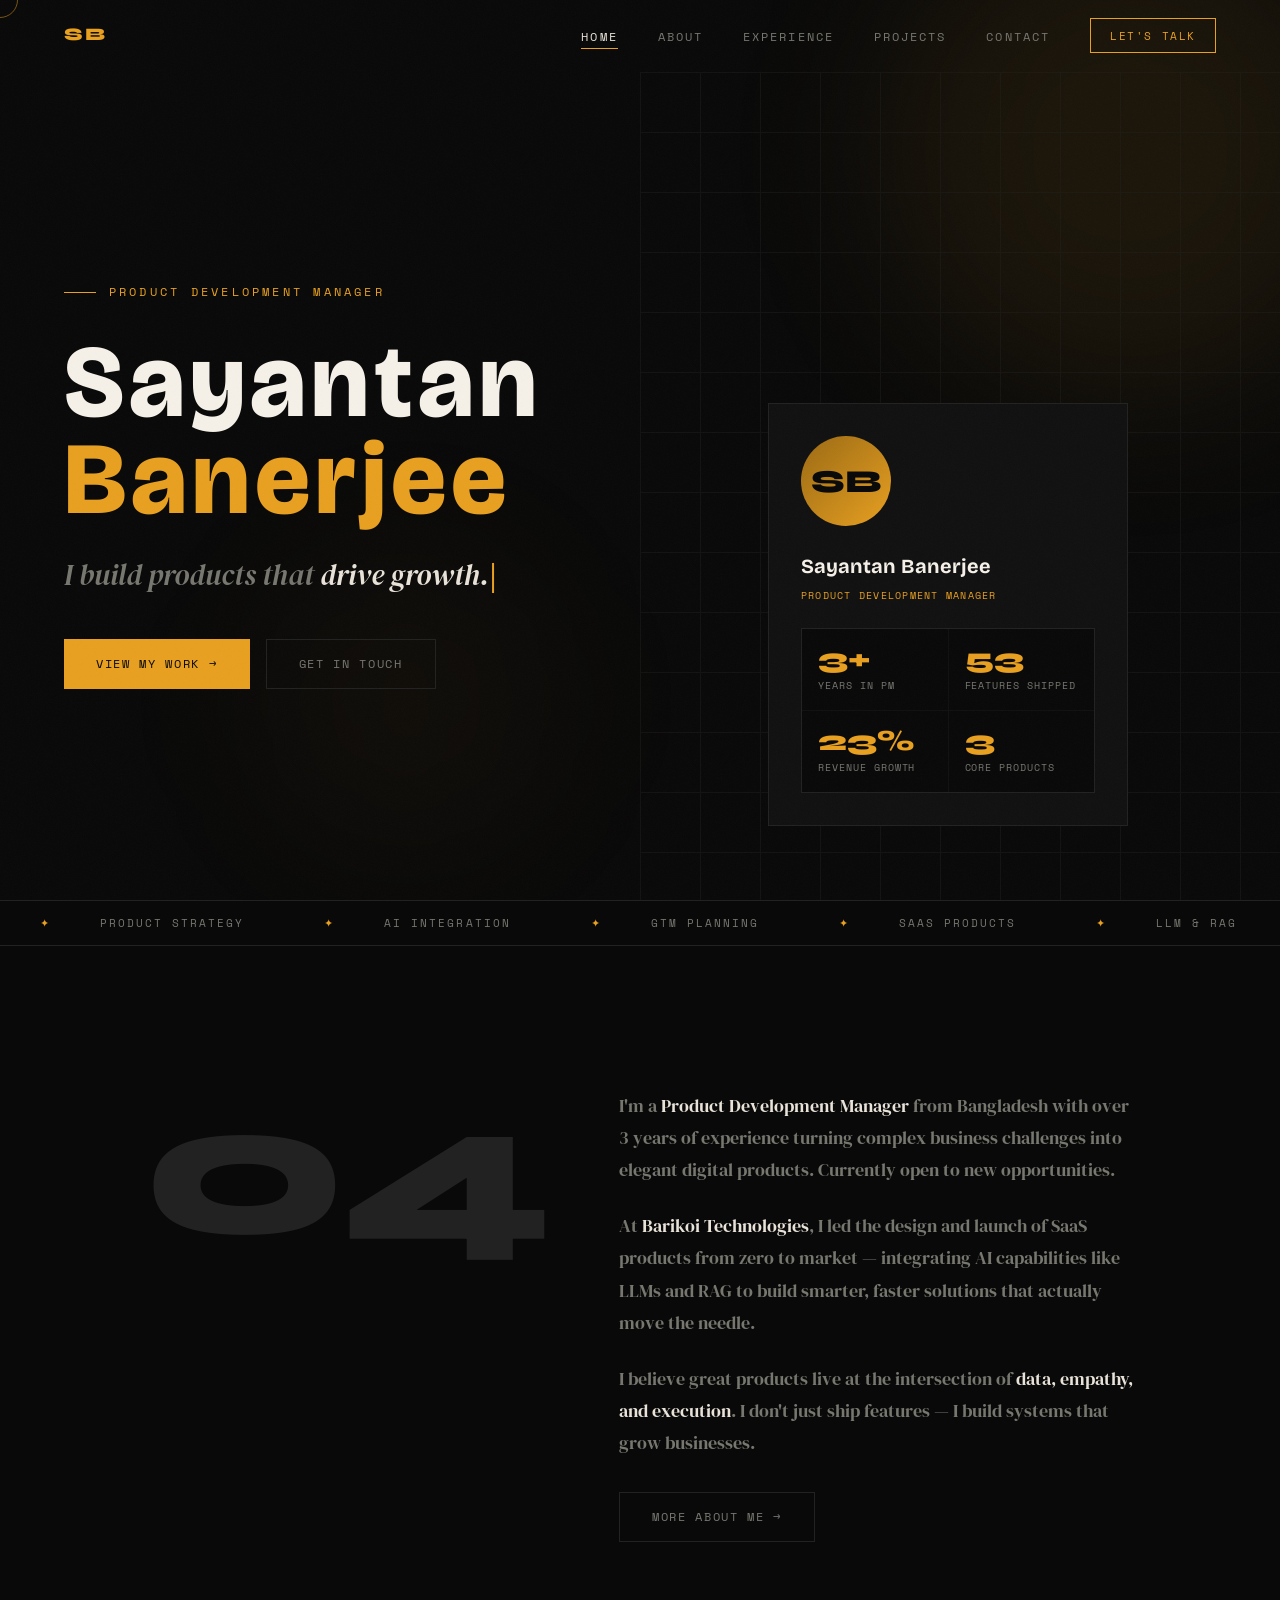
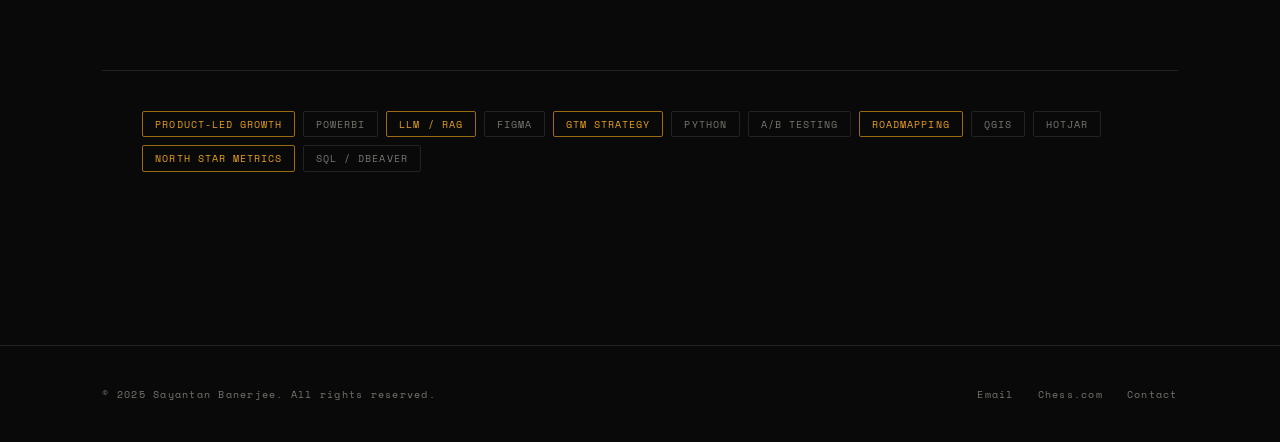
<file: index.html>
<!DOCTYPE html>
<html lang="en">
<head>
  <meta charset="UTF-8">
  <meta name="viewport" content="width=device-width, initial-scale=1.0">
  <title>Sayantan Banerjee — Product Manager</title>
  <link rel="stylesheet" href="style.css">
  <style>
    /* ── HERO ── */
    .hero {
      min-height: 100vh;
      display: grid;
      grid-template-columns: 1fr 1fr;
      padding-top: var(--nav-h);
      position: relative;
      overflow: hidden;
    }
    .hero-left {
      display: flex; flex-direction: column; justify-content: center;
      padding: clamp(2rem, 6vw, 6rem) clamp(1.5rem, 5vw, 6rem);
    }
    .hero-eyebrow {
      font-family: 'Space Mono', monospace;
      font-size: .72rem; letter-spacing: .28em; text-transform: uppercase;
      color: var(--gold); margin-bottom: 2rem;
      display: flex; align-items: center; gap: .8rem;
    }
    .hero-eyebrow::before {
      content: ''; display: block;
      width: 32px; height: 1px; background: var(--gold);
    }
    .hero-name {
      font-family: 'Bricolage Grotesque', sans-serif; font-weight: 800;
      font-size: clamp(3.5rem, 8vw, 7.5rem);
      line-height: .95; letter-spacing: .05em;
      color: var(--cream);
    }
    .hero-name span { display: block; }
    .hero-name .last { color: var(--gold); }
    .hero-role {
      font-family: 'DM Serif Display', serif; font-style: italic;
      font-size: clamp(1.2rem, 2.5vw, 1.8rem);
      color: var(--muted); margin-top: 1.5rem; margin-bottom: 2.5rem;
    }
    .hero-role .typed { color: var(--text); }
    .hero-cta { display: flex; gap: 1rem; flex-wrap: wrap; }

    /* ── HERO RIGHT ── */
    .hero-right {
      position: relative; overflow: hidden;
    }
    .hero-grid-lines {
      position: absolute; inset: 0;
      background-image:
        linear-gradient(var(--border) 1px, transparent 1px),
        linear-gradient(90deg, var(--border) 1px, transparent 1px);
      background-size: 60px 60px;
      opacity: .4;
    }
    .hero-card {
      position: absolute;
      top: 40%; left: 20%;
      transform: translate(-50%, -50%);
      width: min(360px, 80%);
      border: 1px solid var(--border);
      background: var(--surface);
      padding: 2rem;
    }
    .hero-avatar {
      width: 90px; height: 90px; border-radius: 50%;
      background: linear-gradient(135deg, var(--gold-dim), var(--gold));
      display: flex; align-items: center; justify-content: center;
      font-family: 'Syne', sans-serif; font-weight: 800;
      font-size: 2rem; color: var(--bg);
      margin-bottom: 1.5rem;
    }
    .hero-card-name {
      font-family: 'Bricolage Grotesque', sans-serif; font-weight: 700;
      font-size: 1.25rem; color: var(--cream); margin-bottom: .3rem;
    }
    .hero-card-title {
      font-family: 'Space Mono', monospace;
      font-size: .65rem; letter-spacing: .12em;
      color: var(--gold); text-transform: uppercase;
    }
    .hero-stats {
      display: grid; grid-template-columns: 1fr 1fr;
      gap: 1px; margin-top: 1.5rem;
      border: 1px solid var(--border);
    }
    .hero-stat {
      padding: 1rem; background: var(--bg);
    }
    .hero-stat-num {
      font-family: 'Syne', sans-serif; font-weight: 800;
      font-size: 1.8rem; color: var(--gold);
      line-height: 1;
    }
    .hero-stat-label {
      font-family: 'Space Mono', monospace;
      font-size: .6rem; letter-spacing: .1em;
      text-transform: uppercase; color: var(--muted);
      margin-top: .3rem;
    }
    .hero-orb {
      position: absolute; border-radius: 50%;
      filter: blur(80px); pointer-events: none;
    }
    .hero-orb-1 { width: 500px; height: 500px; background: rgba(232,160,32,.08); top: -100px; right: -100px; }
    .hero-orb-2 { width: 300px; height: 300px; background: rgba(232,160,32,.04); bottom: 50px; left: 20%; }

    /* ── MARQUEE ── */
    .marquee-wrap { border-top: 1px solid var(--border); border-bottom: 1px solid var(--border); overflow: hidden; padding: .8rem 0; }
    .marquee { display: flex; width: max-content; animation: marquee 20s linear infinite; }
    .marquee-item {
      padding: 0 2.5rem;
      font-family: 'Space Mono', monospace;
      font-size: .7rem; letter-spacing: .18em; text-transform: uppercase;
      color: var(--muted); white-space: nowrap;
    }
    .marquee-item span { color: var(--gold); margin-right: 2.5rem; }
    @keyframes marquee { from { transform: translateX(0); } to { transform: translateX(-50%); } }

    /* ── BRIEF BIO ── */
    .bio-grid {
      display: grid; grid-template-columns: 1fr 1.8fr;
      gap: clamp(2rem, 6vw, 6rem); align-items: start;
      padding: clamp(4rem,10vw,8rem) clamp(1.5rem,8vw,8rem);
      max-width: 1200px; margin: 0 auto;
    }
    .bio-number {
      font-family: 'Syne', sans-serif; font-weight: 800;
      font-size: clamp(5rem, 15vw, 12rem);
      line-height: 1; color: var(--border);
      letter-spacing: -.04em;
    }
    .bio-text { padding-top: 1rem; }
    .bio-text p {
      font-size: clamp(1rem, 1.5vw, 1.15rem);
      color: var(--muted); line-height: 1.75; margin-bottom: 1.5rem;
    }
    .bio-text p strong { color: var(--text); font-style: normal; font-family: inherit; font-weight: 400; }

    /* ── SKILLS STRIP ── */
    .skills-strip {
      display: flex; flex-wrap: wrap; gap: .5rem;
      padding: 0 clamp(1.5rem,8vw,8rem) clamp(3rem,8vw,6rem);
      max-width: 1200px; margin: 0 auto;
    }

    @media (max-width: 900px) {
      .hero { grid-template-columns: 1fr; }
      .hero-right { display: none; }
      .bio-grid { grid-template-columns: 1fr; }
      .bio-number { font-size: clamp(4rem,20vw,8rem); }
    }
  </style>
</head>
<body>

<div class="noise"></div>
<div class="cursor"><div class="cursor-dot"></div></div>
<div class="cursor"><div class="cursor-ring"></div></div>

<nav>
  <div class="nav-logo">SB</div>
  <ul class="nav-links">
    <li><a href="index.html">Home</a></li>
    <li><a href="about.html">About</a></li>
    <li><a href="experience.html">Experience</a></li>
    <li><a href="projects.html">Projects</a></li>
    <li><a href="contact.html">Contact</a></li>
  </ul>
  <a href="contact.html" class="nav-cta">Let's Talk</a>
  <div class="hamburger" id="ham"><span></span><span></span><span></span></div>
</nav>

<div class="mobile-menu" id="mobileMenu">
  <a href="index.html">Home</a>
  <a href="about.html">About</a>
  <a href="experience.html">Experience</a>
  <a href="projects.html">Projects</a>
  <a href="contact.html">Contact</a>
</div>

<main>
  <!-- HERO -->
  <section class="hero">
    <div class="hero-orb hero-orb-1"></div>
    <div class="hero-orb hero-orb-2"></div>

    <div class="hero-left">
      <p class="hero-eyebrow reveal">Product Development Manager</p>
      <h1 class="hero-name">
        <span class="reveal">Sayantan</span>
        <span class="last reveal">Banerjee</span>
      </h1>
      <p class="hero-role reveal">
        I build products that&nbsp;<span class="typed" id="typed"></span><span class="blink" style="color:var(--gold)">|</span>
      </p>
      <div class="hero-cta reveal">
        <a href="projects.html" class="btn btn-primary">View My Work →</a>
        <a href="contact.html" class="btn btn-outline">Get In Touch</a>
      </div>
    </div>

    <div class="hero-right">
      <div class="hero-grid-lines"></div>
      <div class="hero-card reveal">
        <div class="hero-avatar">SB</div>
        <div class="hero-card-name">Sayantan Banerjee</div>
        <div class="hero-card-title">Product Development Manager</div>
        <div class="hero-stats">
          <div class="hero-stat">
            <div class="hero-stat-num">3+</div>
            <div class="hero-stat-label">Years in PM</div>
          </div>
          <div class="hero-stat">
            <div class="hero-stat-num">53</div>
            <div class="hero-stat-label">Features Shipped</div>
          </div>
          <div class="hero-stat">
            <div class="hero-stat-num">23%</div>
            <div class="hero-stat-label">Revenue Growth</div>
          </div>
          <div class="hero-stat">
            <div class="hero-stat-num">3</div>
            <div class="hero-stat-label">Core Products</div>
          </div>
        </div>
      </div>
    </div>
  </section>

  <!-- MARQUEE -->
  <div class="marquee-wrap">
    <div class="marquee">
      <span class="marquee-item"><span>✦</span> Product Strategy</span>
      <span class="marquee-item"><span>✦</span> AI Integration</span>
      <span class="marquee-item"><span>✦</span> GTM Planning</span>
      <span class="marquee-item"><span>✦</span> SaaS Products</span>
      <span class="marquee-item"><span>✦</span> LLM & RAG</span>
      <span class="marquee-item"><span>✦</span> User Experience</span>
      <span class="marquee-item"><span>✦</span> Data Analytics</span>
      <span class="marquee-item"><span>✦</span> Stakeholder Mgmt</span>
      <span class="marquee-item"><span>✦</span> Product Strategy</span>
      <span class="marquee-item"><span>✦</span> AI Integration</span>
      <span class="marquee-item"><span>✦</span> GTM Planning</span>
      <span class="marquee-item"><span>✦</span> SaaS Products</span>
      <span class="marquee-item"><span>✦</span> LLM & RAG</span>
      <span class="marquee-item"><span>✦</span> User Experience</span>
      <span class="marquee-item"><span>✦</span> Data Analytics</span>
      <span class="marquee-item"><span>✦</span> Stakeholder Mgmt</span>
    </div>
  </div>

  <!-- BIO -->
  <div class="bio-grid">
    <div class="bio-number reveal">04</div>
    <div class="bio-text">
      <p class="reveal">I'm a <strong>Product Development Manager</strong> from Bangladesh with over 3 years of experience turning complex business challenges into elegant digital products. Currently open to new opportunities.</p>
      <p class="reveal">At <strong>Barikoi Technologies</strong>, I led the design and launch of SaaS products from zero to market — integrating AI capabilities like LLMs and RAG to build smarter, faster solutions that actually move the needle.</p>
      <p class="reveal">I believe great products live at the intersection of <strong>data, empathy, and execution</strong>. I don't just ship features — I build systems that grow businesses.</p>
      <a href="about.html" class="btn btn-outline reveal" style="margin-top:.5rem">More About Me →</a>
    </div>
  </div>

  <div class="divider"></div>

  <!-- SKILLS STRIP -->
  <div class="skills-strip" style="margin-top:2.5rem">
    <span class="tag gold">Product-Led Growth</span>
    <span class="tag">PowerBI</span>
    <span class="tag gold">LLM / RAG</span>
    <span class="tag">Figma</span>
    <span class="tag gold">GTM Strategy</span>
    <span class="tag">Python</span>
    <span class="tag">A/B Testing</span>
    <span class="tag gold">Roadmapping</span>
    <span class="tag">QGIS</span>
    <span class="tag">Hotjar</span>
    <span class="tag gold">North Star Metrics</span>
    <span class="tag">SQL / DBeaver</span>
  </div>
  <br><br><br>
</main>

<footer>
  <p>© 2025 Sayantan Banerjee. All rights reserved.</p>
  <div class="footer-links">
    <a href="mailto:sayantan420.sb@gmail.com">Email</a>
    <a href="https://www.chess.com/member/sayantanbanerjee7" target="_blank">Chess.com</a>
    <a href="contact.html">Contact</a>
  </div>
</footer>

<script src="main.js"></script>
<script>
  // Blink cursor
  const blink = document.querySelector('.blink');
  if (blink) setInterval(() => blink.style.opacity = blink.style.opacity === '0' ? '1' : '0', 530);
  // Typewriter
  typeWriter(document.getElementById('typed'), [
    'drive growth.',
    'solve real problems.',
    'delight users.',
    'scale businesses.',
  ]);
</script>
</body>
</html>
</file>
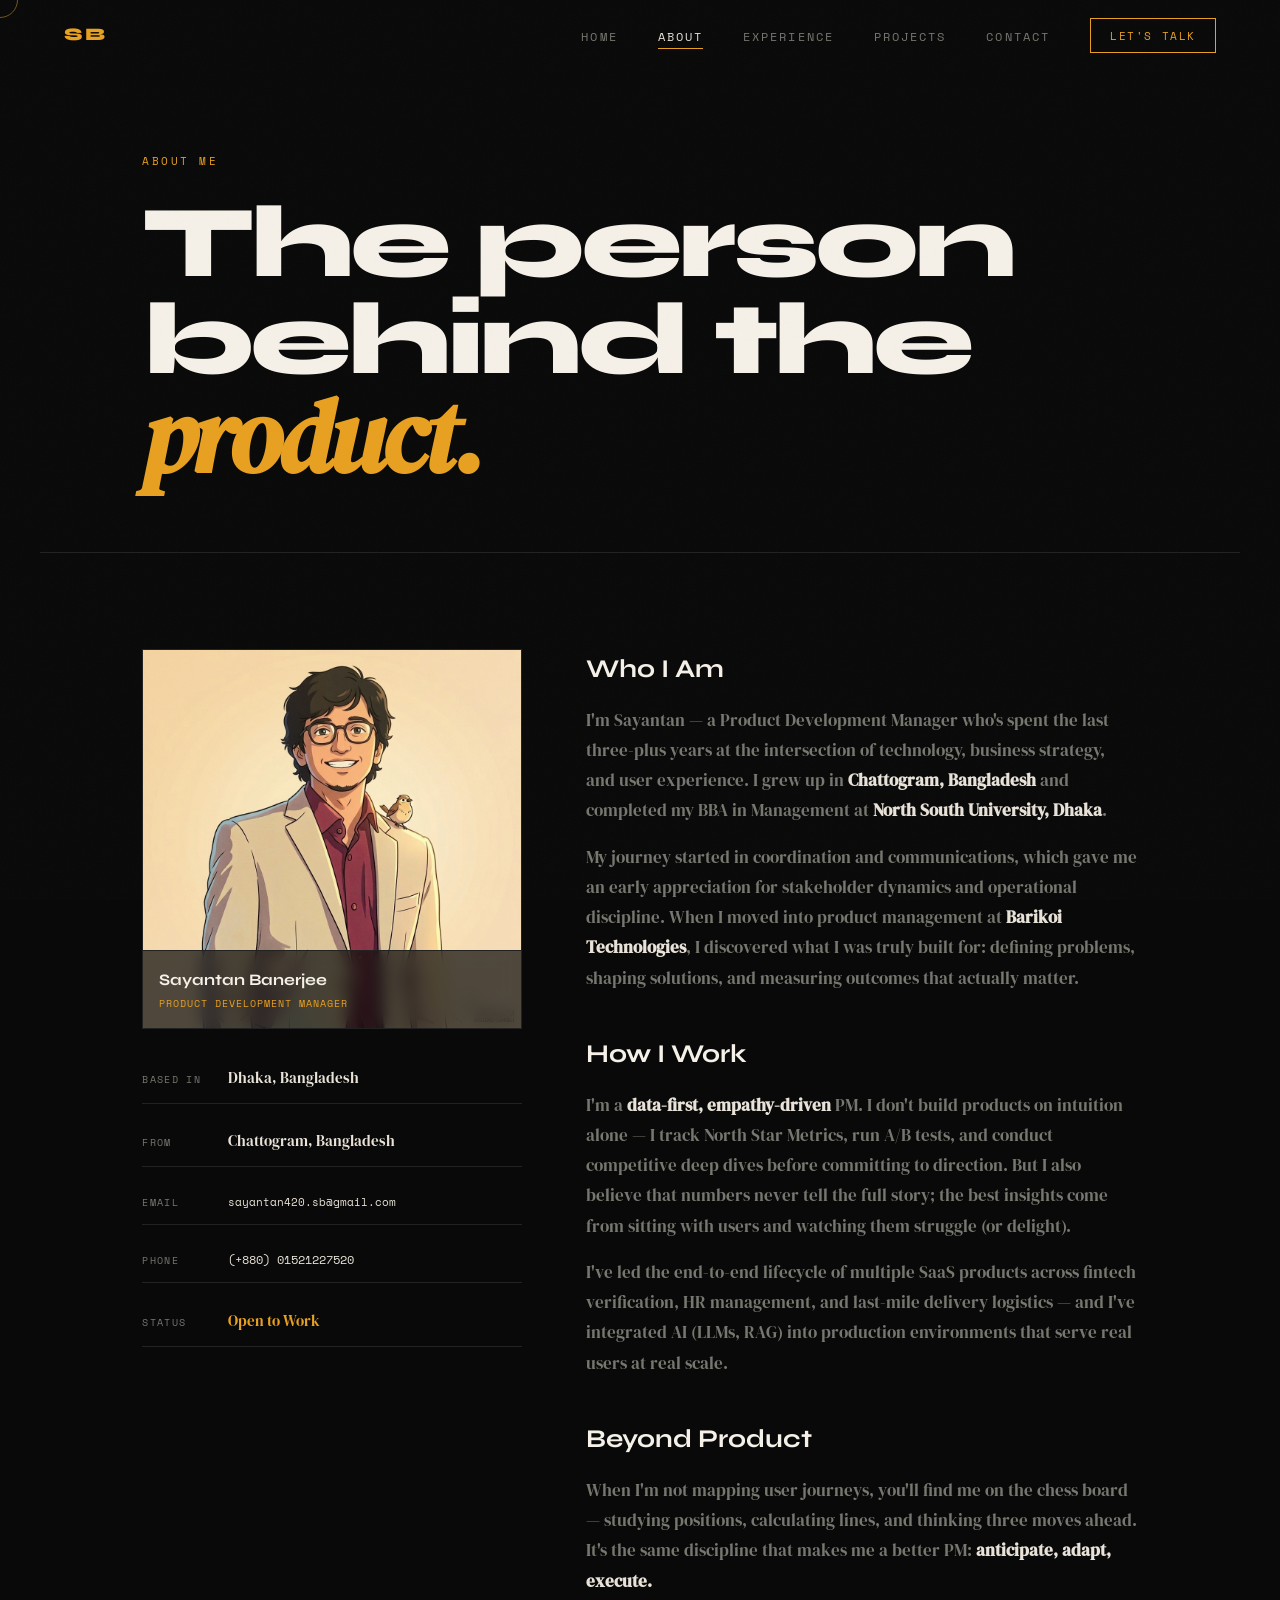
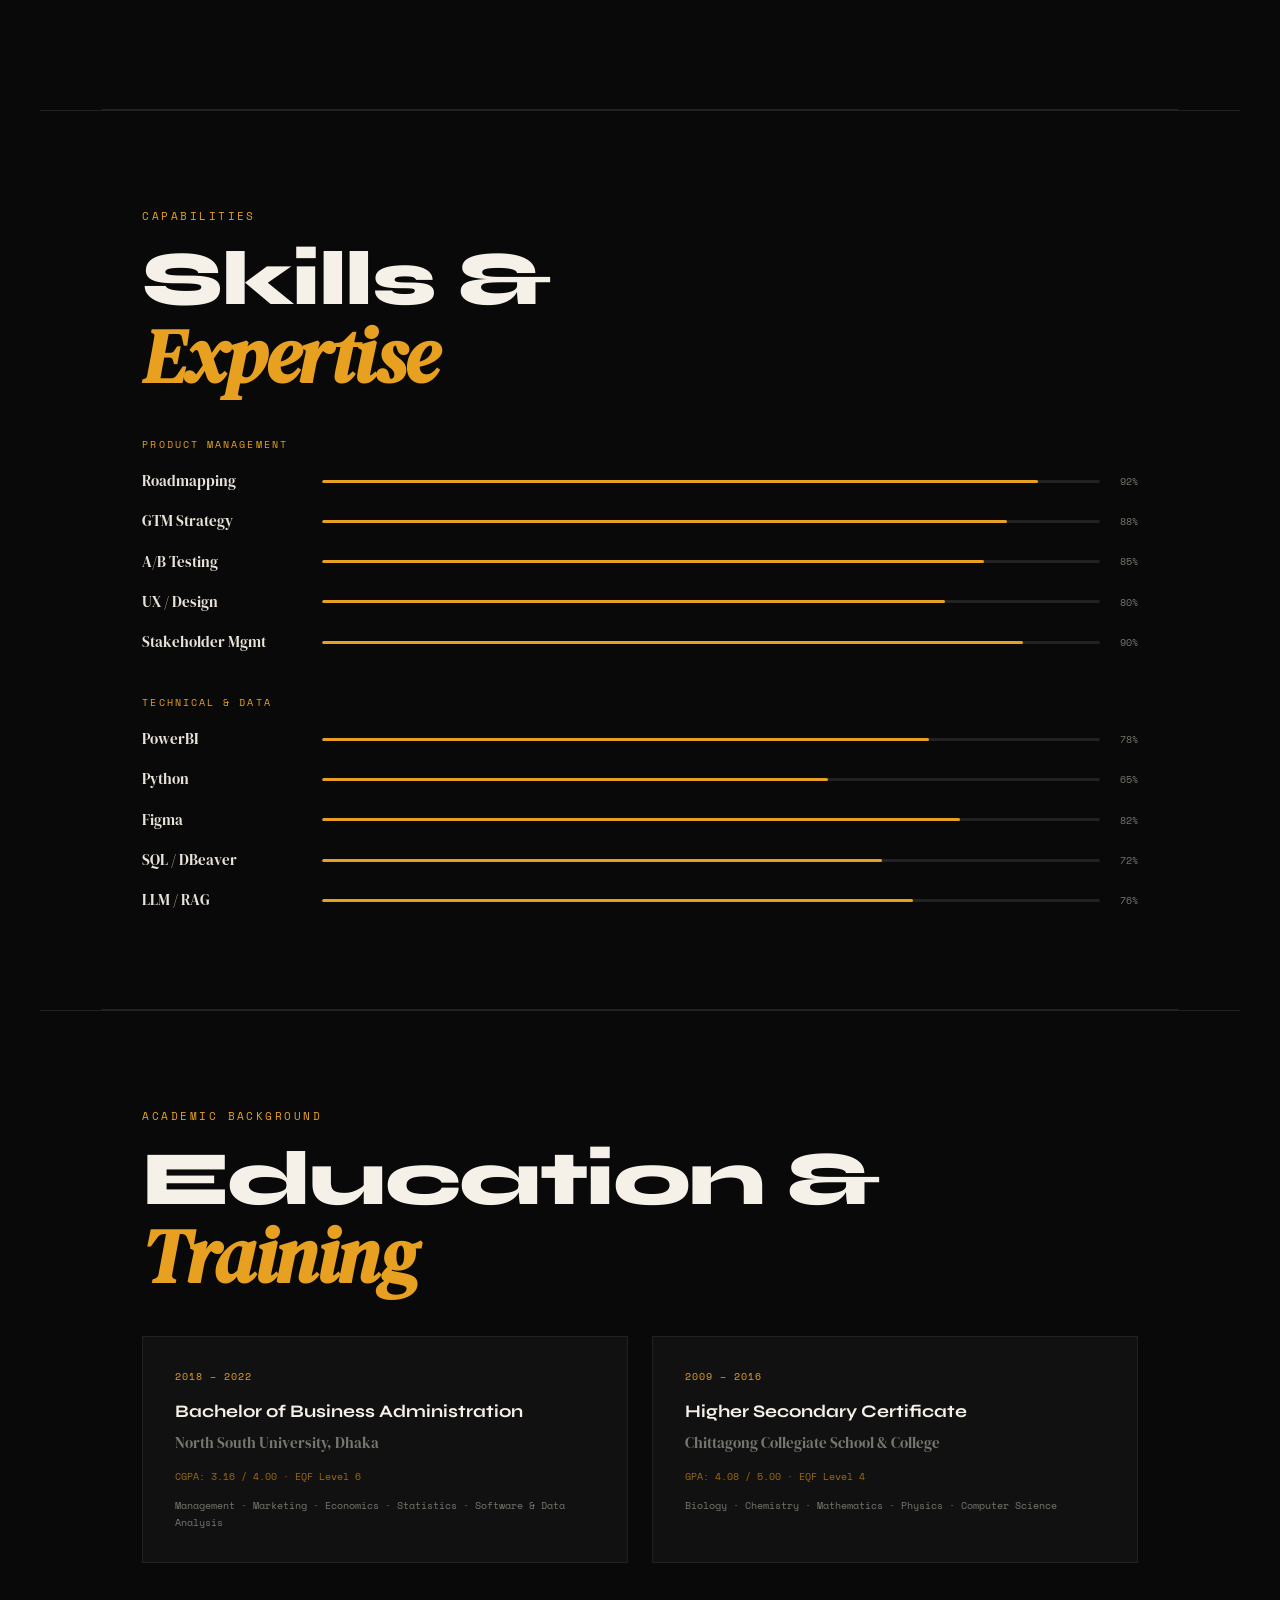
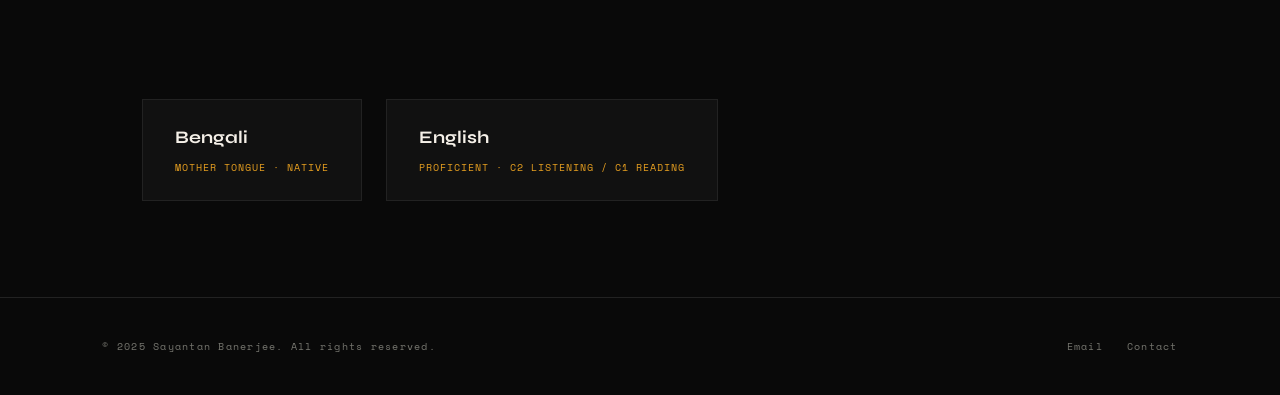
<file: about.html>
<!DOCTYPE html>
<html lang="en">
<head>
  <meta charset="UTF-8">
  <meta name="viewport" content="width=device-width, initial-scale=1.0">
  <title>About — Sayantan Banerjee</title>
  <link rel="stylesheet" href="style.css">
  <style>
    .page-hero {
      padding: calc(var(--nav-h) + 5rem) clamp(1.5rem,8vw,8rem) 4rem;
      max-width: 1200px; margin: 0 auto;
      border-bottom: 1px solid var(--border);
    }
    .page-hero .section-label { margin-bottom: 1.5rem; }
    .page-title {
      font-family: 'Syne', sans-serif; font-weight: 800;
      font-size: clamp(3rem,8vw,7rem);
      line-height: .95; letter-spacing: -.04em;
      color: var(--cream);
    }
    .page-title em { font-family: 'DM Serif Display', serif; font-style: italic; color: var(--gold); }

    /* ABOUT GRID */
    .about-grid {
      display: grid;
      grid-template-columns: 380px 1fr;
      gap: 4rem;
      max-width: 1200px; margin: 0 auto;
      padding: clamp(3rem,8vw,6rem) clamp(1.5rem,8vw,8rem);
    }
    .about-sidebar { position: sticky; top: calc(var(--nav-h) + 2rem); align-self: start; }
    .avatar-block {
      width: 100%; aspect-ratio: 1;
      background: var(--surface);
      border: 1px solid var(--border);
      display: flex; align-items: center; justify-content: center;
      position: relative; overflow: hidden;
      margin-bottom: 1.5rem;
    }
    .avatar-block::before {
      content: '';
      position: absolute; inset: 0;
      background: linear-gradient(135deg, rgba(232,160,32,.15) 0%, transparent 60%);
    }
    .avatar-initials {
      font-family: 'Syne', sans-serif; font-weight: 800;
      font-size: 6rem; color: rgba(232,160,32,.18);
      letter-spacing: -.04em;
    }
    .avatar-badge {
      position: absolute; bottom: 0; left: 0; right: 0;
      padding: 1rem;
      background: rgba(9,9,9,.7);
      backdrop-filter: blur(8px);
      border-top: 1px solid var(--border);
    }
    .avatar-badge-name {
      font-family: 'Syne', sans-serif; font-weight: 700;
      font-size: 1rem; color: var(--cream); margin-bottom: .2rem;
    }
    .avatar-badge-role {
      font-family: 'Space Mono', monospace; font-size: .62rem;
      letter-spacing: .1em; text-transform: uppercase; color: var(--gold);
    }
    .sidebar-info { display: flex; flex-direction: column; gap: .8rem; }
    .info-row {
      display: flex; gap: 1rem; align-items: baseline;
      padding: .8rem 0; border-bottom: 1px solid var(--border);
    }
    .info-label {
      font-family: 'Space Mono', monospace; font-size: .6rem;
      letter-spacing: .14em; text-transform: uppercase; color: var(--muted);
      min-width: 70px;
    }
    .info-value {
      font-family: 'DM Serif Display', serif; font-size: .95rem; color: var(--text);
    }

    /* ABOUT CONTENT */
    .about-content h2 {
      font-family: 'Syne', sans-serif; font-weight: 700;
      font-size: 1.6rem; color: var(--cream);
      margin: 2.5rem 0 1rem;
    }
    .about-content h2:first-child { margin-top: 0; }
    .about-content p {
      font-size: 1.05rem; color: var(--muted); line-height: 1.8;
      margin-bottom: 1rem;
    }
    .about-content p strong { color: var(--text); font-style: normal; }

    /* SKILLS */
    .skills-section {
      max-width: 1200px; margin: 0 auto;
      padding: clamp(3rem,8vw,6rem) clamp(1.5rem,8vw,8rem);
      border-top: 1px solid var(--border);
    }
    .skills-cats { display: flex; flex-direction: column; gap: 2.5rem; margin-top: 2.5rem; }
    .skill-cat-title {
      font-family: 'Space Mono', monospace; font-size: .65rem;
      letter-spacing: .2em; text-transform: uppercase; color: var(--gold);
      margin-bottom: 1rem;
    }
    .skill-bars { display: flex; flex-direction: column; gap: 1rem; }
    .skill-bar-item { display: grid; grid-template-columns: 160px 1fr auto; align-items: center; gap: 1.2rem; }
    .skill-name { font-family: 'DM Serif Display', serif; font-size: .95rem; color: var(--text); }
    .skill-track { height: 3px; background: var(--border); border-radius: 2px; overflow: hidden; }
    .skill-fill {
      height: 100%; border-radius: 2px; background: var(--gold);
      width: 0; transition: width 1s var(--ease);
    }
    .skill-pct { font-family: 'Space Mono', monospace; font-size: .65rem; color: var(--muted); }

    /* EDUCATION */
    .edu-section {
      max-width: 1200px; margin: 0 auto;
      padding: clamp(3rem,8vw,6rem) clamp(1.5rem,8vw,8rem);
      border-top: 1px solid var(--border);
    }
    .edu-cards { display: grid; grid-template-columns: 1fr 1fr; gap: 1.5rem; margin-top: 2.5rem; }
    .edu-card {
      padding: 2rem; border: 1px solid var(--border);
      background: var(--surface);
      transition: border-color .25s, transform .25s;
    }
    .edu-card:hover { border-color: var(--gold-dim); transform: translateY(-3px); }
    .edu-year { font-family: 'Space Mono', monospace; font-size: .62rem; letter-spacing: .1em; text-transform: uppercase; color: var(--gold); margin-bottom: .8rem; }
    .edu-degree { font-family: 'Syne', sans-serif; font-weight: 700; font-size: 1.1rem; color: var(--cream); margin-bottom: .3rem; }
    .edu-school { font-family: 'DM Serif Display', serif; font-size: .95rem; color: var(--muted); margin-bottom: .8rem; }
    .edu-grade { font-family: 'Space Mono', monospace; font-size: .65rem; color: var(--gold-dim); }

    /* LANG */
    .lang-section {
      max-width: 1200px; margin: 0 auto;
      padding: 0 clamp(1.5rem,8vw,8rem) clamp(3rem,8vw,6rem);
    }
    .lang-cards { display: flex; gap: 1.5rem; flex-wrap: wrap; margin-top: 2.5rem; }
    .lang-card { border: 1px solid var(--border); padding: 1.5rem 2rem; background: var(--surface); }
    .lang-name { font-family: 'Syne', sans-serif; font-weight: 700; font-size: 1.1rem; color: var(--cream); margin-bottom: .5rem; }
    .lang-level { font-family: 'Space Mono', monospace; font-size: .62rem; letter-spacing: .1em; text-transform: uppercase; color: var(--gold); }

    @media (max-width: 900px) {
      .about-grid { grid-template-columns: 1fr; }
      .about-sidebar { position: static; }
      .edu-cards { grid-template-columns: 1fr; }
      .skill-bar-item { grid-template-columns: 120px 1fr auto; }
    }
  </style>
</head>
<body>
<div class="noise"></div>
<div class="cursor"><div class="cursor-dot"></div></div>
<div class="cursor"><div class="cursor-ring"></div></div>

<nav>
  <div class="nav-logo">SB</div>
  <ul class="nav-links">
    <li><a href="index.html">Home</a></li>
    <li><a href="about.html">About</a></li>
    <li><a href="experience.html">Experience</a></li>
    <li><a href="projects.html">Projects</a></li>
    <li><a href="contact.html">Contact</a></li>
  </ul>
  <a href="contact.html" class="nav-cta">Let's Talk</a>
  <div class="hamburger"><span></span><span></span><span></span></div>
</nav>
<div class="mobile-menu">
  <a href="index.html">Home</a>
  <a href="about.html">About</a>
  <a href="experience.html">Experience</a>
  <a href="projects.html">Projects</a>
  <a href="contact.html">Contact</a>
</div>

<main>
  <div class="page-hero">
    <p class="section-label reveal">About Me</p>
    <h1 class="page-title reveal">The person<br>behind the <em>product.</em></h1>
  </div>

  <div class="about-grid">
    <!-- Sidebar -->
    <aside class="about-sidebar reveal">
      <div class="avatar-block">
        <div class="avatar-initials">
          <img src="img/profile_photo.png" alt="Sayantan Banerjee" srcset="">
        </div>
        <div class="avatar-badge">
          <div class="avatar-badge-name">Sayantan Banerjee</div>
          <div class="avatar-badge-role">Product Development Manager</div>
        </div>
      </div>
      <div class="sidebar-info">
        <div class="info-row"><span class="info-label">Based in</span><span class="info-value">Dhaka, Bangladesh</span></div>
        <div class="info-row"><span class="info-label">From</span><span class="info-value">Chattogram, Bangladesh</span></div>
        <div class="info-row"><span class="info-label">Email</span><span class="info-value" style="font-family:'Space Mono',monospace;font-size:.7rem;word-break:break-all">sayantan420.sb@gmail.com</span></div>
        <div class="info-row"><span class="info-label">Phone</span><span class="info-value" style="font-family:'Space Mono',monospace;font-size:.75rem">(+880) 01521227520</span></div>
        <div class="info-row"><span class="info-label">Status</span><span class="info-value" style="color:var(--gold)">Open to Work</span></div>
      </div>
    </aside>

    <!-- Content -->
    <div class="about-content">
      <h2 class="reveal">Who I Am</h2>
      <p class="reveal">I'm Sayantan — a Product Development Manager who's spent the last three-plus years at the intersection of technology, business strategy, and user experience. I grew up in <strong>Chattogram, Bangladesh</strong> and completed my BBA in Management at <strong>North South University, Dhaka</strong>.</p>
      <p class="reveal">My journey started in coordination and communications, which gave me an early appreciation for stakeholder dynamics and operational discipline. When I moved into product management at <strong>Barikoi Technologies</strong>, I discovered what I was truly built for: defining problems, shaping solutions, and measuring outcomes that actually matter.</p>

      <h2 class="reveal">How I Work</h2>
      <p class="reveal">I'm a <strong>data-first, empathy-driven</strong> PM. I don't build products on intuition alone — I track North Star Metrics, run A/B tests, and conduct competitive deep dives before committing to direction. But I also believe that numbers never tell the full story; the best insights come from sitting with users and watching them struggle (or delight).</p>
      <p class="reveal">I've led the end-to-end lifecycle of multiple SaaS products across fintech verification, HR management, and last-mile delivery logistics — and I've integrated AI (LLMs, RAG) into production environments that serve real users at real scale.</p>

      <h2 class="reveal">Beyond Product</h2>
      <p class="reveal">When I'm not mapping user journeys, you'll find me on the chess board — studying positions, calculating lines, and thinking three moves ahead. It's the same discipline that makes me a better PM: <strong>anticipate, adapt, execute.</strong></p>
    </div>
  </div>

  <!-- SKILLS -->
  <div class="divider"></div>
  <section class="skills-section">
    <p class="section-label reveal">Capabilities</p>
    <h2 class="section-title reveal">Skills &amp;<br><em>Expertise</em></h2>

    <div class="skills-cats stagger">
      <!-- Product -->
      <div class="reveal">
        <div class="skill-cat-title">Product Management</div>
        <div class="skill-bars">
          <div class="skill-bar-item"><span class="skill-name">Roadmapping</span><div class="skill-track"><div class="skill-fill" data-w="92"></div></div><span class="skill-pct">92%</span></div>
          <div class="skill-bar-item"><span class="skill-name">GTM Strategy</span><div class="skill-track"><div class="skill-fill" data-w="88"></div></div><span class="skill-pct">88%</span></div>
          <div class="skill-bar-item"><span class="skill-name">A/B Testing</span><div class="skill-track"><div class="skill-fill" data-w="85"></div></div><span class="skill-pct">85%</span></div>
          <div class="skill-bar-item"><span class="skill-name">UX / Design</span><div class="skill-track"><div class="skill-fill" data-w="80"></div></div><span class="skill-pct">80%</span></div>
          <div class="skill-bar-item"><span class="skill-name">Stakeholder Mgmt</span><div class="skill-track"><div class="skill-fill" data-w="90"></div></div><span class="skill-pct">90%</span></div>
        </div>
      </div>

      <!-- Tech -->
      <div class="reveal">
        <div class="skill-cat-title">Technical &amp; Data</div>
        <div class="skill-bars">
          <div class="skill-bar-item"><span class="skill-name">PowerBI</span><div class="skill-track"><div class="skill-fill" data-w="78"></div></div><span class="skill-pct">78%</span></div>
          <div class="skill-bar-item"><span class="skill-name">Python</span><div class="skill-track"><div class="skill-fill" data-w="65"></div></div><span class="skill-pct">65%</span></div>
          <div class="skill-bar-item"><span class="skill-name">Figma</span><div class="skill-track"><div class="skill-fill" data-w="82"></div></div><span class="skill-pct">82%</span></div>
          <div class="skill-bar-item"><span class="skill-name">SQL / DBeaver</span><div class="skill-track"><div class="skill-fill" data-w="72"></div></div><span class="skill-pct">72%</span></div>
          <div class="skill-bar-item"><span class="skill-name">LLM / RAG</span><div class="skill-track"><div class="skill-fill" data-w="76"></div></div><span class="skill-pct">76%</span></div>
        </div>
      </div>
    </div>
  </section>

  <!-- EDUCATION -->
  <div class="divider"></div>
  <section class="edu-section">
    <p class="section-label reveal">Academic Background</p>
    <h2 class="section-title reveal">Education &amp;<br><em>Training</em></h2>
    <div class="edu-cards">
      <div class="edu-card reveal">
        <div class="edu-year">2018 – 2022</div>
        <div class="edu-degree">Bachelor of Business Administration</div>
        <div class="edu-school">North South University, Dhaka</div>
        <div class="edu-grade">CGPA: 3.16 / 4.00 · EQF Level 6</div>
        <p style="margin-top:.8rem;font-family:'Space Mono',monospace;font-size:.6rem;color:var(--muted);line-height:1.7">Management · Marketing · Economics · Statistics · Software & Data Analysis</p>
      </div>
      <div class="edu-card reveal">
        <div class="edu-year">2009 – 2016</div>
        <div class="edu-degree">Higher Secondary Certificate</div>
        <div class="edu-school">Chittagong Collegiate School &amp; College</div>
        <div class="edu-grade">GPA: 4.08 / 5.00 · EQF Level 4</div>
        <p style="margin-top:.8rem;font-family:'Space Mono',monospace;font-size:.6rem;color:var(--muted);line-height:1.7">Biology · Chemistry · Mathematics · Physics · Computer Science</p>
      </div>
    </div>
  </section>

  <!-- LANGUAGES -->
  <section class="lang-section">
    <div class="lang-cards">
      <div class="lang-card reveal">
        <div class="lang-name">Bengali</div>
        <div class="lang-level">Mother Tongue · Native</div>
      </div>
      <div class="lang-card reveal">
        <div class="lang-name">English</div>
        <div class="lang-level">Proficient · C2 Listening / C1 Reading</div>
      </div>
    </div>
  </section>
</main>

<footer>
  <p>© 2025 Sayantan Banerjee. All rights reserved.</p>
  <div class="footer-links">
    <a href="mailto:sayantan420.sb@gmail.com">Email</a>
    <a href="contact.html">Contact</a>
  </div>
</footer>

<script src="main.js"></script>
<script>
  // Animate skill bars
  const fillObs = new IntersectionObserver(entries => {
    entries.forEach(e => {
      if (e.isIntersecting) {
        e.target.querySelectorAll('.skill-fill').forEach(f => {
          f.style.width = f.dataset.w + '%';
        });
        fillObs.unobserve(e.target);
      }
    });
  }, { threshold: .3 });
  document.querySelectorAll('.skill-bars').forEach(el => fillObs.observe(el));
</script>
</body>
</html>
</file>
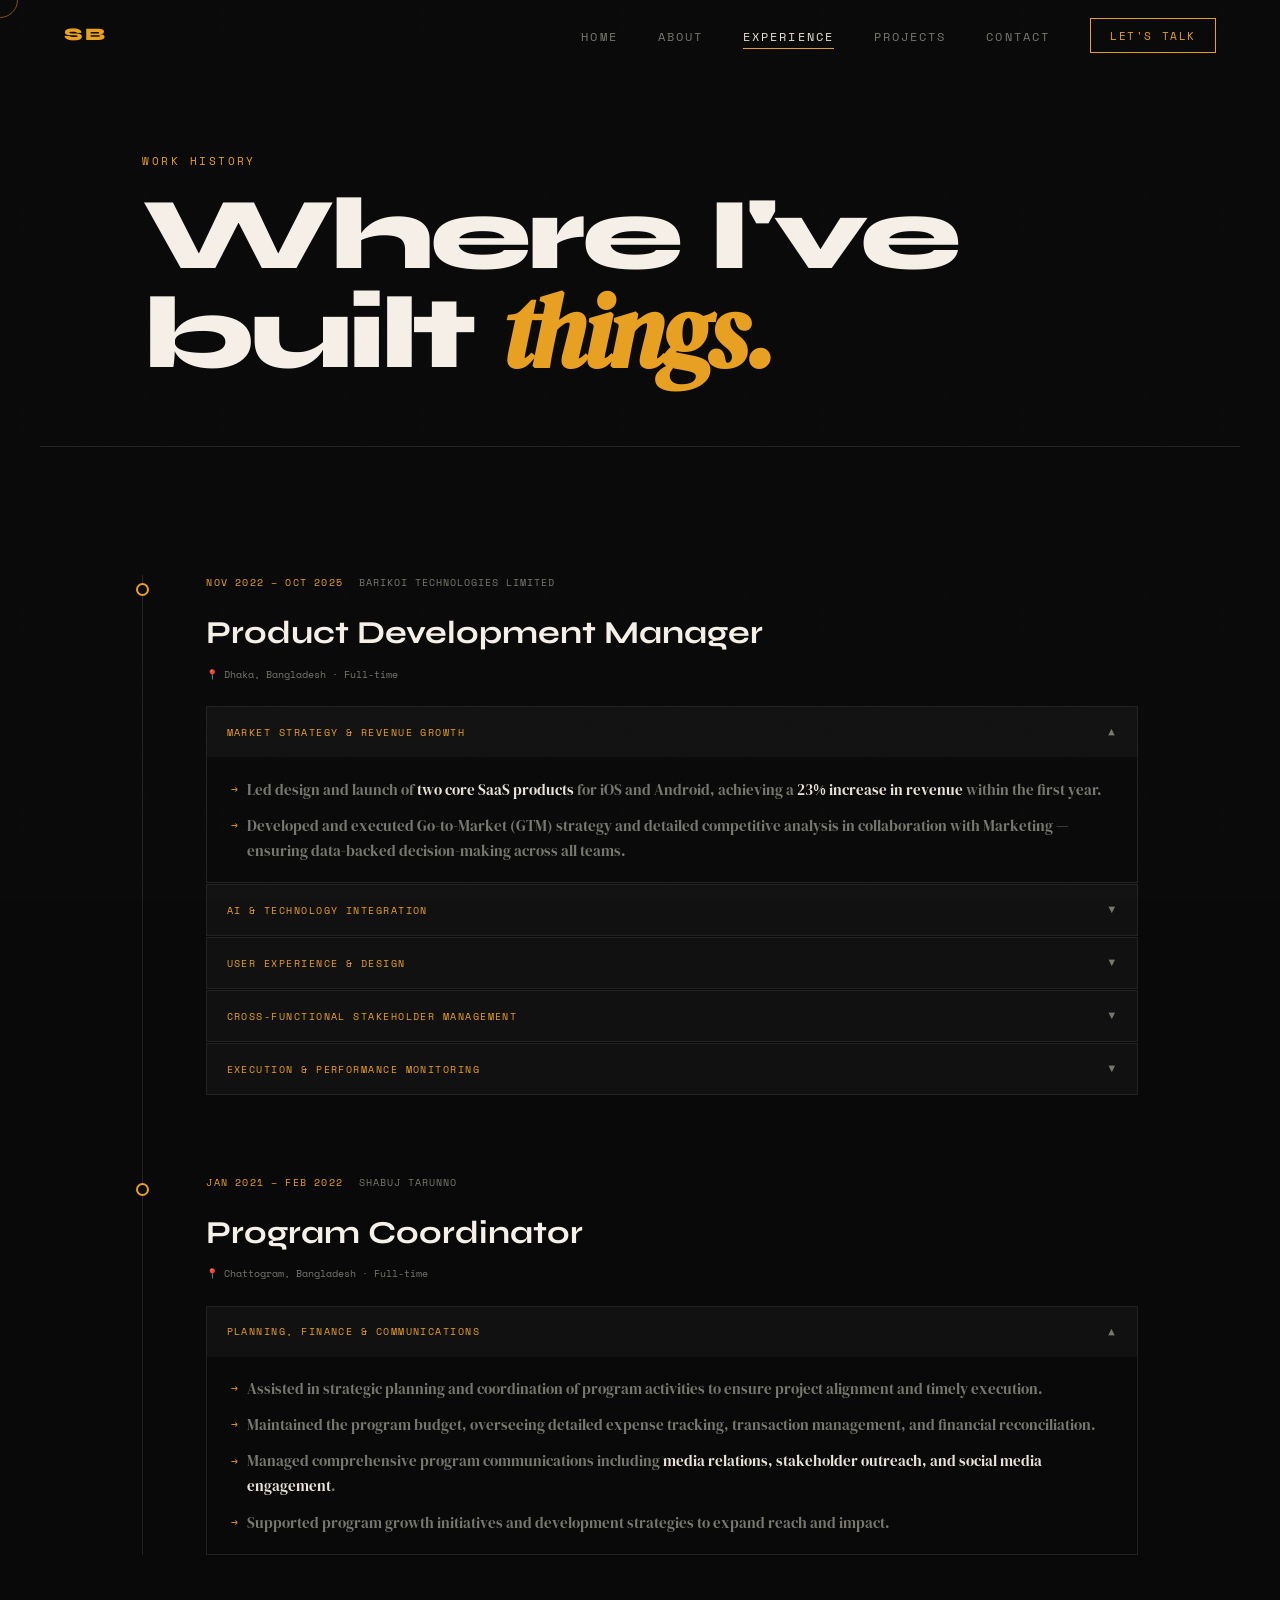
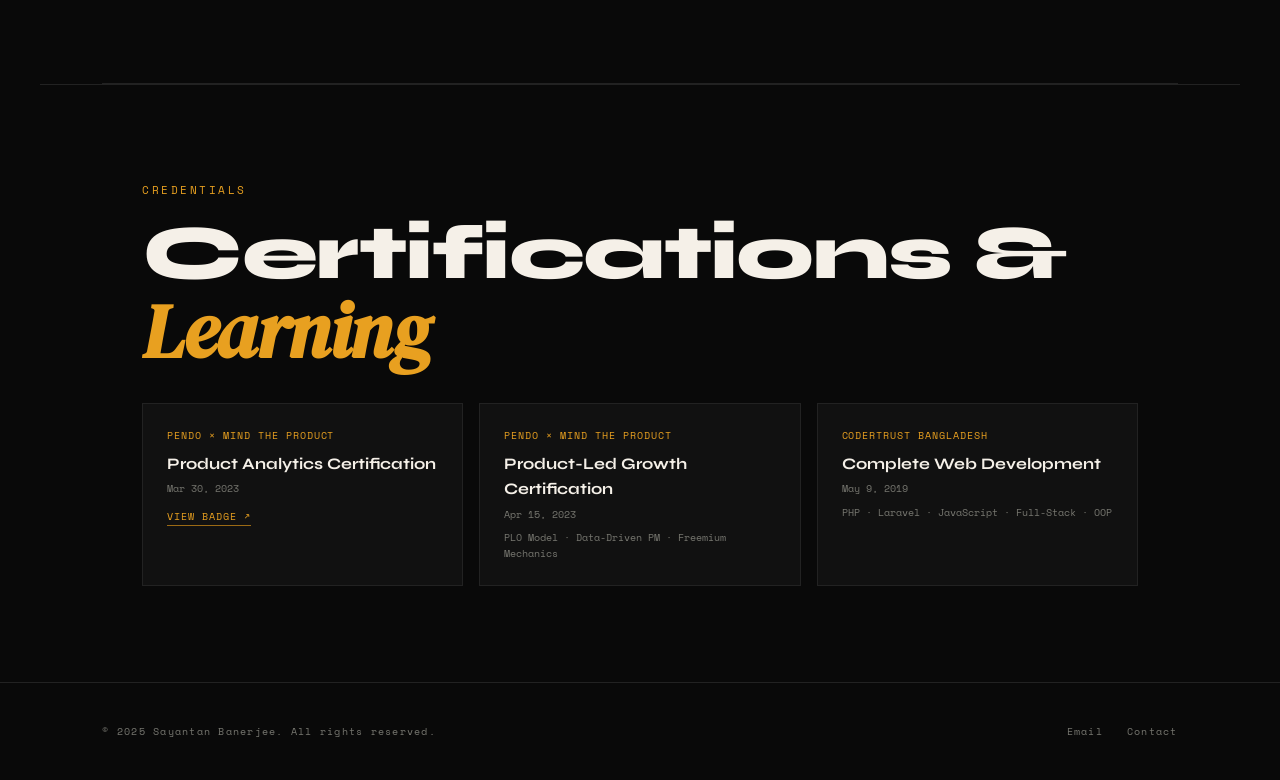
<file: experience.html>
<!DOCTYPE html>
<html lang="en">
<head>
  <meta charset="UTF-8">
  <meta name="viewport" content="width=device-width, initial-scale=1.0">
  <title>Experience — Sayantan Banerjee</title>
  <link rel="stylesheet" href="style.css">
  <style>
    .page-hero {
      padding: calc(var(--nav-h) + 5rem) clamp(1.5rem,8vw,8rem) 4rem;
      max-width: 1200px; margin: 0 auto;
      border-bottom: 1px solid var(--border);
    }
    .page-title {
      font-family: 'Syne', sans-serif; font-weight: 800;
      font-size: clamp(3rem,8vw,7rem);
      line-height: .95; letter-spacing: -.04em; color: var(--cream);
    }
    .page-title em { font-family: 'DM Serif Display', serif; font-style: italic; color: var(--gold); }

    /* TIMELINE */
    .timeline-wrap {
      max-width: 1200px; margin: 0 auto;
      padding: clamp(4rem,10vw,8rem) clamp(1.5rem,8vw,8rem);
    }
    .timeline { position: relative; }
    .timeline::before {
      content: '';
      position: absolute; left: 0; top: 0; bottom: 0;
      width: 1px; background: var(--border);
    }
    .timeline-item {
      position: relative;
      padding-left: clamp(2rem, 5vw, 4rem);
      margin-bottom: 5rem;
    }
    .timeline-item:last-child { margin-bottom: 0; }
    .timeline-dot {
      position: absolute; left: -6px; top: 8px;
      width: 13px; height: 13px; border-radius: 50%;
      background: var(--bg); border: 2px solid var(--gold);
      transition: background .25s;
    }
    .timeline-item:hover .timeline-dot { background: var(--gold); }
    .timeline-meta {
      display: flex; align-items: center; gap: 1rem; flex-wrap: wrap;
      margin-bottom: 1rem;
    }
    .timeline-period {
      font-family: 'Space Mono', monospace; font-size: .62rem;
      letter-spacing: .12em; text-transform: uppercase; color: var(--gold);
    }
    .timeline-company {
      font-family: 'Space Mono', monospace; font-size: .62rem;
      letter-spacing: .1em; text-transform: uppercase; color: var(--muted);
    }
    .timeline-role {
      font-family: 'Syne', sans-serif; font-weight: 700;
      font-size: clamp(1.4rem, 3vw, 2rem); color: var(--cream);
      margin-bottom: .5rem;
    }
    .timeline-location {
      font-family: 'Space Mono', monospace; font-size: .62rem;
      color: var(--muted); margin-bottom: 1.5rem;
    }

    /* Accordion sections inside timeline */
    .exp-cats { display: flex; flex-direction: column; gap: 1px; }
    .exp-cat {
      border: 1px solid var(--border);
      overflow: hidden;
    }
    .exp-cat-header {
      display: flex; align-items: center; justify-content: space-between;
      padding: 1rem 1.2rem; cursor: pointer;
      background: var(--surface); transition: background .2s;
      user-select: none;
    }
    .exp-cat-header:hover { background: rgba(232,160,32,.05); }
    .exp-cat-title {
      font-family: 'Space Mono', monospace; font-size: .65rem;
      letter-spacing: .14em; text-transform: uppercase; color: var(--gold);
    }
    .exp-cat-arrow {
      font-size: .7rem; color: var(--muted);
      transition: transform .3s;
    }
    .exp-cat.open .exp-cat-arrow { transform: rotate(180deg); }
    .exp-cat-body {
      max-height: 0; overflow: hidden;
      transition: max-height .4s var(--ease), padding .3s;
      background: var(--bg);
    }
    .exp-cat.open .exp-cat-body { max-height: 600px; }
    .exp-cat-body ul {
      padding: 1.2rem 1.5rem; list-style: none;
      display: flex; flex-direction: column; gap: .7rem;
    }
    .exp-cat-body li {
      padding-left: 1rem; position: relative;
      font-size: .95rem; color: var(--muted); line-height: 1.65;
    }
    .exp-cat-body li::before {
      content: '→'; position: absolute; left: 0;
      color: var(--gold); font-family: 'Space Mono', monospace; font-size: .7rem;
      top: .2rem;
    }
    .exp-cat-body li strong { color: var(--text); font-weight: 400; }

    /* Certs strip */
    .cert-section {
      max-width: 1200px; margin: 0 auto;
      padding: clamp(3rem,8vw,6rem) clamp(1.5rem,8vw,8rem);
      border-top: 1px solid var(--border);
    }
    .cert-cards { display: grid; grid-template-columns: repeat(auto-fill, minmax(260px, 1fr)); gap: 1rem; margin-top: 2rem; }
    .cert-card {
      padding: 1.5rem; border: 1px solid var(--border); background: var(--surface);
      transition: border-color .25s, transform .25s;
    }
    .cert-card:hover { border-color: var(--gold-dim); transform: translateY(-3px); }
    .cert-org { font-family: 'Space Mono', monospace; font-size: .6rem; letter-spacing: .1em; text-transform: uppercase; color: var(--gold); margin-bottom: .5rem; }
    .cert-name { font-family: 'Syne', sans-serif; font-weight: 700; font-size: 1rem; color: var(--cream); margin-bottom: .3rem; }
    .cert-date { font-family: 'Space Mono', monospace; font-size: .6rem; color: var(--muted); }
    .cert-link { display: inline-block; margin-top: .8rem; font-family: 'Space Mono', monospace; font-size: .6rem; letter-spacing: .1em; text-transform: uppercase; color: var(--gold); border-bottom: 1px solid var(--gold-dim); transition: color .2s; }
    .cert-link:hover { color: var(--cream); }
  </style>
</head>
<body>
<div class="noise"></div>
<div class="cursor"><div class="cursor-dot"></div></div>
<div class="cursor"><div class="cursor-ring"></div></div>

<nav>
  <div class="nav-logo">SB</div>
  <ul class="nav-links">
    <li><a href="index.html">Home</a></li>
    <li><a href="about.html">About</a></li>
    <li><a href="experience.html">Experience</a></li>
    <li><a href="projects.html">Projects</a></li>
    <li><a href="contact.html">Contact</a></li>
  </ul>
  <a href="contact.html" class="nav-cta">Let's Talk</a>
  <div class="hamburger"><span></span><span></span><span></span></div>
</nav>
<div class="mobile-menu">
  <a href="index.html">Home</a>
  <a href="about.html">About</a>
  <a href="experience.html">Experience</a>
  <a href="projects.html">Projects</a>
  <a href="contact.html">Contact</a>
</div>

<main>
  <div class="page-hero">
    <p class="section-label reveal">Work History</p>
    <h1 class="page-title reveal">Where I've<br>built <em>things.</em></h1>
  </div>

  <div class="timeline-wrap">
    <div class="timeline">

      <!-- Barikoi -->
      <div class="timeline-item reveal">
        <div class="timeline-dot"></div>
        <div class="timeline-meta">
          <span class="timeline-period">Nov 2022 – Oct 2025</span>
          <span class="timeline-company">Barikoi Technologies Limited</span>
        </div>
        <div class="timeline-role">Product Development Manager</div>
        <div class="timeline-location">📍 Dhaka, Bangladesh · Full-time</div>
        <div class="exp-cats">
          <div class="exp-cat open">
            <div class="exp-cat-header">
              <span class="exp-cat-title">Market Strategy &amp; Revenue Growth</span>
              <span class="exp-cat-arrow">▼</span>
            </div>
            <div class="exp-cat-body">
              <ul>
                <li>Led design and launch of <strong>two core SaaS products</strong> for iOS and Android, achieving a <strong>23% increase in revenue</strong> within the first year.</li>
                <li>Developed and executed Go-to-Market (GTM) strategy and detailed competitive analysis in collaboration with Marketing — ensuring data-backed decision-making across all teams.</li>
              </ul>
            </div>
          </div>
          <div class="exp-cat">
            <div class="exp-cat-header">
              <span class="exp-cat-title">AI &amp; Technology Integration</span>
              <span class="exp-cat-arrow">▼</span>
            </div>
            <div class="exp-cat-body">
              <ul>
                <li>Pioneered AI integration by conducting market tests with <strong>Large Language Models (LLM)</strong> and <strong>Retrieval-Augmented Generation (RAG)</strong> principles.</li>
                <li>Developed and deployed a <strong>GPT-based chatbot</strong> that demonstrably reduced friction and volume in customer support inquiries.</li>
              </ul>
            </div>
          </div>
          <div class="exp-cat">
            <div class="exp-cat-header">
              <span class="exp-cat-title">User Experience &amp; Design</span>
              <span class="exp-cat-arrow">▼</span>
            </div>
            <div class="exp-cat-body">
              <ul>
                <li>Defined and enhanced the end-to-end user experience for client SaaS offerings, specializing in the interaction design and integration of complex <strong>mapping and location-based technologies</strong>.</li>
              </ul>
            </div>
          </div>
          <div class="exp-cat">
            <div class="exp-cat-header">
              <span class="exp-cat-title">Cross-Functional Stakeholder Management</span>
              <span class="exp-cat-arrow">▼</span>
            </div>
            <div class="exp-cat-body">
              <ul>
                <li>Acted as the key liaison between clients, sales, and marketing — initiating meetings to gather comprehensive requirements and pain points.</li>
                <li>Translated high-level business needs into <strong>precise and actionable functional specifications</strong> for the technical development team.</li>
              </ul>
            </div>
          </div>
          <div class="exp-cat">
            <div class="exp-cat-header">
              <span class="exp-cat-title">Execution &amp; Performance Monitoring</span>
              <span class="exp-cat-arrow">▼</span>
            </div>
            <div class="exp-cat-body">
              <ul>
                <li>Simplified complex problems into manageable segments, developed clear product roadmaps, and guided successful project execution end-to-end.</li>
                <li>Optimized product performance through <strong>strategic A/B testing</strong> based on strong hypotheses prior to final roll-outs.</li>
                <li>Monitored <strong>North Star Metrics</strong> diligently, aligning product strategy with key performance indicators at all times.</li>
              </ul>
            </div>
          </div>
        </div>
      </div>

      <!-- Shabuj Tarunno -->
      <div class="timeline-item reveal">
        <div class="timeline-dot"></div>
        <div class="timeline-meta">
          <span class="timeline-period">Jan 2021 – Feb 2022</span>
          <span class="timeline-company">Shabuj Tarunno</span>
        </div>
        <div class="timeline-role">Program Coordinator</div>
        <div class="timeline-location">📍 Chattogram, Bangladesh · Full-time</div>
        <div class="exp-cats">
          <div class="exp-cat open">
            <div class="exp-cat-header">
              <span class="exp-cat-title">Planning, Finance &amp; Communications</span>
              <span class="exp-cat-arrow">▼</span>
            </div>
            <div class="exp-cat-body">
              <ul>
                <li>Assisted in strategic planning and coordination of program activities to ensure project alignment and timely execution.</li>
                <li>Maintained the program budget, overseeing detailed expense tracking, transaction management, and financial reconciliation.</li>
                <li>Managed comprehensive program communications including <strong>media relations, stakeholder outreach, and social media engagement</strong>.</li>
                <li>Supported program growth initiatives and development strategies to expand reach and impact.</li>
              </ul>
            </div>
          </div>
        </div>
      </div>

    </div><!-- /timeline -->
  </div>

  <!-- CERTIFICATIONS -->
  <div class="divider"></div>
  <section class="cert-section">
    <p class="section-label reveal">Credentials</p>
    <h2 class="section-title reveal">Certifications &amp;<br><em>Learning</em></h2>
    <div class="cert-cards">
      <div class="cert-card reveal">
        <div class="cert-org">Pendo × Mind the Product</div>
        <div class="cert-name">Product Analytics Certification</div>
        <div class="cert-date">Mar 30, 2023</div>
        <a href="https://www.credly.com/badges/c1c4ca71-be7c-48f5-8036-a11a3028b481/public_url" target="_blank" class="cert-link">View Badge ↗</a>
      </div>
      <div class="cert-card reveal">
        <div class="cert-org">Pendo × Mind the Product</div>
        <div class="cert-name">Product-Led Growth Certification</div>
        <div class="cert-date">Apr 15, 2023</div>
        <p style="margin-top:.5rem;font-family:'Space Mono',monospace;font-size:.6rem;color:var(--muted);line-height:1.6">PLO Model · Data-Driven PM · Freemium Mechanics</p>
      </div>
      <div class="cert-card reveal">
        <div class="cert-org">CoderTrust Bangladesh</div>
        <div class="cert-name">Complete Web Development</div>
        <div class="cert-date">May 9, 2019</div>
        <p style="margin-top:.5rem;font-family:'Space Mono',monospace;font-size:.6rem;color:var(--muted);line-height:1.6">PHP · Laravel · JavaScript · Full-Stack · OOP</p>
      </div>
    </div>
  </section>
</main>

<footer>
  <p>© 2025 Sayantan Banerjee. All rights reserved.</p>
  <div class="footer-links">
    <a href="mailto:sayantan420.sb@gmail.com">Email</a>
    <a href="contact.html">Contact</a>
  </div>
</footer>

<script src="main.js"></script>
<script>
  // Accordion
  document.querySelectorAll('.exp-cat-header').forEach(header => {
    header.addEventListener('click', () => {
      const cat = header.parentElement;
      cat.classList.toggle('open');
    });
  });
</script>
</body>
</html>
</file>
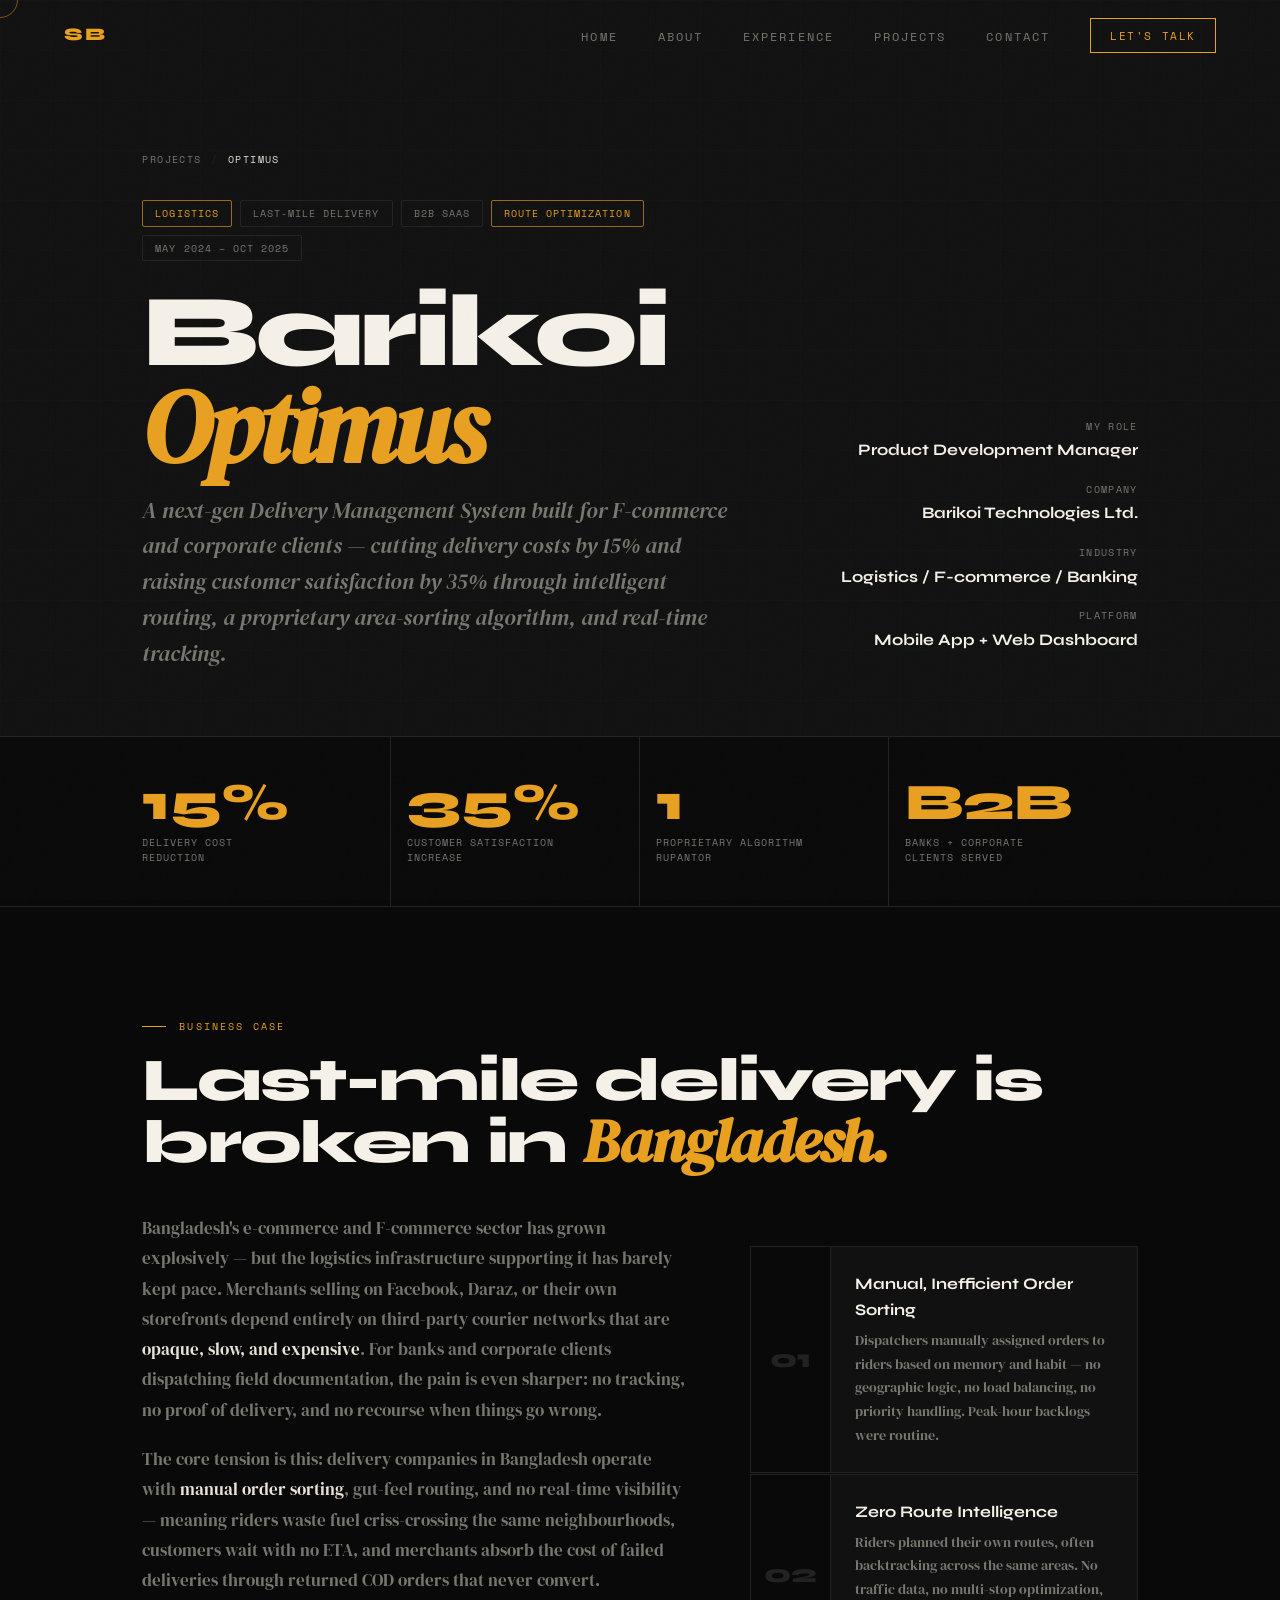
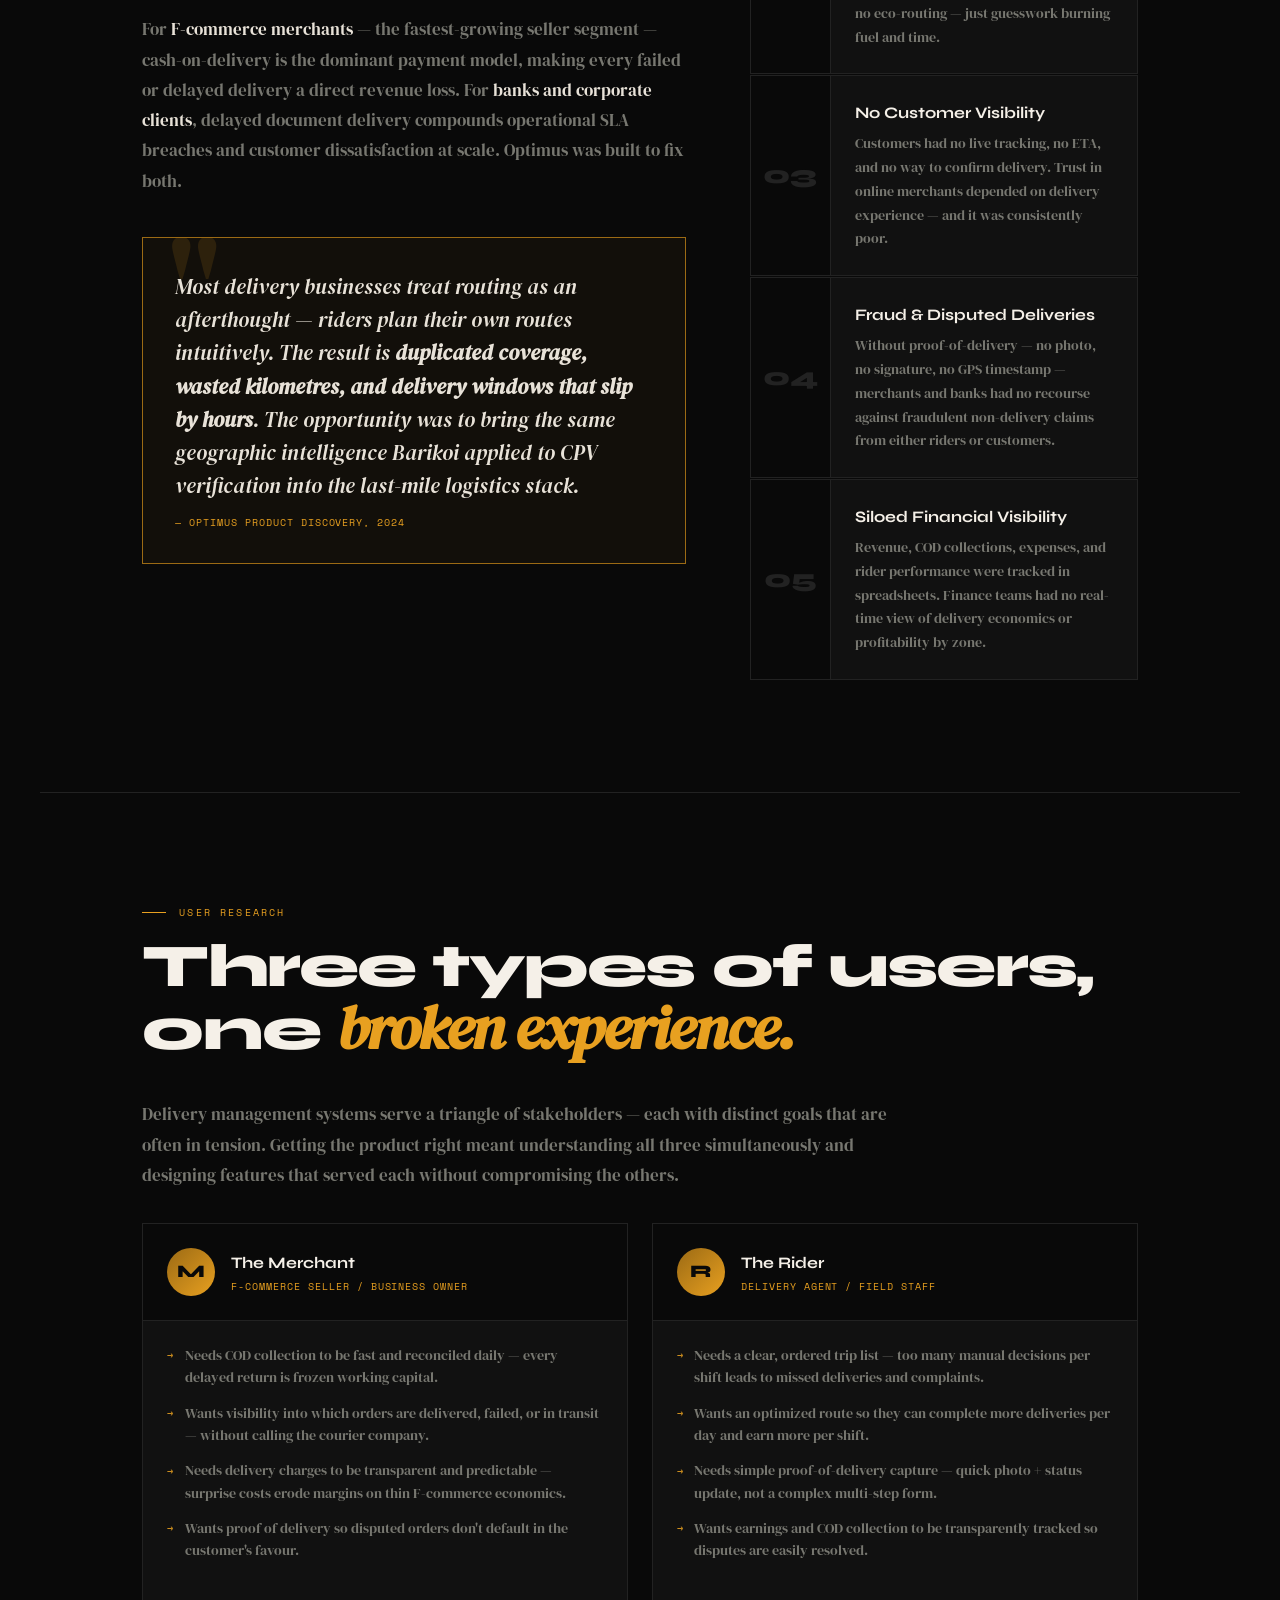
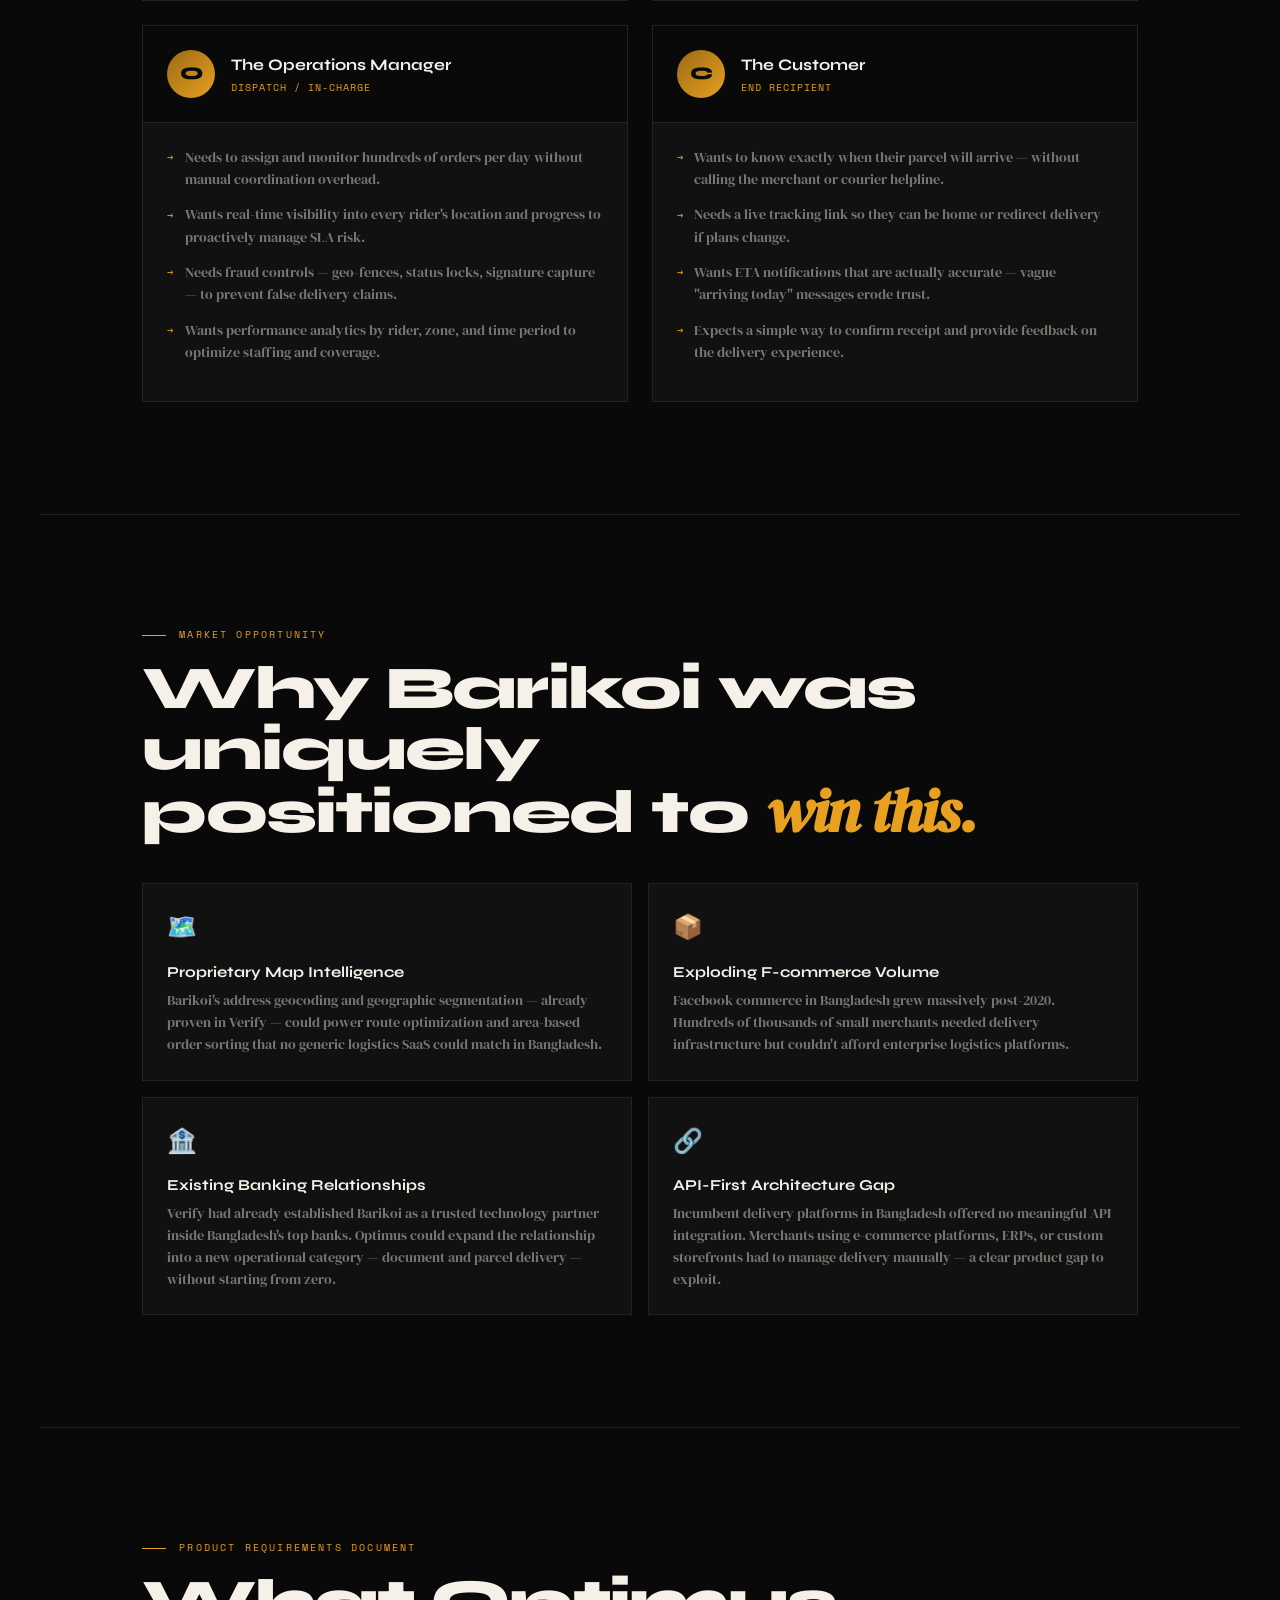
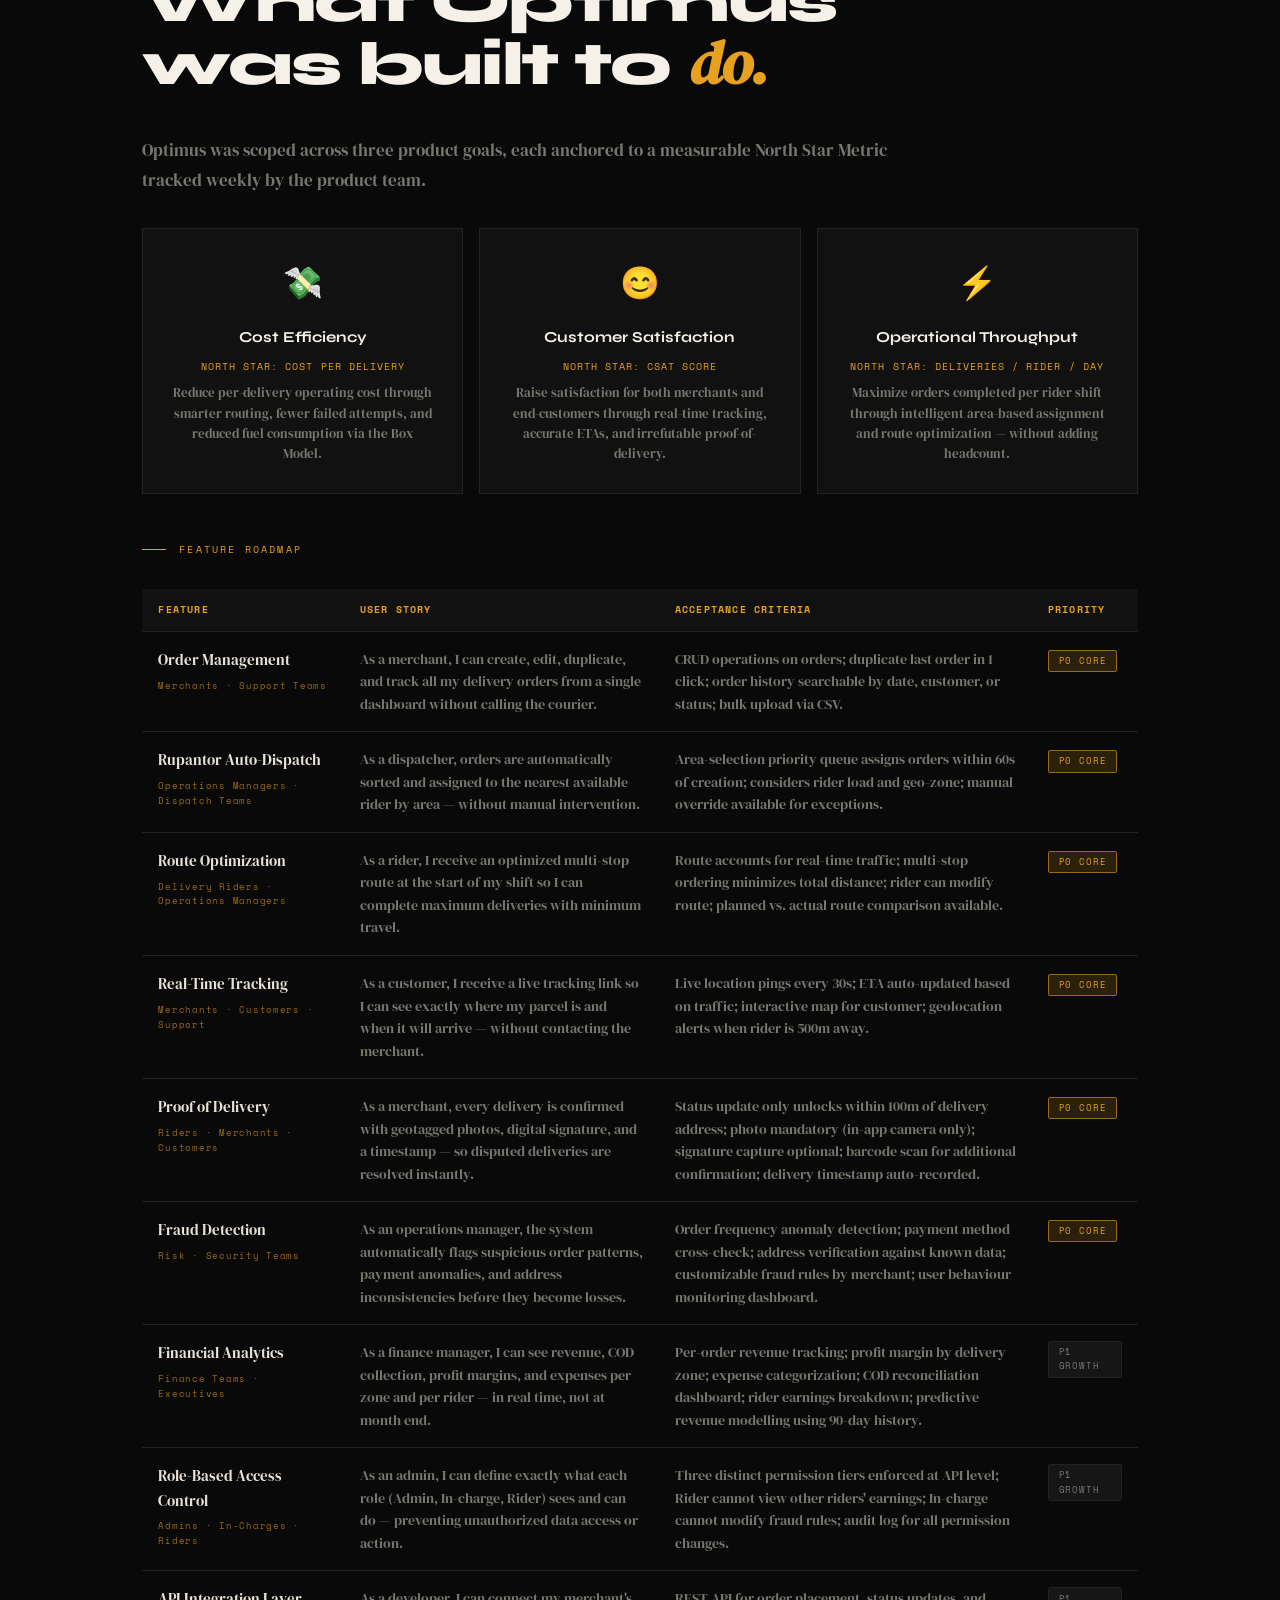
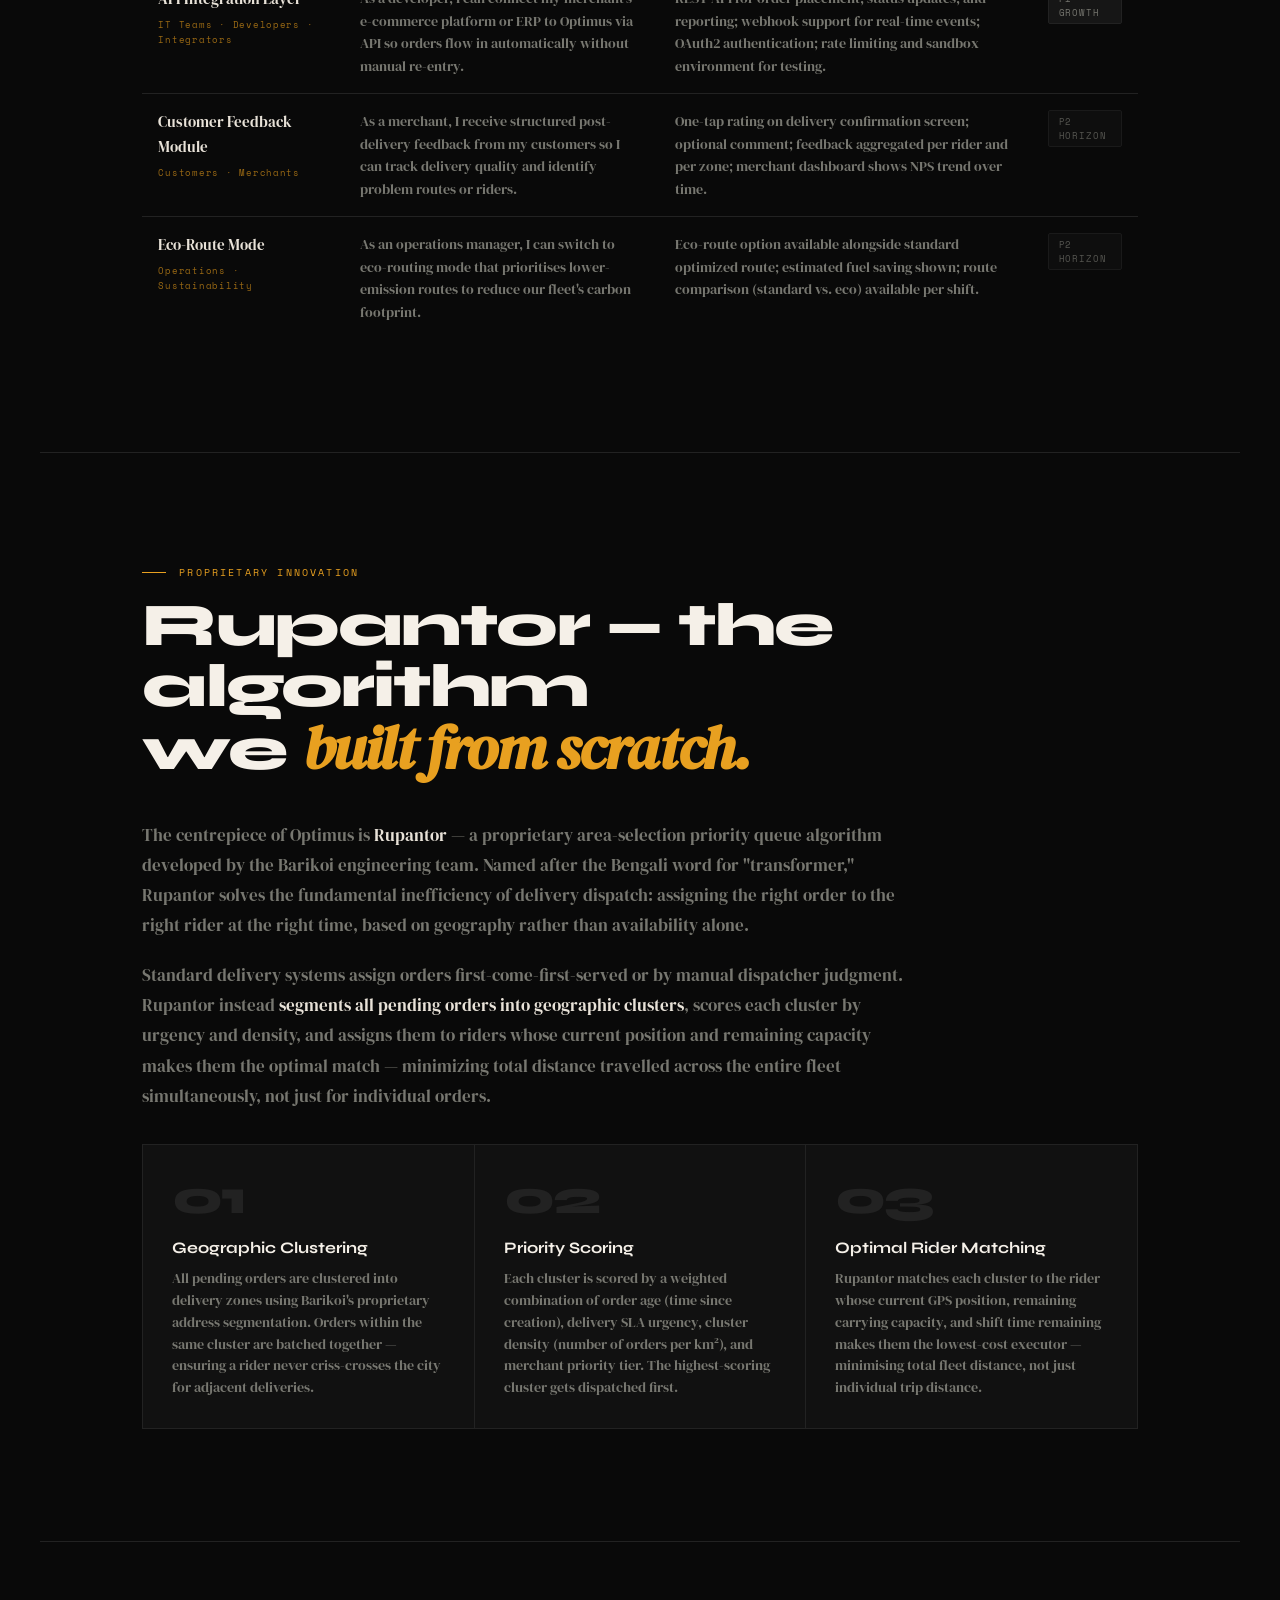
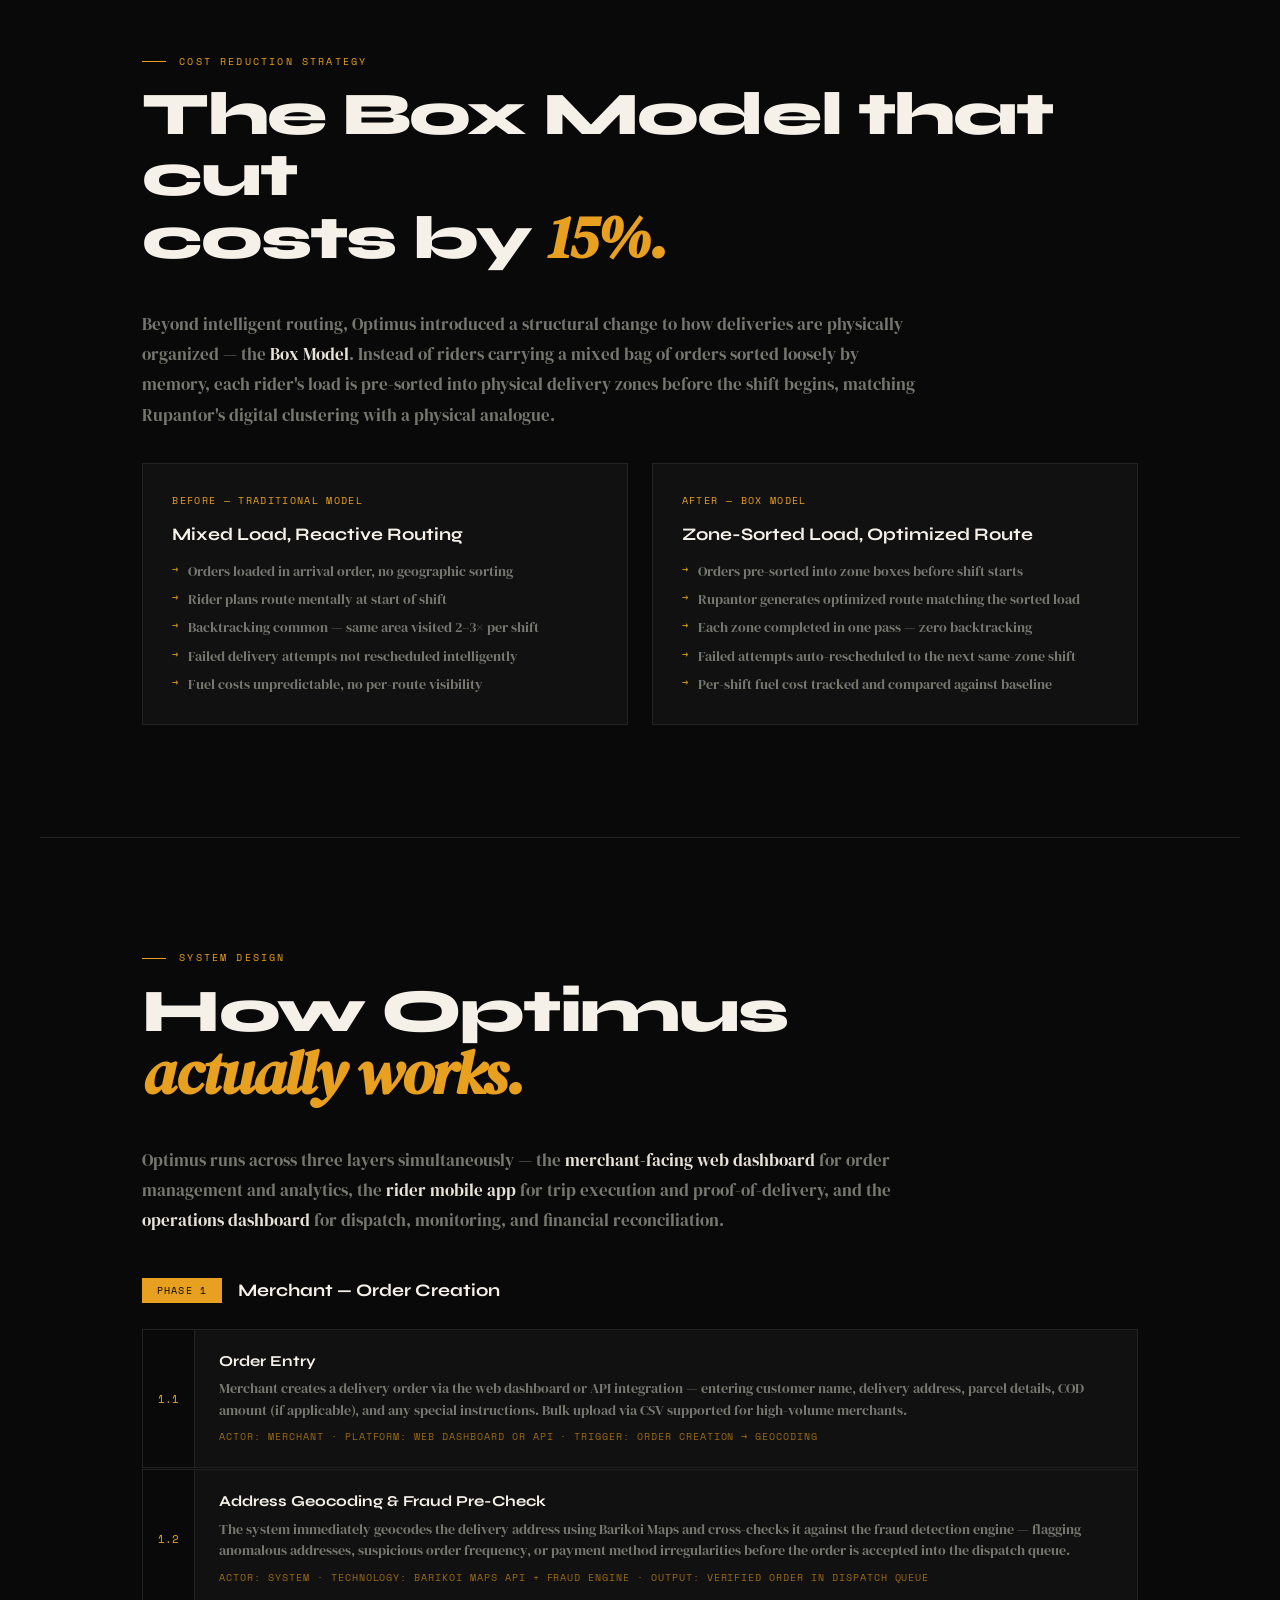
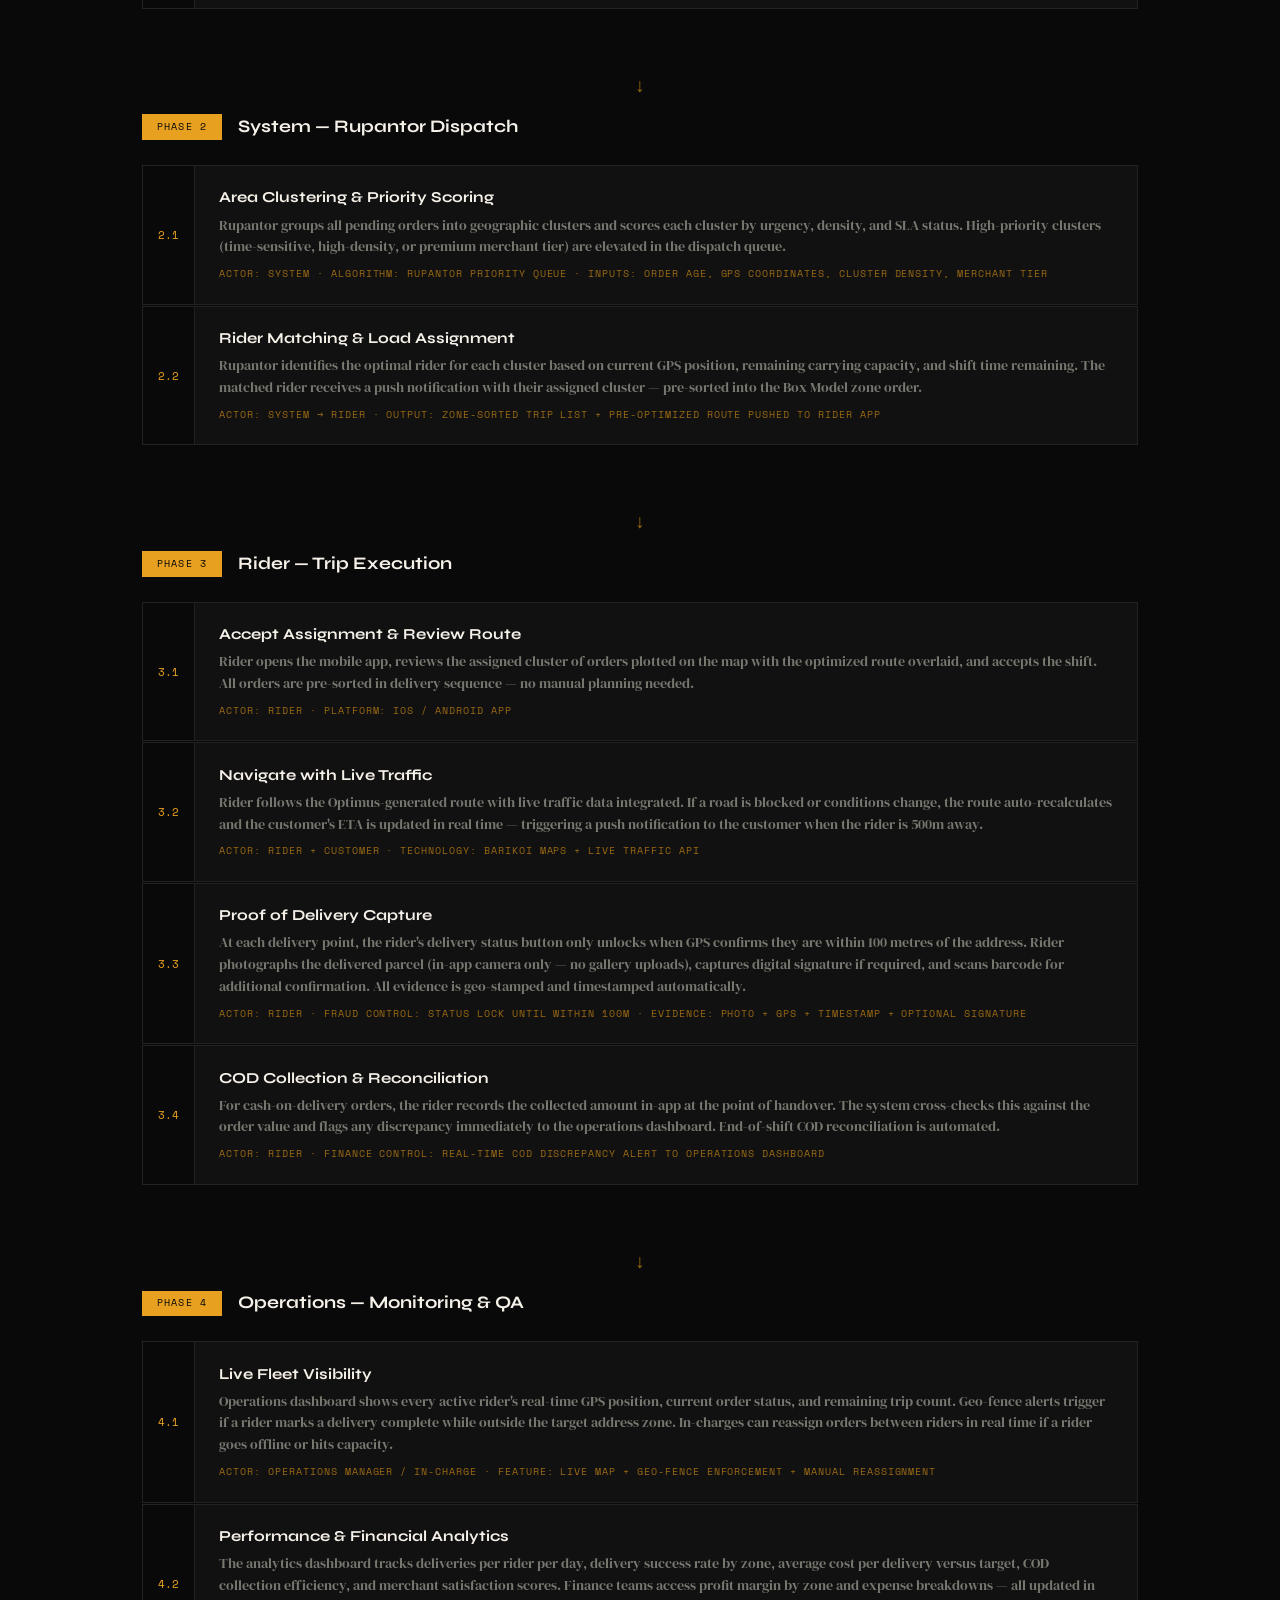
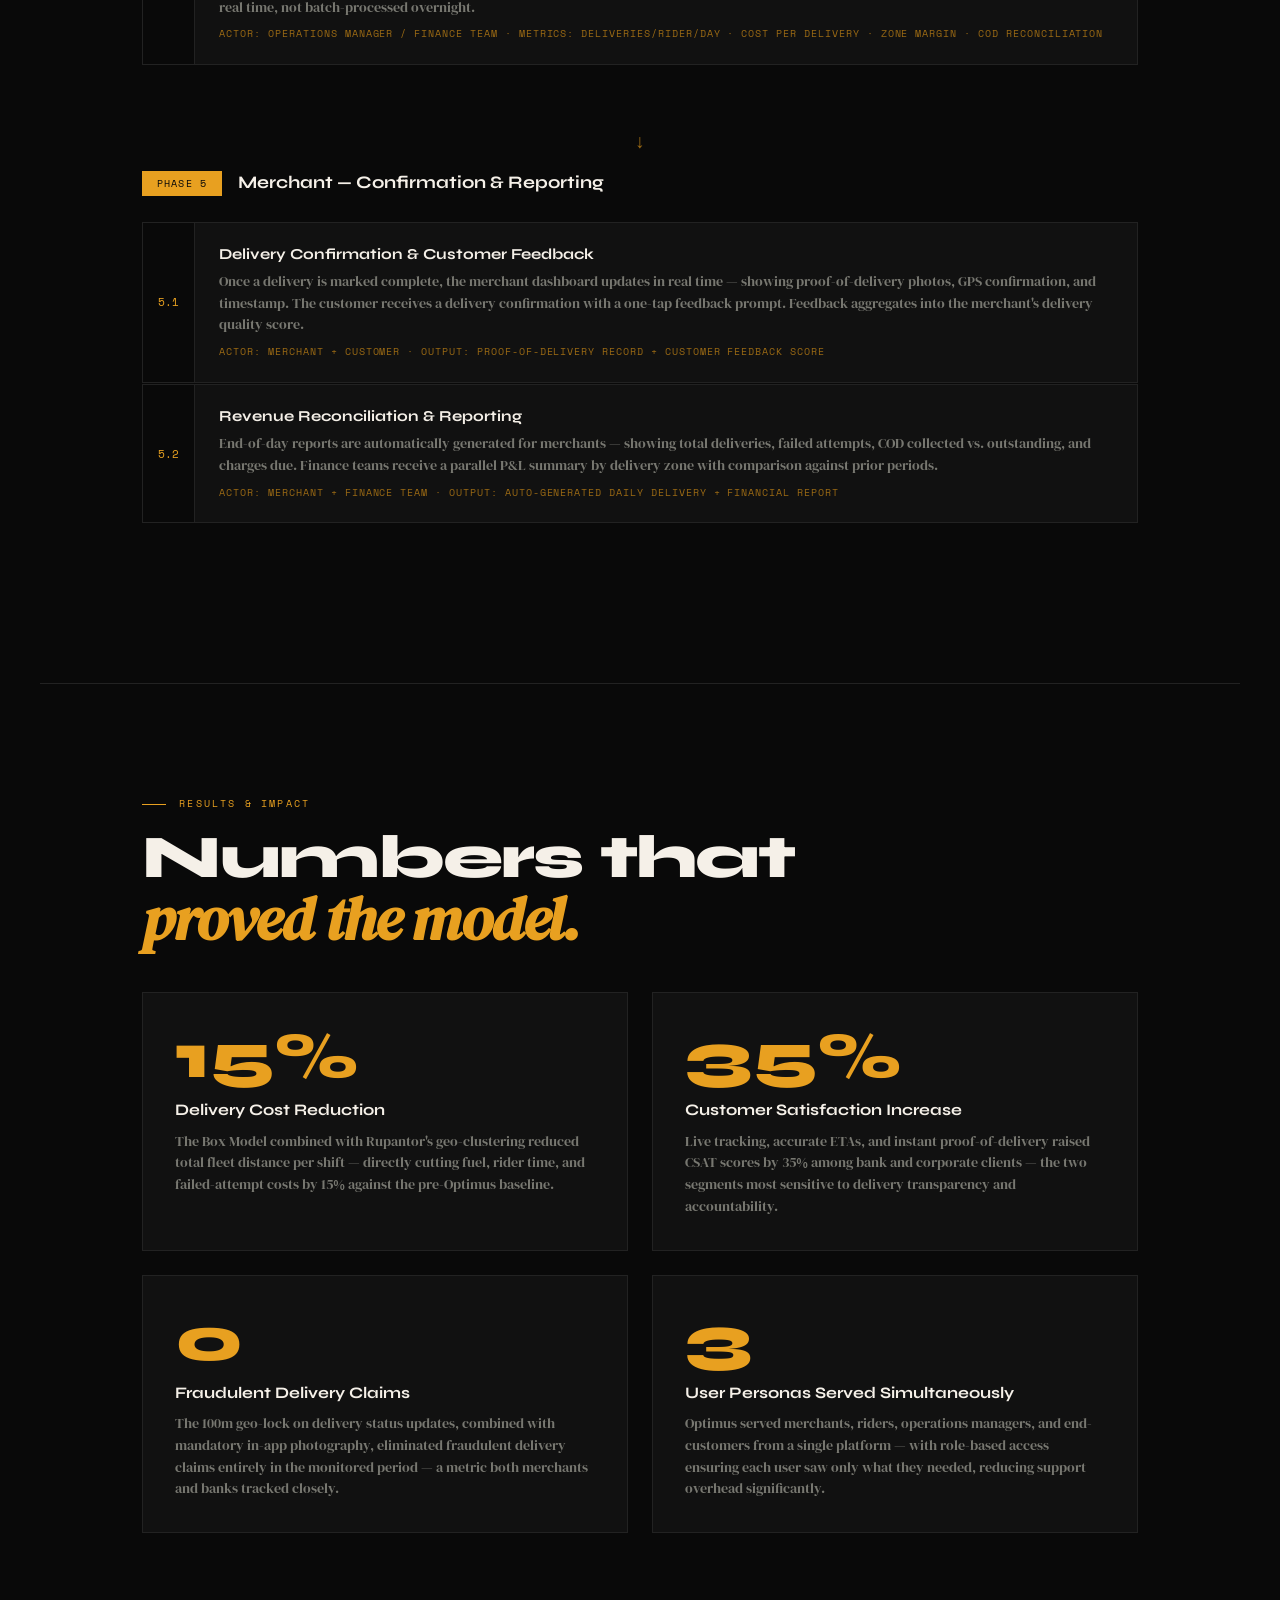
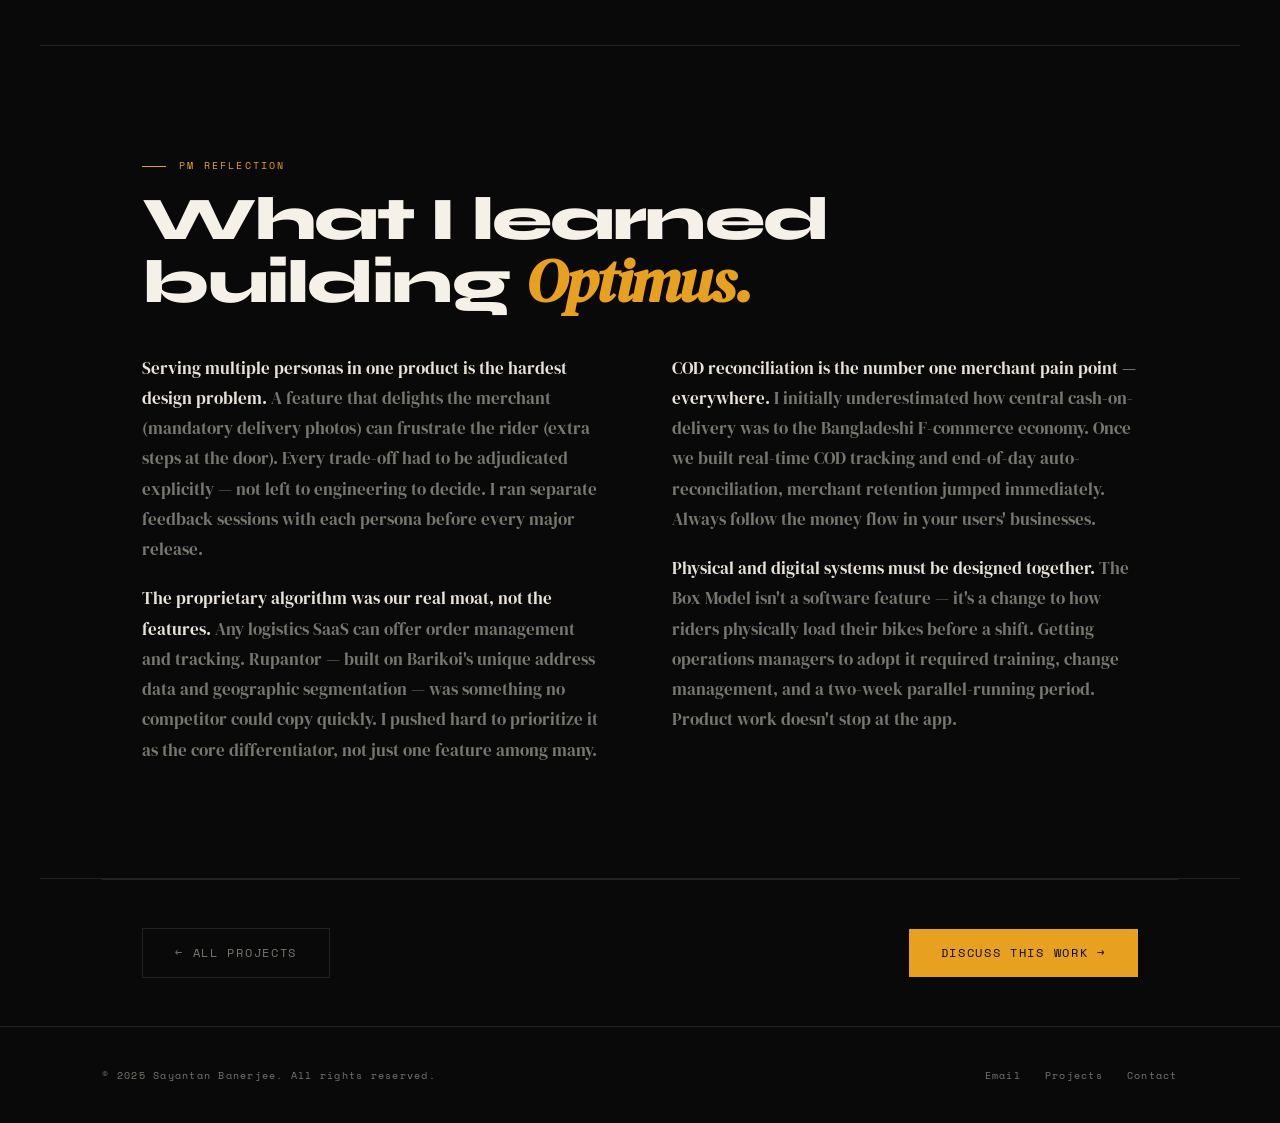
<file: optimus.html>
<!DOCTYPE html>
<html lang="en">
<head>
  <meta charset="UTF-8">
  <meta name="viewport" content="width=device-width, initial-scale=1.0">
  <title>Optimus — Case Study | Sayantan Banerjee</title>
  <link rel="stylesheet" href="style.css">
  <style>
    /* ── HERO ── */
    .case-hero {
      padding-top: var(--nav-h);
      background: var(--surface);
      border-bottom: 1px solid var(--border);
      position: relative; overflow: hidden;
    }
    .case-hero-inner {
      max-width: 1200px; margin: 0 auto;
      padding: 5rem clamp(1.5rem,8vw,8rem) 4rem;
      display: grid; grid-template-columns: 1fr auto;
      gap: 2rem; align-items: end;
    }
    .case-breadcrumb {
      font-family: 'Space Mono', monospace; font-size: .62rem;
      letter-spacing: .14em; text-transform: uppercase;
      color: var(--muted); margin-bottom: 2rem;
      display: flex; align-items: center; gap: .6rem;
    }
    .case-breadcrumb a { color: var(--muted); transition: color .2s; }
    .case-breadcrumb a:hover { color: var(--gold); }
    .case-breadcrumb span { color: var(--border); }
    .case-tag-row { display: flex; gap: .5rem; flex-wrap: wrap; margin-bottom: 1.5rem; }
    .case-title {
      font-family: 'Syne', sans-serif; font-weight: 800;
      font-size: clamp(3rem, 8vw, 6.5rem);
      line-height: .92; letter-spacing: -.04em;
      color: var(--cream); margin-bottom: 1rem;
    }
    .case-title em { font-family: 'DM Serif Display', serif; font-style: italic; color: var(--gold); }
    .case-subtitle {
      font-family: 'DM Serif Display', serif; font-style: italic;
      font-size: clamp(1.1rem, 2vw, 1.4rem);
      color: var(--muted); max-width: 600px;
    }
    .case-meta-block { text-align: right; }
    .case-meta-item { margin-bottom: 1.2rem; }
    .case-meta-label {
      font-family: 'Space Mono', monospace; font-size: .6rem;
      letter-spacing: .14em; text-transform: uppercase; color: var(--muted);
    }
    .case-meta-value {
      font-family: 'Syne', sans-serif; font-weight: 700;
      font-size: 1rem; color: var(--cream); margin-top: .2rem;
    }
    .hero-grid-bg {
      position: absolute; inset: 0; pointer-events: none;
      background-image:
        linear-gradient(var(--border) 1px, transparent 1px),
        linear-gradient(90deg, var(--border) 1px, transparent 1px);
      background-size: 50px 50px; opacity: .15;
    }

    /* ── STATS BAR ── */
    .stats-bar { border-bottom: 1px solid var(--border); background: var(--bg); }
    .stats-bar-inner {
      max-width: 1200px; margin: 0 auto;
      padding: 0 clamp(1.5rem,8vw,8rem);
      display: grid; grid-template-columns: repeat(4, 1fr);
    }
    .stat-cell {
      padding: 2.5rem 0;
      border-right: 1px solid var(--border);
      padding-right: 2rem; padding-left: 1rem;
    }
    .stat-cell:first-child { padding-left: 0; }
    .stat-cell:last-child { border-right: none; }
    .stat-big {
      font-family: 'Syne', sans-serif; font-weight: 800;
      font-size: clamp(2rem, 4vw, 3.5rem);
      color: var(--gold); line-height: 1;
    }
    .stat-desc {
      font-family: 'Space Mono', monospace; font-size: .62rem;
      letter-spacing: .1em; text-transform: uppercase;
      color: var(--muted); margin-top: .5rem; line-height: 1.5;
    }

    /* ── SECTION BASE ── */
    .cs-section {
      max-width: 1200px; margin: 0 auto;
      padding: clamp(4rem,10vw,7rem) clamp(1.5rem,8vw,8rem);
      border-bottom: 1px solid var(--border);
    }
    .cs-label {
      font-family: 'Space Mono', monospace; font-size: .62rem;
      letter-spacing: .22em; text-transform: uppercase; color: var(--gold);
      margin-bottom: 1rem; display: flex; align-items: center; gap: .8rem;
    }
    .cs-label::before { content: ''; display: block; width: 24px; height: 1px; background: var(--gold); }
    .cs-h2 {
      font-family: 'Syne', sans-serif; font-weight: 800;
      font-size: clamp(2rem, 5vw, 3.8rem);
      line-height: 1; letter-spacing: -.03em; color: var(--cream);
      margin-bottom: 2.5rem;
    }
    .cs-h2 em { font-family: 'DM Serif Display', serif; font-style: italic; color: var(--gold); }
    .cs-body {
      font-size: 1.05rem; color: var(--muted); line-height: 1.8;
      max-width: 780px;
    }
    .cs-body p { margin-bottom: 1.2rem; }
    .cs-body strong { color: var(--text); font-weight: 400; }
    .cs-body p:last-child { margin-bottom: 0; }

    /* ── LAYOUT HELPERS ── */
    .two-col { display: grid; grid-template-columns: 1fr 1fr; gap: 4rem; align-items: start; }
    .two-col-wide { display: grid; grid-template-columns: 1.4fr 1fr; gap: 4rem; align-items: start; }

    /* ── PROBLEM CARDS ── */
    .problem-cards { display: flex; flex-direction: column; gap: 1px; margin-top: 2rem; }
    .problem-card { display: grid; grid-template-columns: 80px 1fr; border: 1px solid var(--border); background: var(--surface); overflow: hidden; }
    .problem-num { display: flex; align-items: center; justify-content: center; background: var(--bg); font-family: 'Syne', sans-serif; font-weight: 800; font-size: 1.6rem; color: var(--border); border-right: 1px solid var(--border); }
    .problem-body { padding: 1.5rem; }
    .problem-title { font-family: 'Syne', sans-serif; font-weight: 700; font-size: 1rem; color: var(--cream); margin-bottom: .4rem; }
    .problem-text { font-size: .9rem; color: var(--muted); line-height: 1.65; }

    /* ── CALLOUT ── */
    .callout {
      margin-top: 2.5rem; padding: 2rem;
      border: 1px solid var(--gold-dim);
      background: rgba(232,160,32,.04);
      position: relative; overflow: hidden;
    }
    .callout::before {
      content: '"'; position: absolute; top: -1rem; left: 1.5rem;
      font-family: 'DM Serif Display', serif; font-size: 8rem;
      color: var(--gold-dim); opacity: .2; line-height: 1;
    }
    .callout p { font-family: 'DM Serif Display', serif; font-style: italic; font-size: clamp(1rem, 2vw, 1.3rem); color: var(--text); line-height: 1.6; position: relative; }
    .callout cite { display: block; margin-top: .8rem; font-family: 'Space Mono', monospace; font-size: .6rem; letter-spacing: .1em; text-transform: uppercase; color: var(--gold); font-style: normal; }

    /* ── OPPORTUNITY GRID ── */
    .opp-grid { display: grid; grid-template-columns: 1fr 1fr; gap: 1rem; margin-top: 2rem; }
    .opp-card { padding: 1.5rem; border: 1px solid var(--border); background: var(--surface); transition: border-color .25s; }
    .opp-card:hover { border-color: var(--gold-dim); }
    .opp-icon { font-size: 1.5rem; margin-bottom: .8rem; }
    .opp-title { font-family: 'Syne', sans-serif; font-weight: 700; font-size: .95rem; color: var(--cream); margin-bottom: .4rem; }
    .opp-text { font-size: .85rem; color: var(--muted); line-height: 1.6; }

    /* ── PERSONA CARDS ── */
    .persona-grid { display: grid; grid-template-columns: 1fr 1fr; gap: 1.5rem; margin-top: 2rem; }
    .persona-card { border: 1px solid var(--border); background: var(--surface); overflow: hidden; }
    .persona-header { padding: 1.5rem; background: var(--bg); border-bottom: 1px solid var(--border); display: flex; align-items: center; gap: 1rem; }
    .persona-avatar { width: 48px; height: 48px; border-radius: 50%; background: linear-gradient(135deg, var(--gold-dim), var(--gold)); display: flex; align-items: center; justify-content: center; font-family: 'Syne', sans-serif; font-weight: 800; font-size: 1.1rem; color: var(--bg); flex-shrink: 0; }
    .persona-name { font-family: 'Syne', sans-serif; font-weight: 700; font-size: 1rem; color: var(--cream); }
    .persona-role { font-family: 'Space Mono', monospace; font-size: .6rem; letter-spacing: .1em; text-transform: uppercase; color: var(--gold); margin-top: .2rem; }
    .persona-body { padding: 1.5rem; }
    .persona-need { font-size: .85rem; color: var(--muted); line-height: 1.65; margin-bottom: .8rem; display: flex; gap: .7rem; }
    .persona-need::before { content: '→'; color: var(--gold); font-family: 'Space Mono', monospace; font-size: .65rem; flex-shrink: 0; padding-top: .15rem; }

    /* ── PRD TABLE ── */
    .prd-table { width: 100%; border-collapse: collapse; margin-top: 2rem; }
    .prd-table th { font-family: 'Space Mono', monospace; font-size: .62rem; letter-spacing: .12em; text-transform: uppercase; color: var(--gold); text-align: left; padding: .8rem 1rem; border-bottom: 1px solid var(--border); background: var(--surface); }
    .prd-table td { padding: 1rem; border-bottom: 1px solid var(--border); font-size: .88rem; color: var(--muted); line-height: 1.6; vertical-align: top; }
    .prd-table tr:last-child td { border-bottom: none; }
    .prd-table tr:hover td { background: rgba(232,160,32,.02); }
    .prd-table td:first-child { color: var(--text); font-family: 'DM Serif Display', serif; font-size: .95rem; min-width: 180px; }
    .prd-priority { display: inline-block; padding: .2rem .6rem; font-family: 'Space Mono', monospace; font-size: .55rem; letter-spacing: .1em; text-transform: uppercase; border-radius: 2px; }
    .prd-priority.p0 { background: rgba(232,160,32,.15); color: var(--gold); border: 1px solid var(--gold-dim); }
    .prd-priority.p1 { background: rgba(255,255,255,.05); color: var(--muted); border: 1px solid var(--border); }
    .prd-priority.p2 { background: rgba(255,255,255,.03); color: var(--muted); border: 1px solid var(--border); opacity:.7; }
    .prd-stakeholder { display: inline-block; margin-top: .4rem; font-family: 'Space Mono', monospace; font-size: .58rem; letter-spacing: .08em; color: var(--gold-dim); }

    /* ── GOALS ── */
    .goals-grid { display: grid; grid-template-columns: 1fr 1fr 1fr; gap: 1rem; margin-top: 2rem; }
    .goal-card { padding: 1.8rem; border: 1px solid var(--border); background: var(--surface); text-align: center; transition: border-color .25s, transform .25s; }
    .goal-card:hover { border-color: var(--gold-dim); transform: translateY(-3px); }
    .goal-icon { font-size: 2rem; margin-bottom: 1rem; }
    .goal-title { font-family: 'Syne', sans-serif; font-weight: 700; font-size: .95rem; color: var(--cream); margin-bottom: .5rem; }
    .goal-metric { font-family: 'Space Mono', monospace; font-size: .65rem; letter-spacing: .1em; text-transform: uppercase; color: var(--gold); margin-bottom: .5rem; }
    .goal-text { font-size: .82rem; color: var(--muted); line-height: 1.55; }

    /* ── WORKFLOW ── */
    .workflow-phase { margin-bottom: 3rem; }
    .phase-header { display: flex; align-items: center; gap: 1rem; margin-bottom: 1.5rem; }
    .phase-badge { padding: .3rem .9rem; background: var(--gold); color: var(--bg); font-family: 'Space Mono', monospace; font-size: .62rem; letter-spacing: .12em; text-transform: uppercase; }
    .phase-title { font-family: 'Syne', sans-serif; font-weight: 700; font-size: 1.1rem; color: var(--cream); }
    .workflow-steps { display: flex; flex-direction: column; gap: 1px; }
    .workflow-step { display: grid; grid-template-columns: 52px 1fr; border: 1px solid var(--border); background: var(--surface); transition: border-color .2s; }
    .workflow-step:hover { border-color: var(--gold-dim); }
    .step-num { display: flex; align-items: center; justify-content: center; font-family: 'Space Mono', monospace; font-size: .7rem; color: var(--gold); background: var(--bg); border-right: 1px solid var(--border); }
    .step-body { padding: 1.2rem 1.5rem; }
    .step-title { font-family: 'Syne', sans-serif; font-weight: 700; font-size: .95rem; color: var(--cream); margin-bottom: .3rem; }
    .step-desc { font-size: .85rem; color: var(--muted); line-height: 1.6; }
    .step-detail { display: inline-block; margin-top: .5rem; font-family: 'Space Mono', monospace; font-size: .6rem; letter-spacing: .1em; text-transform: uppercase; color: var(--gold-dim); }
    .phase-arrow { text-align: center; padding: .8rem 0; color: var(--gold-dim); font-size: 1.2rem; }

    /* ── RUPANTOR EXPLAINER ── */
    .rupantor-grid { display: grid; grid-template-columns: repeat(3, 1fr); gap: 1px; border: 1px solid var(--border); margin-top: 2rem; background: var(--border); }
    .rupantor-cell { background: var(--surface); padding: 1.8rem; }
    .rupantor-num { font-family: 'Syne', sans-serif; font-weight: 800; font-size: 3rem; color: var(--border); line-height: 1; margin-bottom: .8rem; letter-spacing: -.04em; }
    .rupantor-title { font-family: 'Syne', sans-serif; font-weight: 700; font-size: 1rem; color: var(--cream); margin-bottom: .5rem; }
    .rupantor-text { font-size: .85rem; color: var(--muted); line-height: 1.6; }

    /* ── BOX MODEL ── */
    .box-model-grid { display: grid; grid-template-columns: 1fr 1fr; gap: 1.5rem; margin-top: 2rem; }
    .box-card { padding: 1.8rem; border: 1px solid var(--border); background: var(--surface); }
    .box-card-label { font-family: 'Space Mono', monospace; font-size: .6rem; letter-spacing: .14em; text-transform: uppercase; color: var(--gold); margin-bottom: .8rem; }
    .box-card-title { font-family: 'Syne', sans-serif; font-weight: 700; font-size: 1.1rem; color: var(--cream); margin-bottom: .8rem; }
    .box-list { list-style: none; display: flex; flex-direction: column; gap: .5rem; }
    .box-list li { font-size: .85rem; color: var(--muted); padding-left: 1rem; position: relative; line-height: 1.5; }
    .box-list li::before { content: '→'; position: absolute; left: 0; color: var(--gold); font-family: 'Space Mono', monospace; font-size: .65rem; }

    /* ── OUTCOMES ── */
    .outcomes-grid { display: grid; grid-template-columns: 1fr 1fr; gap: 1.5rem; margin-top: 2rem; }
    .outcome-card { padding: 2rem; border: 1px solid var(--border); background: var(--surface); display: flex; flex-direction: column; gap: .5rem; transition: border-color .25s, transform .25s; }
    .outcome-card:hover { border-color: var(--gold-dim); transform: translateY(-3px); }
    .outcome-big { font-family: 'Syne', sans-serif; font-weight: 800; font-size: clamp(2.5rem, 5vw, 4rem); color: var(--gold); line-height: 1; }
    .outcome-title { font-family: 'Syne', sans-serif; font-weight: 700; font-size: 1rem; color: var(--cream); }
    .outcome-text { font-size: .85rem; color: var(--muted); line-height: 1.6; }

    /* ── CASE NAV ── */
    .case-nav { max-width: 1200px; margin: 0 auto; padding: 3rem clamp(1.5rem,8vw,8rem); display: flex; justify-content: space-between; align-items: center; flex-wrap: wrap; gap: 1rem; }

    @media (max-width: 900px) {
      .two-col, .two-col-wide { grid-template-columns: 1fr; gap: 2rem; }
      .goals-grid { grid-template-columns: 1fr 1fr; }
      .rupantor-grid { grid-template-columns: 1fr; }
      .stats-bar-inner { grid-template-columns: 1fr 1fr; }
      .stat-cell:nth-child(2) { border-right: none; }
      .outcomes-grid { grid-template-columns: 1fr; }
      .opp-grid, .persona-grid, .box-model-grid { grid-template-columns: 1fr; }
      .case-hero-inner { grid-template-columns: 1fr; }
      .case-meta-block { text-align: left; }
    }
    @media (max-width: 600px) {
      .goals-grid { grid-template-columns: 1fr; }
    }
  </style>
</head>
<body>
<div class="noise"></div>
<div class="cursor"><div class="cursor-dot"></div></div>
<div class="cursor"><div class="cursor-ring"></div></div>

<nav>
  <div class="nav-logo">SB</div>
  <ul class="nav-links">
    <li><a href="index.html">Home</a></li>
    <li><a href="about.html">About</a></li>
    <li><a href="experience.html">Experience</a></li>
    <li><a href="projects.html">Projects</a></li>
    <li><a href="contact.html">Contact</a></li>
  </ul>
  <a href="contact.html" class="nav-cta">Let's Talk</a>
  <div class="hamburger"><span></span><span></span><span></span></div>
</nav>
<div class="mobile-menu">
  <a href="index.html">Home</a><a href="about.html">About</a>
  <a href="experience.html">Experience</a><a href="projects.html">Projects</a>
  <a href="contact.html">Contact</a>
</div>

<main>

  <!-- ── HERO ── -->
  <section class="case-hero">
    <div class="hero-grid-bg"></div>
    <div class="case-hero-inner">
      <div>
        <div class="case-breadcrumb reveal">
          <a href="projects.html">Projects</a>
          <span>/</span>
          <span style="color:var(--text)">Optimus</span>
        </div>
        <div class="case-tag-row reveal">
          <span class="tag gold">Logistics</span>
          <span class="tag">Last-Mile Delivery</span>
          <span class="tag">B2B SaaS</span>
          <span class="tag gold">Route Optimization</span>
          <span class="tag">May 2024 – Oct 2025</span>
        </div>
        <h1 class="case-title reveal">
          Barikoi<br><em>Optimus</em>
        </h1>
        <p class="case-subtitle reveal">
          A next-gen Delivery Management System built for F-commerce and corporate clients — cutting delivery costs by 15% and raising customer satisfaction by 35% through intelligent routing, a proprietary area-sorting algorithm, and real-time tracking.
        </p>
      </div>
      <div class="case-meta-block reveal">
        <div class="case-meta-item">
          <div class="case-meta-label">My Role</div>
          <div class="case-meta-value">Product Development Manager</div>
        </div>
        <div class="case-meta-item">
          <div class="case-meta-label">Company</div>
          <div class="case-meta-value">Barikoi Technologies Ltd.</div>
        </div>
        <div class="case-meta-item">
          <div class="case-meta-label">Industry</div>
          <div class="case-meta-value">Logistics / F-commerce / Banking</div>
        </div>
        <div class="case-meta-item">
          <div class="case-meta-label">Platform</div>
          <div class="case-meta-value">Mobile App + Web Dashboard</div>
        </div>
      </div>
    </div>
  </section>

  <!-- ── STATS BAR ── -->
  <div class="stats-bar">
    <div class="stats-bar-inner">
      <div class="stat-cell reveal">
        <div class="stat-big">15%</div>
        <div class="stat-desc">Delivery Cost<br>Reduction</div>
      </div>
      <div class="stat-cell reveal">
        <div class="stat-big">35%</div>
        <div class="stat-desc">Customer Satisfaction<br>Increase</div>
      </div>
      <div class="stat-cell reveal">
        <div class="stat-big">1</div>
        <div class="stat-desc">Proprietary Algorithm<br>Rupantor</div>
      </div>
      <div class="stat-cell reveal">
        <div class="stat-big">B2B</div>
        <div class="stat-desc">Banks + Corporate<br>Clients Served</div>
      </div>
    </div>
  </div>

  <!-- ── BUSINESS CASE ── -->
  <section class="cs-section">
    <div class="cs-label reveal">Business Case</div>
    <h2 class="cs-h2 reveal">Last-mile delivery is<br>broken in <em>Bangladesh.</em></h2>
    <div class="two-col-wide">
      <div>
        <div class="cs-body reveal">
          <p>Bangladesh's e-commerce and F-commerce sector has grown explosively — but the logistics infrastructure supporting it has barely kept pace. Merchants selling on Facebook, Daraz, or their own storefronts depend entirely on third-party courier networks that are <strong>opaque, slow, and expensive</strong>. For banks and corporate clients dispatching field documentation, the pain is even sharper: no tracking, no proof of delivery, and no recourse when things go wrong.</p>
          <p>The core tension is this: delivery companies in Bangladesh operate with <strong>manual order sorting</strong>, gut-feel routing, and no real-time visibility — meaning riders waste fuel criss-crossing the same neighbourhoods, customers wait with no ETA, and merchants absorb the cost of failed deliveries through returned COD orders that never convert.</p>
          <p>For <strong>F-commerce merchants</strong> — the fastest-growing seller segment — cash-on-delivery is the dominant payment model, making every failed or delayed delivery a direct revenue loss. For <strong>banks and corporate clients</strong>, delayed document delivery compounds operational SLA breaches and customer dissatisfaction at scale. Optimus was built to fix both.</p>
        </div>
        <div class="callout reveal">
          <p>Most delivery businesses treat routing as an afterthought — riders plan their own routes intuitively. The result is <strong>duplicated coverage, wasted kilometres, and delivery windows that slip by hours</strong>. The opportunity was to bring the same geographic intelligence Barikoi applied to CPV verification into the last-mile logistics stack.</p>
          <cite>— Optimus Product Discovery, 2024</cite>
        </div>
      </div>

      <div>
        <div class="problem-cards reveal">
          <div class="problem-card">
            <div class="problem-num">01</div>
            <div class="problem-body">
              <div class="problem-title">Manual, Inefficient Order Sorting</div>
              <div class="problem-text">Dispatchers manually assigned orders to riders based on memory and habit — no geographic logic, no load balancing, no priority handling. Peak-hour backlogs were routine.</div>
            </div>
          </div>
          <div class="problem-card">
            <div class="problem-num">02</div>
            <div class="problem-body">
              <div class="problem-title">Zero Route Intelligence</div>
              <div class="problem-text">Riders planned their own routes, often backtracking across the same areas. No traffic data, no multi-stop optimization, no eco-routing — just guesswork burning fuel and time.</div>
            </div>
          </div>
          <div class="problem-card">
            <div class="problem-num">03</div>
            <div class="problem-body">
              <div class="problem-title">No Customer Visibility</div>
              <div class="problem-text">Customers had no live tracking, no ETA, and no way to confirm delivery. Trust in online merchants depended on delivery experience — and it was consistently poor.</div>
            </div>
          </div>
          <div class="problem-card">
            <div class="problem-num">04</div>
            <div class="problem-body">
              <div class="problem-title">Fraud &amp; Disputed Deliveries</div>
              <div class="problem-text">Without proof-of-delivery — no photo, no signature, no GPS timestamp — merchants and banks had no recourse against fraudulent non-delivery claims from either riders or customers.</div>
            </div>
          </div>
          <div class="problem-card">
            <div class="problem-num">05</div>
            <div class="problem-body">
              <div class="problem-title">Siloed Financial Visibility</div>
              <div class="problem-text">Revenue, COD collections, expenses, and rider performance were tracked in spreadsheets. Finance teams had no real-time view of delivery economics or profitability by zone.</div>
            </div>
          </div>
        </div>
      </div>
    </div>
  </section>

  <!-- ── USERS ── -->
  <section class="cs-section">
    <div class="cs-label reveal">User Research</div>
    <h2 class="cs-h2 reveal">Three types of users,<br>one <em>broken experience.</em></h2>
    <div class="cs-body reveal">
      <p>Delivery management systems serve a triangle of stakeholders — each with distinct goals that are often in tension. Getting the product right meant understanding all three simultaneously and designing features that served each without compromising the others.</p>
    </div>
    <div class="persona-grid reveal">
      <div class="persona-card">
        <div class="persona-header">
          <div class="persona-avatar">M</div>
          <div>
            <div class="persona-name">The Merchant</div>
            <div class="persona-role">F-commerce Seller / Business Owner</div>
          </div>
        </div>
        <div class="persona-body">
          <div class="persona-need">Needs COD collection to be fast and reconciled daily — every delayed return is frozen working capital.</div>
          <div class="persona-need">Wants visibility into which orders are delivered, failed, or in transit — without calling the courier company.</div>
          <div class="persona-need">Needs delivery charges to be transparent and predictable — surprise costs erode margins on thin F-commerce economics.</div>
          <div class="persona-need">Wants proof of delivery so disputed orders don't default in the customer's favour.</div>
        </div>
      </div>
      <div class="persona-card">
        <div class="persona-header">
          <div class="persona-avatar">R</div>
          <div>
            <div class="persona-name">The Rider</div>
            <div class="persona-role">Delivery Agent / Field Staff</div>
          </div>
        </div>
        <div class="persona-body">
          <div class="persona-need">Needs a clear, ordered trip list — too many manual decisions per shift leads to missed deliveries and complaints.</div>
          <div class="persona-need">Wants an optimized route so they can complete more deliveries per day and earn more per shift.</div>
          <div class="persona-need">Needs simple proof-of-delivery capture — quick photo + status update, not a complex multi-step form.</div>
          <div class="persona-need">Wants earnings and COD collection to be transparently tracked so disputes are easily resolved.</div>
        </div>
      </div>
      <div class="persona-card">
        <div class="persona-header">
          <div class="persona-avatar">O</div>
          <div>
            <div class="persona-name">The Operations Manager</div>
            <div class="persona-role">Dispatch / In-Charge</div>
          </div>
        </div>
        <div class="persona-body">
          <div class="persona-need">Needs to assign and monitor hundreds of orders per day without manual coordination overhead.</div>
          <div class="persona-need">Wants real-time visibility into every rider's location and progress to proactively manage SLA risk.</div>
          <div class="persona-need">Needs fraud controls — geo-fences, status locks, signature capture — to prevent false delivery claims.</div>
          <div class="persona-need">Wants performance analytics by rider, zone, and time period to optimize staffing and coverage.</div>
        </div>
      </div>
      <div class="persona-card">
        <div class="persona-header">
          <div class="persona-avatar">C</div>
          <div>
            <div class="persona-name">The Customer</div>
            <div class="persona-role">End Recipient</div>
          </div>
        </div>
        <div class="persona-body">
          <div class="persona-need">Wants to know exactly when their parcel will arrive — without calling the merchant or courier helpline.</div>
          <div class="persona-need">Needs a live tracking link so they can be home or redirect delivery if plans change.</div>
          <div class="persona-need">Wants ETA notifications that are actually accurate — vague "arriving today" messages erode trust.</div>
          <div class="persona-need">Expects a simple way to confirm receipt and provide feedback on the delivery experience.</div>
        </div>
      </div>
    </div>
  </section>

  <!-- ── OPPORTUNITY ── */-->
  <section class="cs-section">
    <div class="cs-label reveal">Market Opportunity</div>
    <h2 class="cs-h2 reveal">Why Barikoi was uniquely<br>positioned to <em>win this.</em></h2>
    <div class="opp-grid reveal">
      <div class="opp-card">
        <div class="opp-icon">🗺️</div>
        <div class="opp-title">Proprietary Map Intelligence</div>
        <div class="opp-text">Barikoi's address geocoding and geographic segmentation — already proven in Verify — could power route optimization and area-based order sorting that no generic logistics SaaS could match in Bangladesh.</div>
      </div>
      <div class="opp-card">
        <div class="opp-icon">📦</div>
        <div class="opp-title">Exploding F-commerce Volume</div>
        <div class="opp-text">Facebook commerce in Bangladesh grew massively post-2020. Hundreds of thousands of small merchants needed delivery infrastructure but couldn't afford enterprise logistics platforms.</div>
      </div>
      <div class="opp-card">
        <div class="opp-icon">🏦</div>
        <div class="opp-title">Existing Banking Relationships</div>
        <div class="opp-text">Verify had already established Barikoi as a trusted technology partner inside Bangladesh's top banks. Optimus could expand the relationship into a new operational category — document and parcel delivery — without starting from zero.</div>
      </div>
      <div class="opp-card">
        <div class="opp-icon">🔗</div>
        <div class="opp-title">API-First Architecture Gap</div>
        <div class="opp-text">Incumbent delivery platforms in Bangladesh offered no meaningful API integration. Merchants using e-commerce platforms, ERPs, or custom storefronts had to manage delivery manually — a clear product gap to exploit.</div>
      </div>
    </div>
  </section>

  <!-- ── PRD ── -->
  <section class="cs-section">
    <div class="cs-label reveal">Product Requirements Document</div>
    <h2 class="cs-h2 reveal">What Optimus<br>was built to <em>do.</em></h2>

    <div class="cs-body reveal" style="margin-bottom:2rem">
      <p>Optimus was scoped across three product goals, each anchored to a measurable North Star Metric tracked weekly by the product team.</p>
    </div>

    <div class="goals-grid">
      <div class="goal-card reveal">
        <div class="goal-icon">💸</div>
        <div class="goal-title">Cost Efficiency</div>
        <div class="goal-metric">North Star: Cost per Delivery</div>
        <div class="goal-text">Reduce per-delivery operating cost through smarter routing, fewer failed attempts, and reduced fuel consumption via the Box Model.</div>
      </div>
      <div class="goal-card reveal">
        <div class="goal-icon">😊</div>
        <div class="goal-title">Customer Satisfaction</div>
        <div class="goal-metric">North Star: CSAT Score</div>
        <div class="goal-text">Raise satisfaction for both merchants and end-customers through real-time tracking, accurate ETAs, and irrefutable proof-of-delivery.</div>
      </div>
      <div class="goal-card reveal">
        <div class="goal-icon">⚡</div>
        <div class="goal-title">Operational Throughput</div>
        <div class="goal-metric">North Star: Deliveries / Rider / Day</div>
        <div class="goal-text">Maximize orders completed per rider shift through intelligent area-based assignment and route optimization — without adding headcount.</div>
      </div>
    </div>

    <div class="reveal" style="margin-top:3rem">
      <p class="cs-label" style="margin-bottom:1.5rem">Feature Roadmap</p>
      <table class="prd-table">
        <thead>
          <tr>
            <th>Feature</th>
            <th>User Story</th>
            <th>Acceptance Criteria</th>
            <th>Priority</th>
          </tr>
        </thead>
        <tbody>
          <tr>
            <td>Order Management<br><span class="prd-stakeholder">Merchants · Support Teams</span></td>
            <td>As a merchant, I can create, edit, duplicate, and track all my delivery orders from a single dashboard without calling the courier.</td>
            <td>CRUD operations on orders; duplicate last order in 1 click; order history searchable by date, customer, or status; bulk upload via CSV.</td>
            <td><span class="prd-priority p0">P0 Core</span></td>
          </tr>
          <tr>
            <td>Rupantor Auto-Dispatch<br><span class="prd-stakeholder">Operations Managers · Dispatch Teams</span></td>
            <td>As a dispatcher, orders are automatically sorted and assigned to the nearest available rider by area — without manual intervention.</td>
            <td>Area-selection priority queue assigns orders within 60s of creation; considers rider load and geo-zone; manual override available for exceptions.</td>
            <td><span class="prd-priority p0">P0 Core</span></td>
          </tr>
          <tr>
            <td>Route Optimization<br><span class="prd-stakeholder">Delivery Riders · Operations Managers</span></td>
            <td>As a rider, I receive an optimized multi-stop route at the start of my shift so I can complete maximum deliveries with minimum travel.</td>
            <td>Route accounts for real-time traffic; multi-stop ordering minimizes total distance; rider can modify route; planned vs. actual route comparison available.</td>
            <td><span class="prd-priority p0">P0 Core</span></td>
          </tr>
          <tr>
            <td>Real-Time Tracking<br><span class="prd-stakeholder">Merchants · Customers · Support</span></td>
            <td>As a customer, I receive a live tracking link so I can see exactly where my parcel is and when it will arrive — without contacting the merchant.</td>
            <td>Live location pings every 30s; ETA auto-updated based on traffic; interactive map for customer; geolocation alerts when rider is 500m away.</td>
            <td><span class="prd-priority p0">P0 Core</span></td>
          </tr>
          <tr>
            <td>Proof of Delivery<br><span class="prd-stakeholder">Riders · Merchants · Customers</span></td>
            <td>As a merchant, every delivery is confirmed with geotagged photos, digital signature, and a timestamp — so disputed deliveries are resolved instantly.</td>
            <td>Status update only unlocks within 100m of delivery address; photo mandatory (in-app camera only); signature capture optional; barcode scan for additional confirmation; delivery timestamp auto-recorded.</td>
            <td><span class="prd-priority p0">P0 Core</span></td>
          </tr>
          <tr>
            <td>Fraud Detection<br><span class="prd-stakeholder">Risk · Security Teams</span></td>
            <td>As an operations manager, the system automatically flags suspicious order patterns, payment anomalies, and address inconsistencies before they become losses.</td>
            <td>Order frequency anomaly detection; payment method cross-check; address verification against known data; customizable fraud rules by merchant; user behaviour monitoring dashboard.</td>
            <td><span class="prd-priority p0">P0 Core</span></td>
          </tr>
          <tr>
            <td>Financial Analytics<br><span class="prd-stakeholder">Finance Teams · Executives</span></td>
            <td>As a finance manager, I can see revenue, COD collection, profit margins, and expenses per zone and per rider — in real time, not at month end.</td>
            <td>Per-order revenue tracking; profit margin by delivery zone; expense categorization; COD reconciliation dashboard; rider earnings breakdown; predictive revenue modelling using 90-day history.</td>
            <td><span class="prd-priority p1">P1 Growth</span></td>
          </tr>
          <tr>
            <td>Role-Based Access Control<br><span class="prd-stakeholder">Admins · In-Charges · Riders</span></td>
            <td>As an admin, I can define exactly what each role (Admin, In-charge, Rider) sees and can do — preventing unauthorized data access or action.</td>
            <td>Three distinct permission tiers enforced at API level; Rider cannot view other riders' earnings; In-charge cannot modify fraud rules; audit log for all permission changes.</td>
            <td><span class="prd-priority p1">P1 Growth</span></td>
          </tr>
          <tr>
            <td>API Integration Layer<br><span class="prd-stakeholder">IT Teams · Developers · Integrators</span></td>
            <td>As a developer, I can connect my merchant's e-commerce platform or ERP to Optimus via API so orders flow in automatically without manual re-entry.</td>
            <td>REST API for order placement, status updates, and reporting; webhook support for real-time events; OAuth2 authentication; rate limiting and sandbox environment for testing.</td>
            <td><span class="prd-priority p1">P1 Growth</span></td>
          </tr>
          <tr>
            <td>Customer Feedback Module<br><span class="prd-stakeholder">Customers · Merchants</span></td>
            <td>As a merchant, I receive structured post-delivery feedback from my customers so I can track delivery quality and identify problem routes or riders.</td>
            <td>One-tap rating on delivery confirmation screen; optional comment; feedback aggregated per rider and per zone; merchant dashboard shows NPS trend over time.</td>
            <td><span class="prd-priority p2">P2 Horizon</span></td>
          </tr>
          <tr>
            <td>Eco-Route Mode<br><span class="prd-stakeholder">Operations · Sustainability</span></td>
            <td>As an operations manager, I can switch to eco-routing mode that prioritises lower-emission routes to reduce our fleet's carbon footprint.</td>
            <td>Eco-route option available alongside standard optimized route; estimated fuel saving shown; route comparison (standard vs. eco) available per shift.</td>
            <td><span class="prd-priority p2">P2 Horizon</span></td>
          </tr>
        </tbody>
      </table>
    </div>
  </section>

  <!-- ── RUPANTOR ── -->
  <section class="cs-section">
    <div class="cs-label reveal">Proprietary Innovation</div>
    <h2 class="cs-h2 reveal">Rupantor — the algorithm<br>we <em>built from scratch.</em></h2>
    <div class="cs-body reveal">
      <p>The centrepiece of Optimus is <strong>Rupantor</strong> — a proprietary area-selection priority queue algorithm developed by the Barikoi engineering team. Named after the Bengali word for "transformer," Rupantor solves the fundamental inefficiency of delivery dispatch: assigning the right order to the right rider at the right time, based on geography rather than availability alone.</p>
      <p>Standard delivery systems assign orders first-come-first-served or by manual dispatcher judgment. Rupantor instead <strong>segments all pending orders into geographic clusters</strong>, scores each cluster by urgency and density, and assigns them to riders whose current position and remaining capacity makes them the optimal match — minimizing total distance travelled across the entire fleet simultaneously, not just for individual orders.</p>
    </div>
    <div class="rupantor-grid reveal">
      <div class="rupantor-cell">
        <div class="rupantor-num">01</div>
        <div class="rupantor-title">Geographic Clustering</div>
        <div class="rupantor-text">All pending orders are clustered into delivery zones using Barikoi's proprietary address segmentation. Orders within the same cluster are batched together — ensuring a rider never criss-crosses the city for adjacent deliveries.</div>
      </div>
      <div class="rupantor-cell">
        <div class="rupantor-num">02</div>
        <div class="rupantor-title">Priority Scoring</div>
        <div class="rupantor-text">Each cluster is scored by a weighted combination of order age (time since creation), delivery SLA urgency, cluster density (number of orders per km²), and merchant priority tier. The highest-scoring cluster gets dispatched first.</div>
      </div>
      <div class="rupantor-cell">
        <div class="rupantor-num">03</div>
        <div class="rupantor-title">Optimal Rider Matching</div>
        <div class="rupantor-text">Rupantor matches each cluster to the rider whose current GPS position, remaining carrying capacity, and shift time remaining makes them the lowest-cost executor — minimising total fleet distance, not just individual trip distance.</div>
      </div>
    </div>
  </section>

  <!-- ── BOX MODEL ── -->
  <section class="cs-section">
    <div class="cs-label reveal">Cost Reduction Strategy</div>
    <h2 class="cs-h2 reveal">The Box Model that cut<br>costs by <em>15%.</em></h2>
    <div class="cs-body reveal" style="margin-bottom:2rem">
      <p>Beyond intelligent routing, Optimus introduced a structural change to how deliveries are physically organized — the <strong>Box Model</strong>. Instead of riders carrying a mixed bag of orders sorted loosely by memory, each rider's load is pre-sorted into physical delivery zones before the shift begins, matching Rupantor's digital clustering with a physical analogue.</p>
    </div>
    <div class="box-model-grid reveal">
      <div class="box-card">
        <div class="box-card-label">Before — Traditional Model</div>
        <div class="box-card-title">Mixed Load, Reactive Routing</div>
        <ul class="box-list">
          <li>Orders loaded in arrival order, no geographic sorting</li>
          <li>Rider plans route mentally at start of shift</li>
          <li>Backtracking common — same area visited 2–3× per shift</li>
          <li>Failed delivery attempts not rescheduled intelligently</li>
          <li>Fuel costs unpredictable, no per-route visibility</li>
        </ul>
      </div>
      <div class="box-card">
        <div class="box-card-label">After — Box Model</div>
        <div class="box-card-title">Zone-Sorted Load, Optimized Route</div>
        <ul class="box-list">
          <li>Orders pre-sorted into zone boxes before shift starts</li>
          <li>Rupantor generates optimized route matching the sorted load</li>
          <li>Each zone completed in one pass — zero backtracking</li>
          <li>Failed attempts auto-rescheduled to the next same-zone shift</li>
          <li>Per-shift fuel cost tracked and compared against baseline</li>
        </ul>
      </div>
    </div>
  </section>

  <!-- ── WORKFLOW ── -->
  <section class="cs-section">
    <div class="cs-label reveal">System Design</div>
    <h2 class="cs-h2 reveal">How Optimus<br><em>actually works.</em></h2>
    <div class="cs-body reveal" style="margin-bottom:2.5rem">
      <p>Optimus runs across three layers simultaneously — the <strong>merchant-facing web dashboard</strong> for order management and analytics, the <strong>rider mobile app</strong> for trip execution and proof-of-delivery, and the <strong>operations dashboard</strong> for dispatch, monitoring, and financial reconciliation.</p>
    </div>

    <div class="workflow-wrap">

      <!-- Phase 1 -->
      <div class="workflow-phase">
        <div class="phase-header">
          <span class="phase-badge">Phase 1</span>
          <span class="phase-title">Merchant — Order Creation</span>
        </div>
        <div class="workflow-steps">
          <div class="workflow-step">
            <div class="step-num">1.1</div>
            <div class="step-body">
              <div class="step-title">Order Entry</div>
              <div class="step-desc">Merchant creates a delivery order via the web dashboard or API integration — entering customer name, delivery address, parcel details, COD amount (if applicable), and any special instructions. Bulk upload via CSV supported for high-volume merchants.</div>
              <span class="step-detail">Actor: Merchant · Platform: Web Dashboard or API · Trigger: Order creation → Geocoding</span>
            </div>
          </div>
          <div class="workflow-step">
            <div class="step-num">1.2</div>
            <div class="step-body">
              <div class="step-title">Address Geocoding &amp; Fraud Pre-Check</div>
              <div class="step-desc">The system immediately geocodes the delivery address using Barikoi Maps and cross-checks it against the fraud detection engine — flagging anomalous addresses, suspicious order frequency, or payment method irregularities before the order is accepted into the dispatch queue.</div>
              <span class="step-detail">Actor: System · Technology: Barikoi Maps API + Fraud Engine · Output: Verified order in dispatch queue</span>
            </div>
          </div>
        </div>
      </div>

      <div class="phase-arrow">↓</div>

      <!-- Phase 2 -->
      <div class="workflow-phase">
        <div class="phase-header">
          <span class="phase-badge">Phase 2</span>
          <span class="phase-title">System — Rupantor Dispatch</span>
        </div>
        <div class="workflow-steps">
          <div class="workflow-step">
            <div class="step-num">2.1</div>
            <div class="step-body">
              <div class="step-title">Area Clustering &amp; Priority Scoring</div>
              <div class="step-desc">Rupantor groups all pending orders into geographic clusters and scores each cluster by urgency, density, and SLA status. High-priority clusters (time-sensitive, high-density, or premium merchant tier) are elevated in the dispatch queue.</div>
              <span class="step-detail">Actor: System · Algorithm: Rupantor Priority Queue · Inputs: Order age, GPS coordinates, cluster density, merchant tier</span>
            </div>
          </div>
          <div class="workflow-step">
            <div class="step-num">2.2</div>
            <div class="step-body">
              <div class="step-title">Rider Matching &amp; Load Assignment</div>
              <div class="step-desc">Rupantor identifies the optimal rider for each cluster based on current GPS position, remaining carrying capacity, and shift time remaining. The matched rider receives a push notification with their assigned cluster — pre-sorted into the Box Model zone order.</div>
              <span class="step-detail">Actor: System → Rider · Output: Zone-sorted trip list + pre-optimized route pushed to rider app</span>
            </div>
          </div>
        </div>
      </div>

      <div class="phase-arrow">↓</div>

      <!-- Phase 3 -->
      <div class="workflow-phase">
        <div class="phase-header">
          <span class="phase-badge">Phase 3</span>
          <span class="phase-title">Rider — Trip Execution</span>
        </div>
        <div class="workflow-steps">
          <div class="workflow-step">
            <div class="step-num">3.1</div>
            <div class="step-body">
              <div class="step-title">Accept Assignment &amp; Review Route</div>
              <div class="step-desc">Rider opens the mobile app, reviews the assigned cluster of orders plotted on the map with the optimized route overlaid, and accepts the shift. All orders are pre-sorted in delivery sequence — no manual planning needed.</div>
              <span class="step-detail">Actor: Rider · Platform: iOS / Android App</span>
            </div>
          </div>
          <div class="workflow-step">
            <div class="step-num">3.2</div>
            <div class="step-body">
              <div class="step-title">Navigate with Live Traffic</div>
              <div class="step-desc">Rider follows the Optimus-generated route with live traffic data integrated. If a road is blocked or conditions change, the route auto-recalculates and the customer's ETA is updated in real time — triggering a push notification to the customer when the rider is 500m away.</div>
              <span class="step-detail">Actor: Rider + Customer · Technology: Barikoi Maps + Live Traffic API</span>
            </div>
          </div>
          <div class="workflow-step">
            <div class="step-num">3.3</div>
            <div class="step-body">
              <div class="step-title">Proof of Delivery Capture</div>
              <div class="step-desc">At each delivery point, the rider's delivery status button only unlocks when GPS confirms they are within 100 metres of the address. Rider photographs the delivered parcel (in-app camera only — no gallery uploads), captures digital signature if required, and scans barcode for additional confirmation. All evidence is geo-stamped and timestamped automatically.</div>
              <span class="step-detail">Actor: Rider · Fraud Control: Status lock until within 100m · Evidence: Photo + GPS + Timestamp + Optional Signature</span>
            </div>
          </div>
          <div class="workflow-step">
            <div class="step-num">3.4</div>
            <div class="step-body">
              <div class="step-title">COD Collection &amp; Reconciliation</div>
              <div class="step-desc">For cash-on-delivery orders, the rider records the collected amount in-app at the point of handover. The system cross-checks this against the order value and flags any discrepancy immediately to the operations dashboard. End-of-shift COD reconciliation is automated.</div>
              <span class="step-detail">Actor: Rider · Finance Control: Real-time COD discrepancy alert to Operations Dashboard</span>
            </div>
          </div>
        </div>
      </div>

      <div class="phase-arrow">↓</div>

      <!-- Phase 4 -->
      <div class="workflow-phase">
        <div class="phase-header">
          <span class="phase-badge">Phase 4</span>
          <span class="phase-title">Operations — Monitoring &amp; QA</span>
        </div>
        <div class="workflow-steps">
          <div class="workflow-step">
            <div class="step-num">4.1</div>
            <div class="step-body">
              <div class="step-title">Live Fleet Visibility</div>
              <div class="step-desc">Operations dashboard shows every active rider's real-time GPS position, current order status, and remaining trip count. Geo-fence alerts trigger if a rider marks a delivery complete while outside the target address zone. In-charges can reassign orders between riders in real time if a rider goes offline or hits capacity.</div>
              <span class="step-detail">Actor: Operations Manager / In-Charge · Feature: Live map + Geo-fence enforcement + Manual reassignment</span>
            </div>
          </div>
          <div class="workflow-step">
            <div class="step-num">4.2</div>
            <div class="step-body">
              <div class="step-title">Performance &amp; Financial Analytics</div>
              <div class="step-desc">The analytics dashboard tracks deliveries per rider per day, delivery success rate by zone, average cost per delivery versus target, COD collection efficiency, and merchant satisfaction scores. Finance teams access profit margin by zone and expense breakdowns — all updated in real time, not batch-processed overnight.</div>
              <span class="step-detail">Actor: Operations Manager / Finance Team · Metrics: Deliveries/rider/day · Cost per delivery · Zone margin · COD reconciliation</span>
            </div>
          </div>
        </div>
      </div>

      <div class="phase-arrow">↓</div>

      <!-- Phase 5 -->
      <div class="workflow-phase">
        <div class="phase-header">
          <span class="phase-badge">Phase 5</span>
          <span class="phase-title">Merchant — Confirmation &amp; Reporting</span>
        </div>
        <div class="workflow-steps">
          <div class="workflow-step">
            <div class="step-num">5.1</div>
            <div class="step-body">
              <div class="step-title">Delivery Confirmation &amp; Customer Feedback</div>
              <div class="step-desc">Once a delivery is marked complete, the merchant dashboard updates in real time — showing proof-of-delivery photos, GPS confirmation, and timestamp. The customer receives a delivery confirmation with a one-tap feedback prompt. Feedback aggregates into the merchant's delivery quality score.</div>
              <span class="step-detail">Actor: Merchant + Customer · Output: Proof-of-delivery record + Customer feedback score</span>
            </div>
          </div>
          <div class="workflow-step">
            <div class="step-num">5.2</div>
            <div class="step-body">
              <div class="step-title">Revenue Reconciliation &amp; Reporting</div>
              <div class="step-desc">End-of-day reports are automatically generated for merchants — showing total deliveries, failed attempts, COD collected vs. outstanding, and charges due. Finance teams receive a parallel P&amp;L summary by delivery zone with comparison against prior periods.</div>
              <span class="step-detail">Actor: Merchant + Finance Team · Output: Auto-generated daily delivery + financial report</span>
            </div>
          </div>
        </div>
      </div>
    </div>
  </section>

  <!-- ── OUTCOMES ── -->
  <section class="cs-section">
    <div class="cs-label reveal">Results &amp; Impact</div>
    <h2 class="cs-h2 reveal">Numbers that<br><em>proved the model.</em></h2>
    <div class="outcomes-grid">
      <div class="outcome-card reveal">
        <div class="outcome-big">15%</div>
        <div class="outcome-title">Delivery Cost Reduction</div>
        <div class="outcome-text">The Box Model combined with Rupantor's geo-clustering reduced total fleet distance per shift — directly cutting fuel, rider time, and failed-attempt costs by 15% against the pre-Optimus baseline.</div>
      </div>
      <div class="outcome-card reveal">
        <div class="outcome-big">35%</div>
        <div class="outcome-title">Customer Satisfaction Increase</div>
        <div class="outcome-text">Live tracking, accurate ETAs, and instant proof-of-delivery raised CSAT scores by 35% among bank and corporate clients — the two segments most sensitive to delivery transparency and accountability.</div>
      </div>
      <div class="outcome-card reveal">
        <div class="outcome-big">0</div>
        <div class="outcome-title">Fraudulent Delivery Claims</div>
        <div class="outcome-text">The 100m geo-lock on delivery status updates, combined with mandatory in-app photography, eliminated fraudulent delivery claims entirely in the monitored period — a metric both merchants and banks tracked closely.</div>
      </div>
      <div class="outcome-card reveal">
        <div class="outcome-big">3</div>
        <div class="outcome-title">User Personas Served Simultaneously</div>
        <div class="outcome-text">Optimus served merchants, riders, operations managers, and end-customers from a single platform — with role-based access ensuring each user saw only what they needed, reducing support overhead significantly.</div>
      </div>
    </div>
  </section>

  <!-- ── LEARNINGS ── -->
  <section class="cs-section">
    <div class="cs-label reveal">PM Reflection</div>
    <h2 class="cs-h2 reveal">What I learned<br>building <em>Optimus.</em></h2>
    <div class="two-col">
      <div class="cs-body reveal">
        <p><strong>Serving multiple personas in one product is the hardest design problem.</strong> A feature that delights the merchant (mandatory delivery photos) can frustrate the rider (extra steps at the door). Every trade-off had to be adjudicated explicitly — not left to engineering to decide. I ran separate feedback sessions with each persona before every major release.</p>
        <p><strong>The proprietary algorithm was our real moat, not the features.</strong> Any logistics SaaS can offer order management and tracking. Rupantor — built on Barikoi's unique address data and geographic segmentation — was something no competitor could copy quickly. I pushed hard to prioritize it as the core differentiator, not just one feature among many.</p>
      </div>
      <div class="cs-body reveal">
        <p><strong>COD reconciliation is the number one merchant pain point — everywhere.</strong> I initially underestimated how central cash-on-delivery was to the Bangladeshi F-commerce economy. Once we built real-time COD tracking and end-of-day auto-reconciliation, merchant retention jumped immediately. Always follow the money flow in your users' businesses.</p>
        <p><strong>Physical and digital systems must be designed together.</strong> The Box Model isn't a software feature — it's a change to how riders physically load their bikes before a shift. Getting operations managers to adopt it required training, change management, and a two-week parallel-running period. Product work doesn't stop at the app.</p>
      </div>
    </div>
  </section>

  <div class="divider"></div>
  <div class="case-nav">
    <a href="projects.html" class="btn btn-outline">← All Projects</a>
    <!-- <a href="verify.html" class="btn btn-outline">View Verify Case Study</a> -->
    <a href="contact.html" class="btn btn-primary">Discuss This Work →</a>
  </div>

</main>

<footer>
  <p>© 2025 Sayantan Banerjee. All rights reserved.</p>
  <div class="footer-links">
    <a href="mailto:sayantan420.sb@gmail.com">Email</a>
    <a href="projects.html">Projects</a>
    <a href="contact.html">Contact</a>
  </div>
</footer>

<script src="main.js"></script>
</body>
</html>
</file>
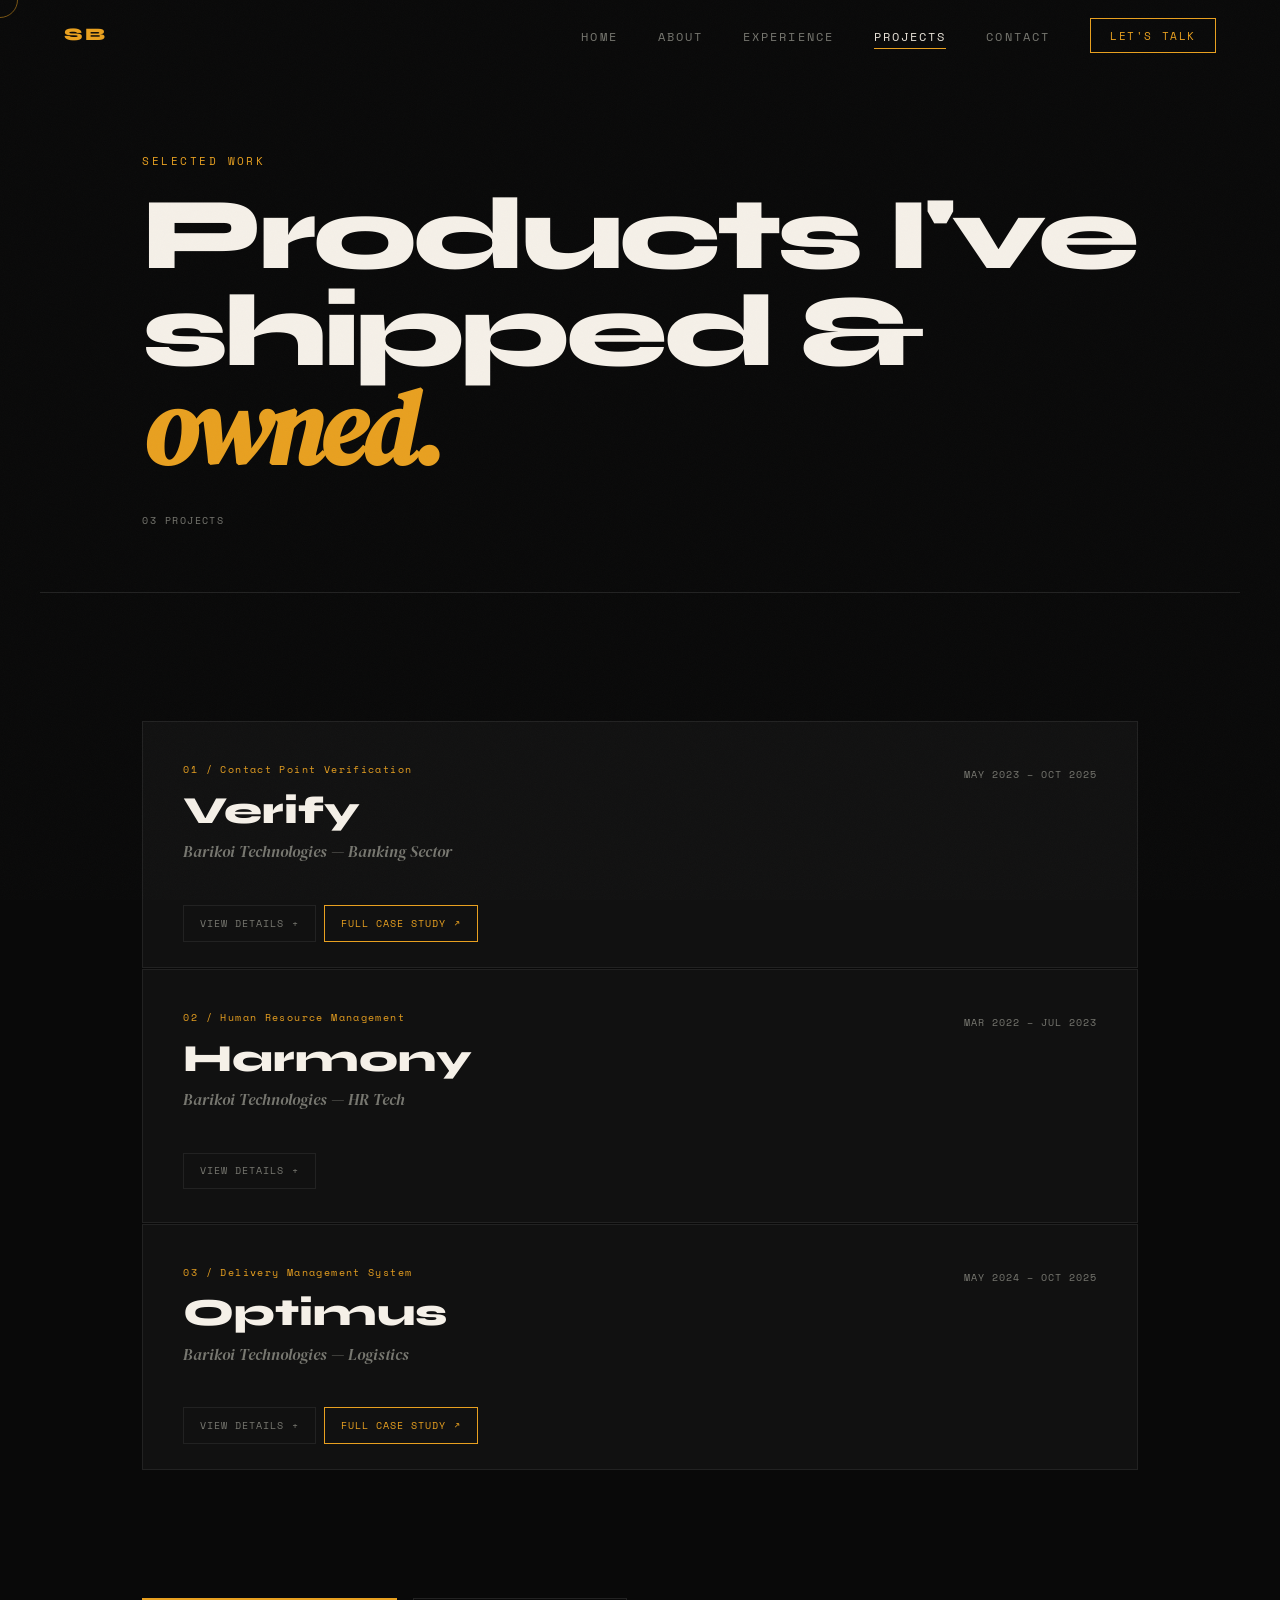
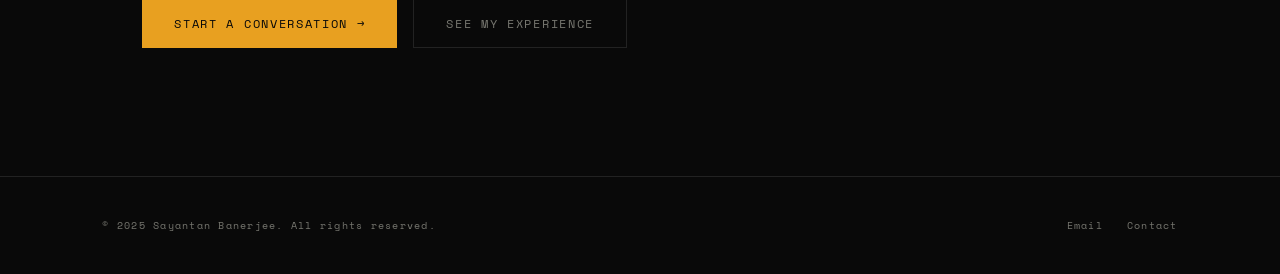
<file: projects.html>
<!DOCTYPE html>
<html lang="en">
<head>
  <meta charset="UTF-8">
  <meta name="viewport" content="width=device-width, initial-scale=1.0">
  <title>Projects — Sayantan Banerjee</title>
  <link rel="stylesheet" href="style.css">
  <style>
    .page-hero {
      padding: calc(var(--nav-h) + 5rem) clamp(1.5rem,8vw,8rem) 4rem;
      max-width: 1200px; margin: 0 auto;
      border-bottom: 1px solid var(--border);
      display: flex; align-items: flex-end; justify-content: space-between; gap: 2rem; flex-wrap: wrap;
    }
    .page-title {
      font-family: 'Syne', sans-serif; font-weight: 800;
      font-size: clamp(3rem,8vw,7rem);
      line-height: .95; letter-spacing: -.04em; color: var(--cream);
    }
    .page-title em { font-family: 'DM Serif Display', serif; font-style: italic; color: var(--gold); }
    .project-count {
      font-family: 'Space Mono', monospace; font-size: .65rem;
      letter-spacing: .14em; text-transform: uppercase; color: var(--muted);
    }

    /* PROJECT CARDS */
    .projects-grid {
      max-width: 1200px; margin: 0 auto;
      padding: clamp(4rem,10vw,8rem) clamp(1.5rem,8vw,8rem);
      display: flex; flex-direction: column; gap: 1px;
    }
    .project-card {
      border: 1px solid var(--border);
      background: var(--surface);
      overflow: hidden;
      transition: border-color .3s;
    }
    .project-card:hover { border-color: var(--gold-dim); }
    .project-card-header {
      display: grid;
      grid-template-columns: 1fr auto;
      align-items: start;
      gap: 1.5rem;
      padding: 2.5rem;
      cursor: pointer;
    }
    .project-num {
      font-family: 'Space Mono', monospace; font-size: .62rem;
      letter-spacing: .14em; color: var(--gold);
      margin-bottom: .8rem;
    }
    .project-name {
      font-family: 'Syne', sans-serif; font-weight: 800;
      font-size: clamp(1.6rem, 3vw, 2.5rem);
      color: var(--cream); line-height: 1.05;
      margin-bottom: .5rem;
    }
    .project-company {
      font-family: 'DM Serif Display', serif; font-style: italic;
      font-size: 1rem; color: var(--muted);
    }
    .project-period {
      font-family: 'Space Mono', monospace; font-size: .62rem;
      letter-spacing: .1em; text-transform: uppercase; color: var(--muted);
      white-space: nowrap; padding-top: .3rem;
    }

    /* Expandable body */
    .project-body {
      max-height: 0; overflow: hidden;
      transition: max-height .5s var(--ease);
      border-top: 1px solid transparent;
    }
    .project-card.open .project-body {
      max-height: 800px;
      border-color: var(--border);
    }
    .project-body-inner {
      padding: 2rem 2.5rem 2.5rem;
      display: grid; grid-template-columns: 1fr 1fr;
      gap: 2rem;
    }
    /* .project-outcomes { } */
    .project-outcomes-title {
      font-family: 'Space Mono', monospace; font-size: .62rem;
      letter-spacing: .14em; text-transform: uppercase; color: var(--gold);
      margin-bottom: 1rem;
    }
    .outcome-item {
      display: flex; align-items: flex-start; gap: .8rem;
      margin-bottom: .8rem;
    }
    .outcome-num {
      font-family: 'Syne', sans-serif; font-weight: 800;
      font-size: 1.4rem; color: var(--gold); line-height: 1;
      min-width: 60px;
    }
    .outcome-label { font-size: .9rem; color: var(--muted); line-height: 1.5; }
    .outcome-label strong { color: var(--text); font-weight: 400; }
    .project-details-list { list-style: none; }
    .project-details-list li {
      padding: .5rem 0; border-bottom: 1px solid var(--border);
      font-size: .9rem; color: var(--muted); line-height: 1.6;
      padding-left: 1rem; position: relative;
    }
    .project-details-list li::before {
      content: '→'; position: absolute; left: 0;
      color: var(--gold); font-family: 'Space Mono', monospace; font-size: .65rem;
      top: .6rem;
    }
    .project-tags {
      display: flex; flex-wrap: wrap; gap: .5rem;
      padding: 0 2.5rem 2rem;
    }
    .toggle-btn {
      display: flex; align-items: center; gap: .5rem;
      padding: .6rem 1rem;
      font-family: 'Space Mono', monospace; font-size: .62rem;
      letter-spacing: .1em; text-transform: uppercase;
      color: var(--muted); border: 1px solid var(--border);
      background: none; transition: .2s; cursor: pointer;
      margin: 0 2.5rem 2rem;
    }
    .toggle-btn:hover { border-color: var(--gold); color: var(--gold); }
    .toggle-icon { transition: transform .3s; }
    .project-card.open .toggle-icon { transform: rotate(45deg); }

    /* CTA */
    .projects-cta {
      max-width: 1200px; margin: 0 auto;
      padding: 0 clamp(1.5rem,8vw,8rem) clamp(4rem,10vw,8rem);
      display: flex; gap: 1rem;
    }

    @media (max-width: 700px) {
      .project-body-inner { grid-template-columns: 1fr; }
      .project-card-header { grid-template-columns: 1fr; }
    }
  </style>
</head>
<body>
<div class="noise"></div>
<div class="cursor"><div class="cursor-dot"></div></div>
<div class="cursor"><div class="cursor-ring"></div></div>

<nav>
  <div class="nav-logo">SB</div>
  <ul class="nav-links">
    <li><a href="index.html">Home</a></li>
    <li><a href="about.html">About</a></li>
    <li><a href="experience.html">Experience</a></li>
    <li><a href="projects.html">Projects</a></li>
    <li><a href="contact.html">Contact</a></li>
  </ul>
  <a href="contact.html" class="nav-cta">Let's Talk</a>
  <div class="hamburger"><span></span><span></span><span></span></div>
</nav>
<div class="mobile-menu">
  <a href="index.html">Home</a>
  <a href="about.html">About</a>
  <a href="experience.html">Experience</a>
  <a href="projects.html">Projects</a>
  <a href="contact.html">Contact</a>
</div>

<main>
  <div class="page-hero">
    <div>
      <p class="section-label reveal">Selected Work</p>
      <h1 class="page-title reveal">Products I've<br>shipped &amp; <em>owned.</em></h1>
    </div>
    <p class="project-count reveal">03 Projects</p>
  </div>

  <div class="projects-grid">

    <!-- Project 1 -->
    <div class="project-card reveal" id="p1">
      <div class="project-card-header" onclick="toggleProject('p1')">
        <div>
          <div class="project-num">01 / Contact Point Verification</div>
          <div class="project-name">Verify</div>
          <div class="project-company">Barikoi Technologies — Banking Sector</div>
        </div>
        <div class="project-period">May 2023 – Oct 2025</div>
      </div>
      <div style="display:flex;gap:.5rem;padding:0 2.5rem;margin-bottom:1.5rem">
        <button class="toggle-btn" onclick="toggleProject('p1')" style="margin:0">
          <span>View Details</span><span class="toggle-icon">+</span>
        </button>
        <a href="verify.html" class="toggle-btn" style="margin:0;border-color:var(--gold);color:var(--gold)">
          <span>Full Case Study</span><span>↗</span>
        </a>
      </div>
      <div class="project-body">
        <div class="project-body-inner">
          <div class="project-outcomes">
            <div class="project-outcomes-title">Key Outcomes</div>
            <div class="outcome-item">
              <div class="outcome-num">80%</div>
              <div class="outcome-label"><strong>More files processed</strong> than previous manual capacity via Uber Model engineering</div>
            </div>
            <div class="outcome-item">
              <div class="outcome-num">53</div>
              <div class="outcome-label"><strong>Features delivered</strong> within the assigned quarter on roadmap</div>
            </div>
            <div class="outcome-item">
              <div class="outcome-num">0</div>
              <div class="outcome-label"><strong>Fraud incidents</strong> post-transparency controls implementation</div>
            </div>
          </div>
          <div>
            <div class="project-outcomes-title">What I Did</div>
            <ul class="project-details-list">
              <li>Led complete <strong>digitalization of the CPV system</strong> for City Bank and Brac Bank to streamline Credit Card &amp; Loan verification.</li>
              <li>Engineered a systemic improvement based on the <strong>Uber Model</strong>, enabling 80% higher throughput for the verification team.</li>
              <li>Enhanced internal controls by reducing paperwork and ensuring transparency — actively preventing fraud and bribery in the workflow.</li>
              <li>Drove execution of the product roadmap, delivering <strong>53 features</strong> within the assigned quarter.</li>
            </ul>
          </div>
        </div>
        <div class="project-tags">
          <span class="tag gold">Digital Transformation</span>
          <span class="tag">Banking / Fintech</span>
          <span class="tag">Process Engineering</span>
          <span class="tag gold">Compliance</span>
          <span class="tag">Roadmap Execution</span>
        </div>
      </div>
    </div>

    <!-- Project 2 -->
    <div class="project-card reveal" id="p2">
      <div class="project-card-header" onclick="toggleProject('p2')">
        <div>
          <div class="project-num">02 / Human Resource Management</div>
          <div class="project-name">Harmony</div>
          <div class="project-company">Barikoi Technologies — HR Tech</div>
        </div>
        <div class="project-period">Mar 2022 – Jul 2023</div>
      </div>
      <button class="toggle-btn" onclick="toggleProject('p2')">
        <span>View Details</span><span class="toggle-icon">+</span>
      </button>
      <div class="project-body">
        <div class="project-body-inner">
          <div class="project-outcomes">
            <div class="project-outcomes-title">Key Outcomes</div>
            <div class="outcome-item">
              <div class="outcome-num">25%</div>
              <div class="outcome-label"><strong>Employee productivity increase</strong> from data-driven performance management system</div>
            </div>
            <div class="outcome-item">
              <div class="outcome-num">23%</div>
              <div class="outcome-label"><strong>Reduction in administrative costs</strong> via centralized mobile &amp; web app</div>
            </div>
            <div class="outcome-item">
              <div class="outcome-num">AI</div>
              <div class="outcome-label"><strong>LLM-powered chatbot</strong> integrated for employee self-service via RAG principles</div>
            </div>
          </div>
          <div>
            <div class="project-outcomes-title">What I Did</div>
            <ul class="project-details-list">
              <li>Developed and launched a comprehensive <strong>HR Management platform</strong> covering attendance, leave, expenses, and automated payroll.</li>
              <li>Integrated a <strong>data-driven performance management system</strong> that increased overall employee productivity by 25%.</li>
              <li>Delivered a centralized mobile and web application that reduced administrative costs by 23%.</li>
              <li>Integrated an <strong>LLM-powered conversational interface</strong> using RAG for accurate, context-aware employee self-service queries.</li>
            </ul>
          </div>
        </div>
        <div class="project-tags">
          <span class="tag gold">AI / LLM</span>
          <span class="tag gold">RAG</span>
          <span class="tag">HR Tech</span>
          <span class="tag">SaaS</span>
          <span class="tag">Payroll Automation</span>
          <span class="tag">Mobile + Web</span>
        </div>
      </div>
    </div>

    <!-- Project 3 -->
    <div class="project-card reveal" id="p3">
      <div class="project-card-header" onclick="toggleProject('p3')">
        <div>
          <div class="project-num">03 / Delivery Management System</div>
          <div class="project-name">Optimus</div>
          <div class="project-company">Barikoi Technologies — Logistics</div>
        </div>
        <div class="project-period">May 2024 – Oct 2025</div>
      </div>
      


      <div style="display:flex;gap:.5rem;padding:0 2.5rem;margin-bottom:1.5rem">
        <button class="toggle-btn" onclick="toggleProject('p3')"  style="margin:0">
          <span>View Details</span><span class="toggle-icon">+</span>
        </button>
        <a href="optimus.html" class="toggle-btn" style="margin:0;border-color:var(--gold);color:var(--gold)">
          <span>Full Case Study</span><span>↗</span>
        </a>
      </div>



      <div class="project-body">
        <div class="project-body-inner">
          <div class="project-outcomes">
            <div class="project-outcomes-title">Key Outcomes</div>
            <div class="outcome-item">
              <div class="outcome-num">15%</div>
              <div class="outcome-label"><strong>Delivery cost reduction</strong> via Box model implementation in delivery workflow</div>
            </div>
            <div class="outcome-item">
              <div class="outcome-num">35%</div>
              <div class="outcome-label"><strong>Customer satisfaction increase</strong> through interactive delivery tracking</div>
            </div>
            <div class="outcome-item">
              <div class="outcome-num">1</div>
              <div class="outcome-label"><strong>Proprietary innovation</strong> — Rupantor area-selection priority queue algorithm</div>
            </div>
          </div>
          <div>
            <div class="project-outcomes-title">What I Did</div>
            <ul class="project-details-list">
              <li>Developed a logistics system focused on <strong>route optimization and intelligent order sorting</strong> for last-mile delivery.</li>
              <li>Created and deployed a <strong>proprietary area-selection priority queue process</strong> named Rupantor.</li>
              <li>Reduced overall delivery costs by 15% through the Box model in the delivery workflow.</li>
              <li>Increased corporate and bank customer satisfaction by 35% via an <strong>interactive tracking system</strong>.</li>
              <li>Implemented a robust <strong>role-based access system</strong> for administrators, in-charges, and delivery personnel.</li>
            </ul>
          </div>
        </div>
        <div class="project-tags">
          <span class="tag gold">Route Optimization</span>
          <span class="tag">Logistics</span>
          <span class="tag gold">Proprietary Algorithm</span>
          <span class="tag">RBAC</span>
          <span class="tag">Last-Mile Delivery</span>
          <span class="tag">B2B SaaS</span>
        </div>
      </div>
    </div>

  </div><!-- /grid -->

  <div class="projects-cta">
    <a href="contact.html" class="btn btn-primary reveal">Start a Conversation →</a>
    <a href="experience.html" class="btn btn-outline reveal">See My Experience</a>
  </div>
</main>

<footer>
  <p>© 2025 Sayantan Banerjee. All rights reserved.</p>
  <div class="footer-links">
    <a href="mailto:sayantan420.sb@gmail.com">Email</a>
    <a href="contact.html">Contact</a>
  </div>
</footer>

<script src="main.js"></script>
<script>
  function toggleProject(id) {
    const card = document.getElementById(id);
    card.classList.toggle('open');
  }
</script>
</body>
</html>
</file>
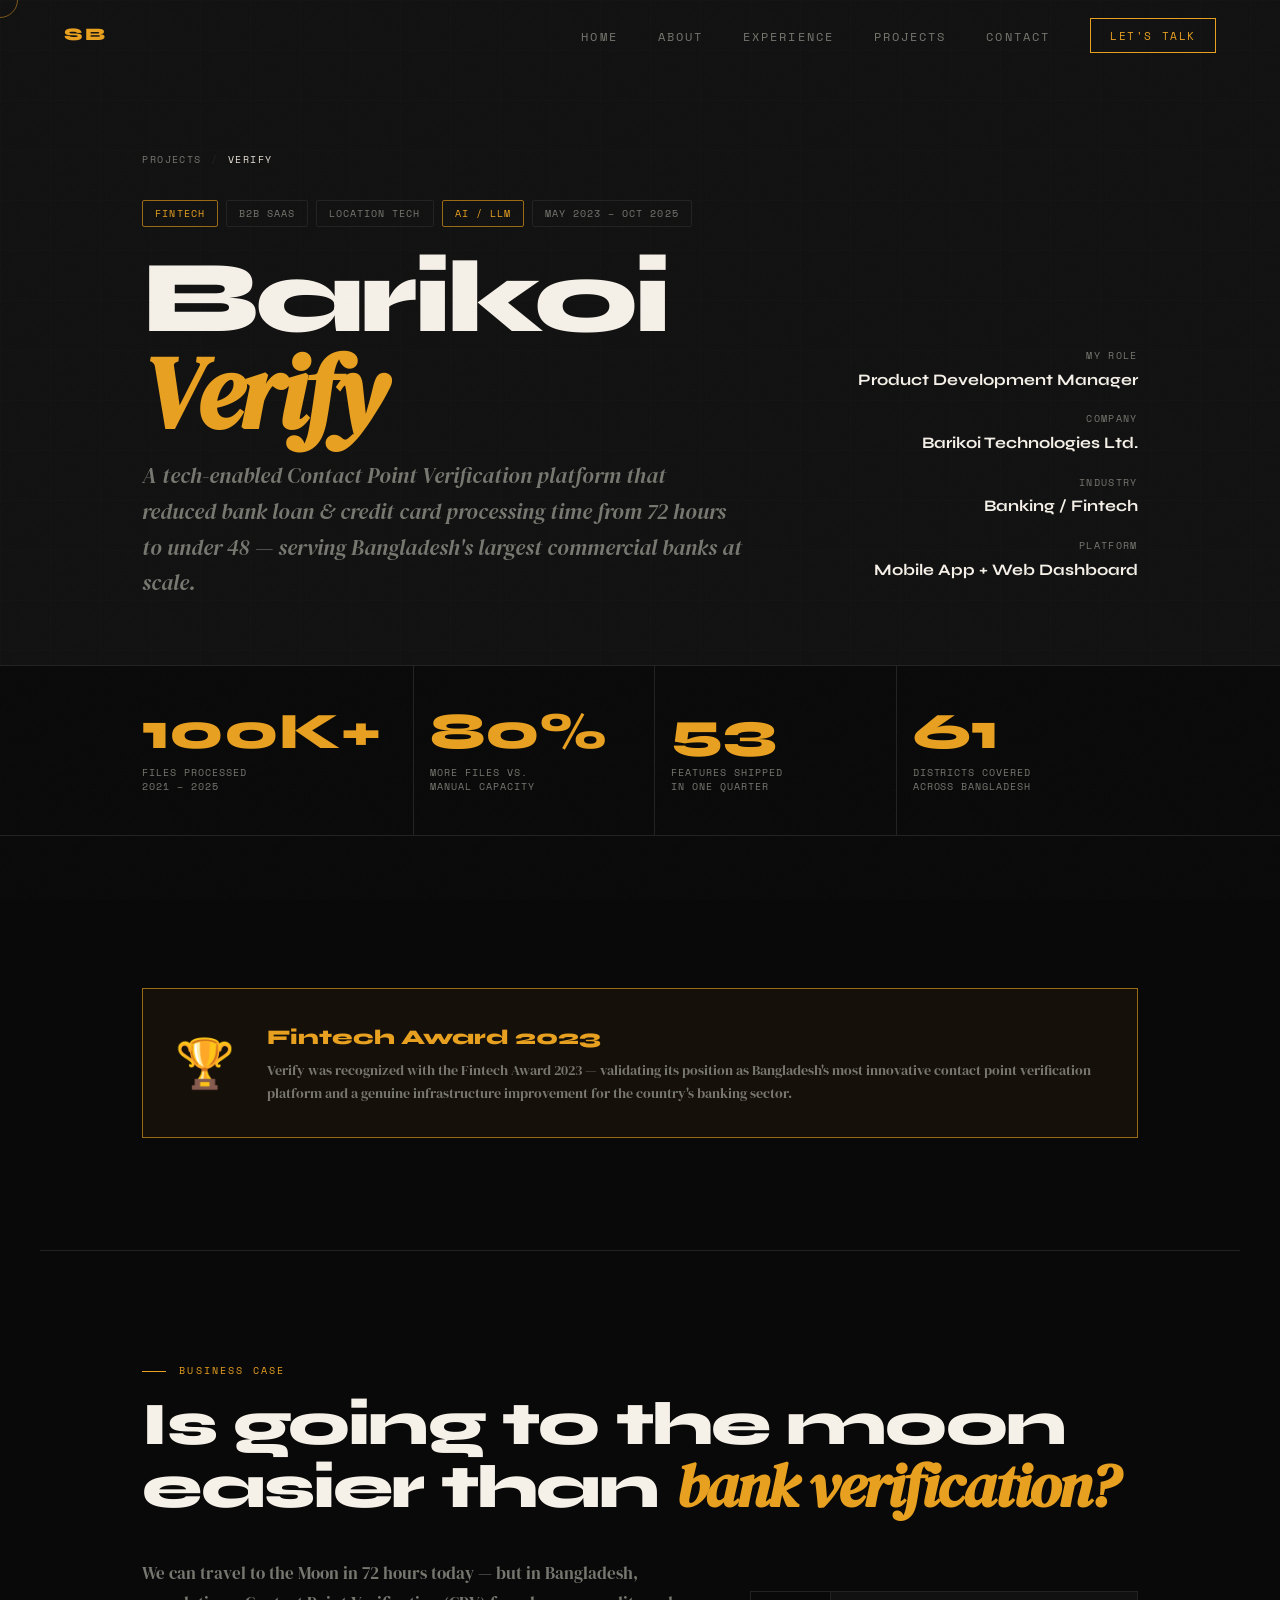
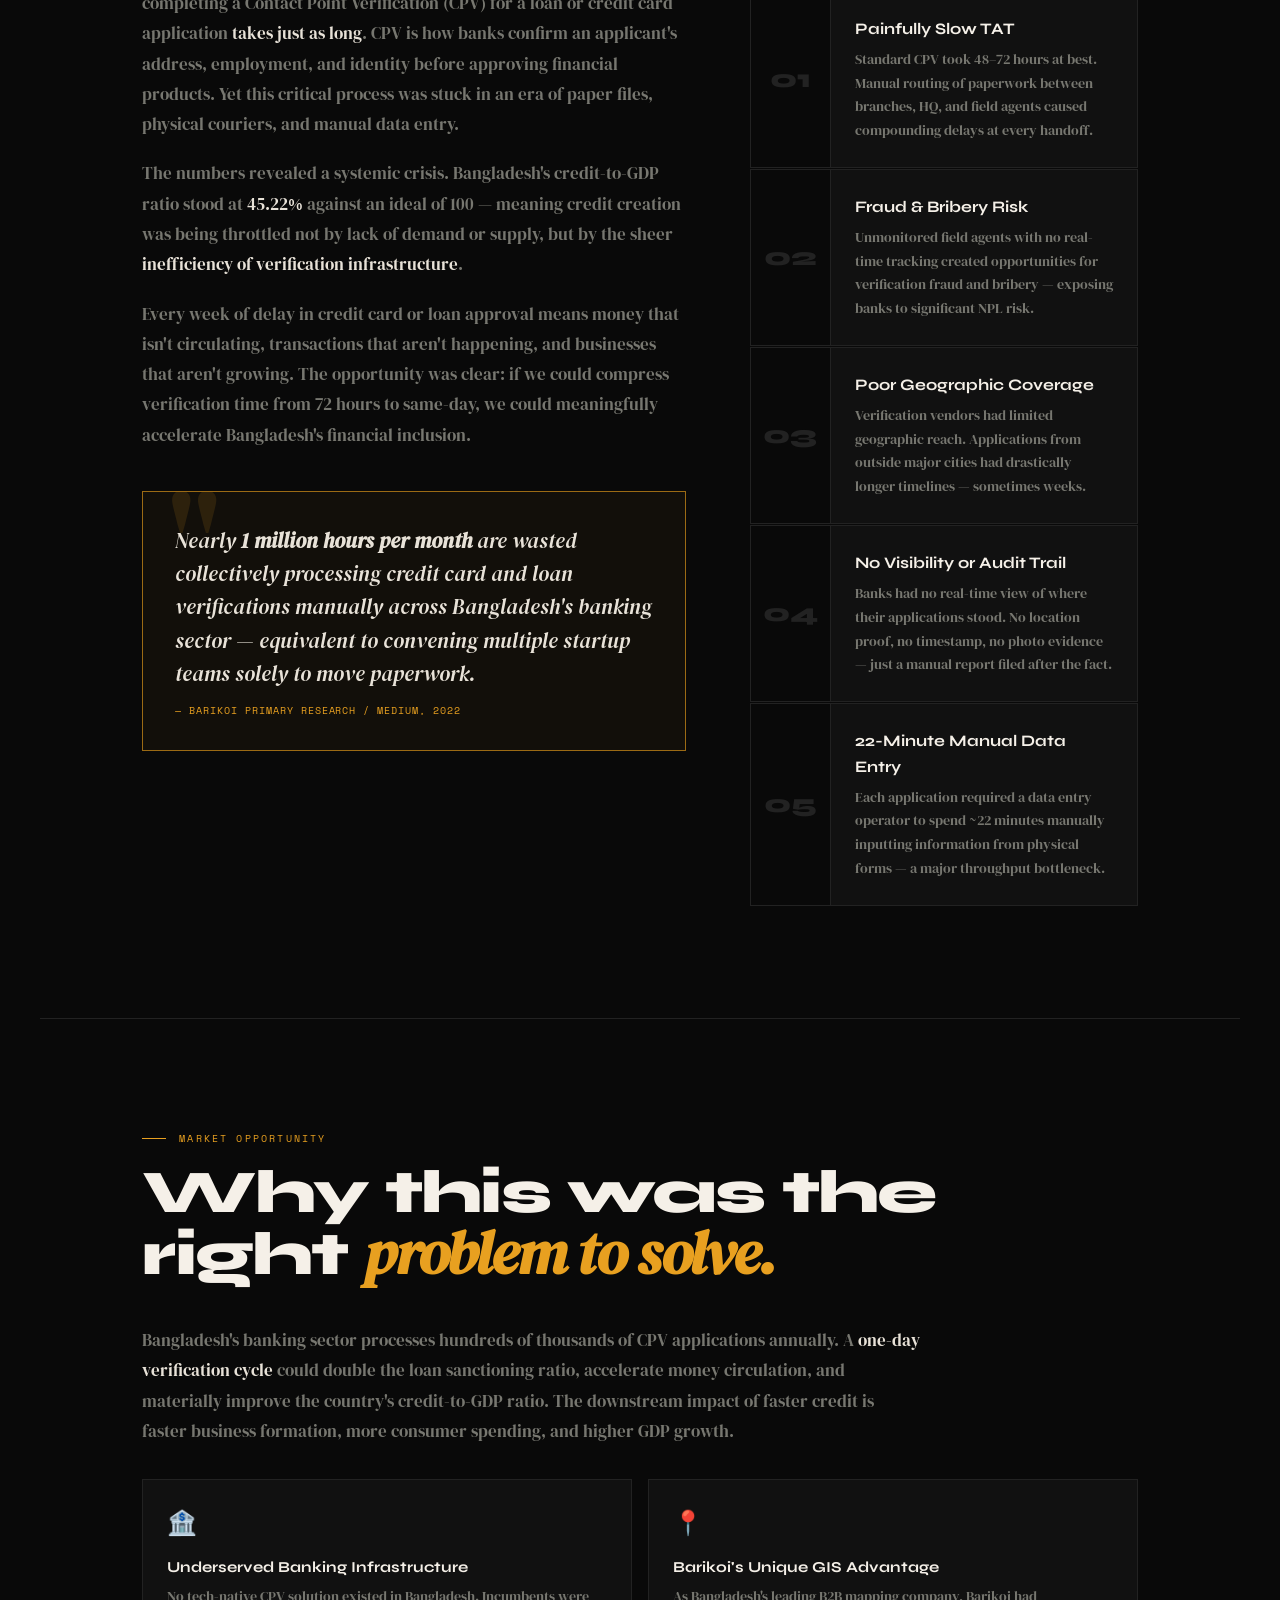
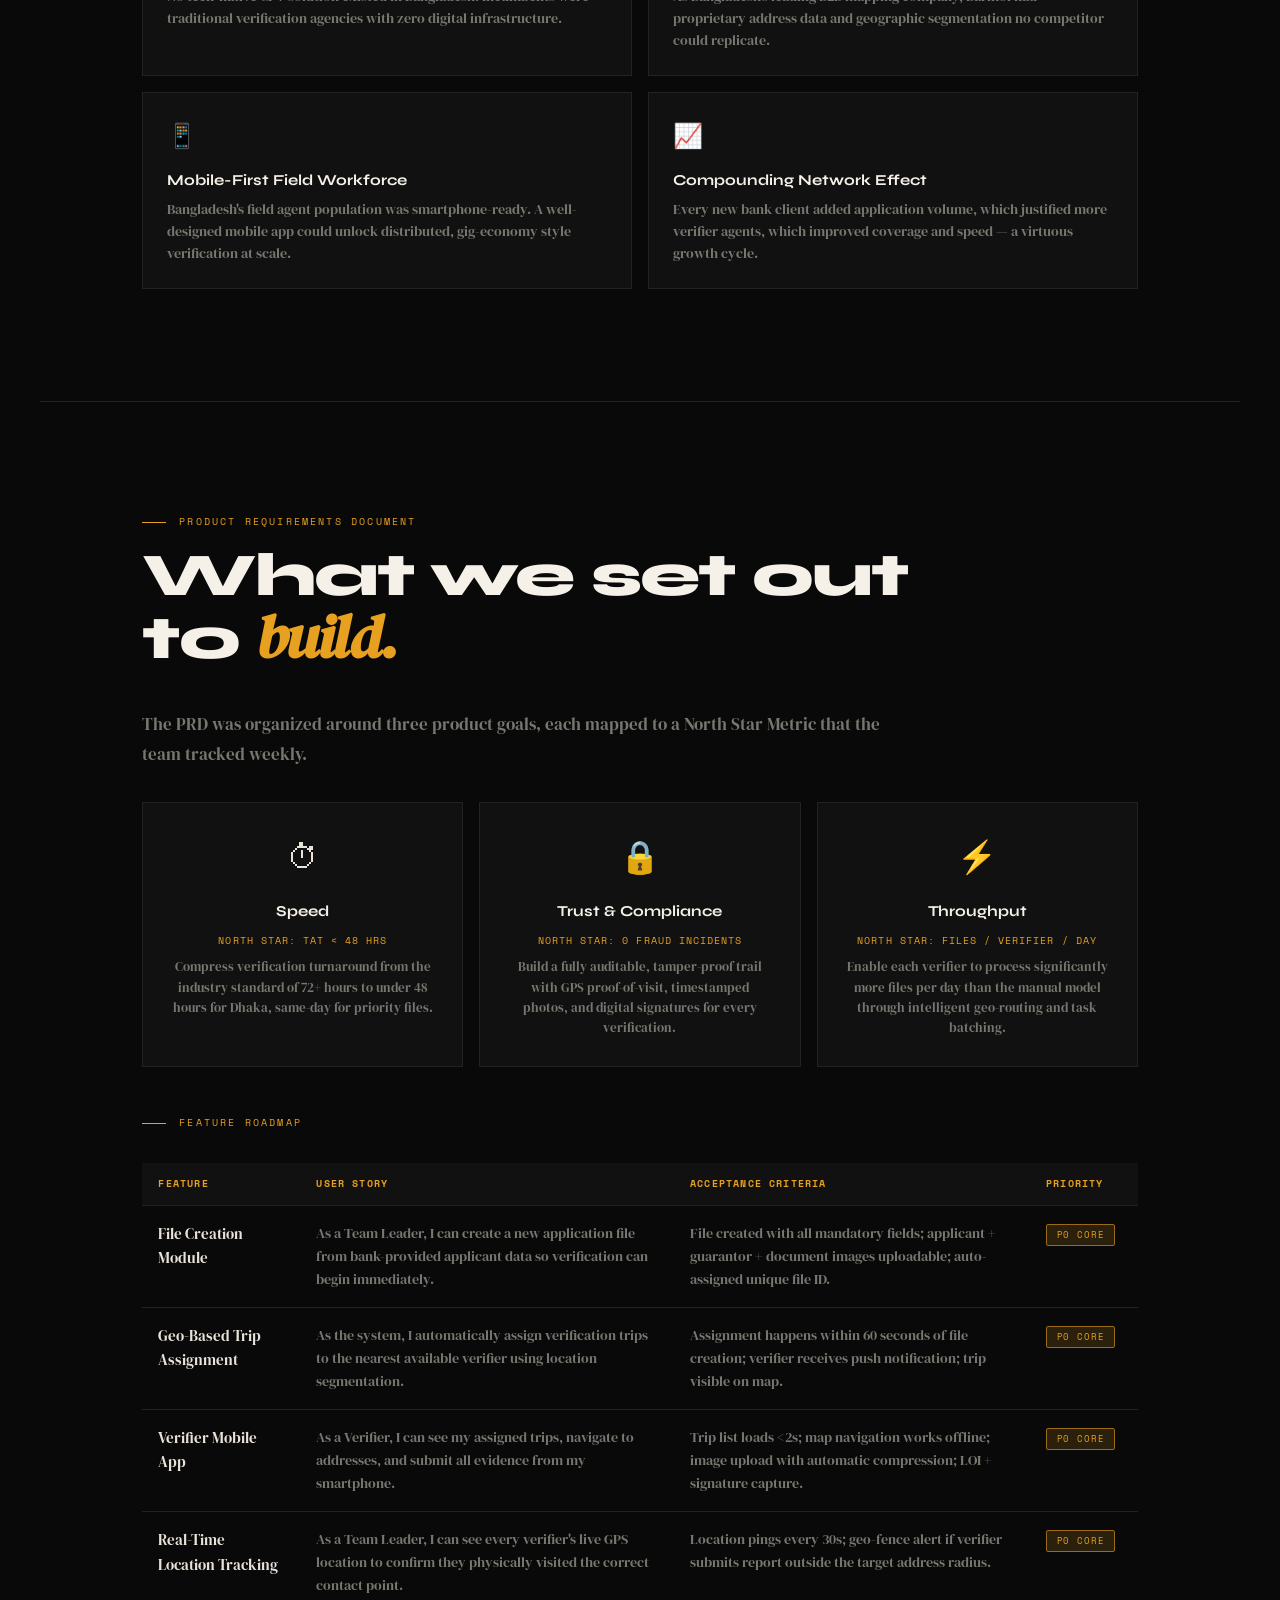
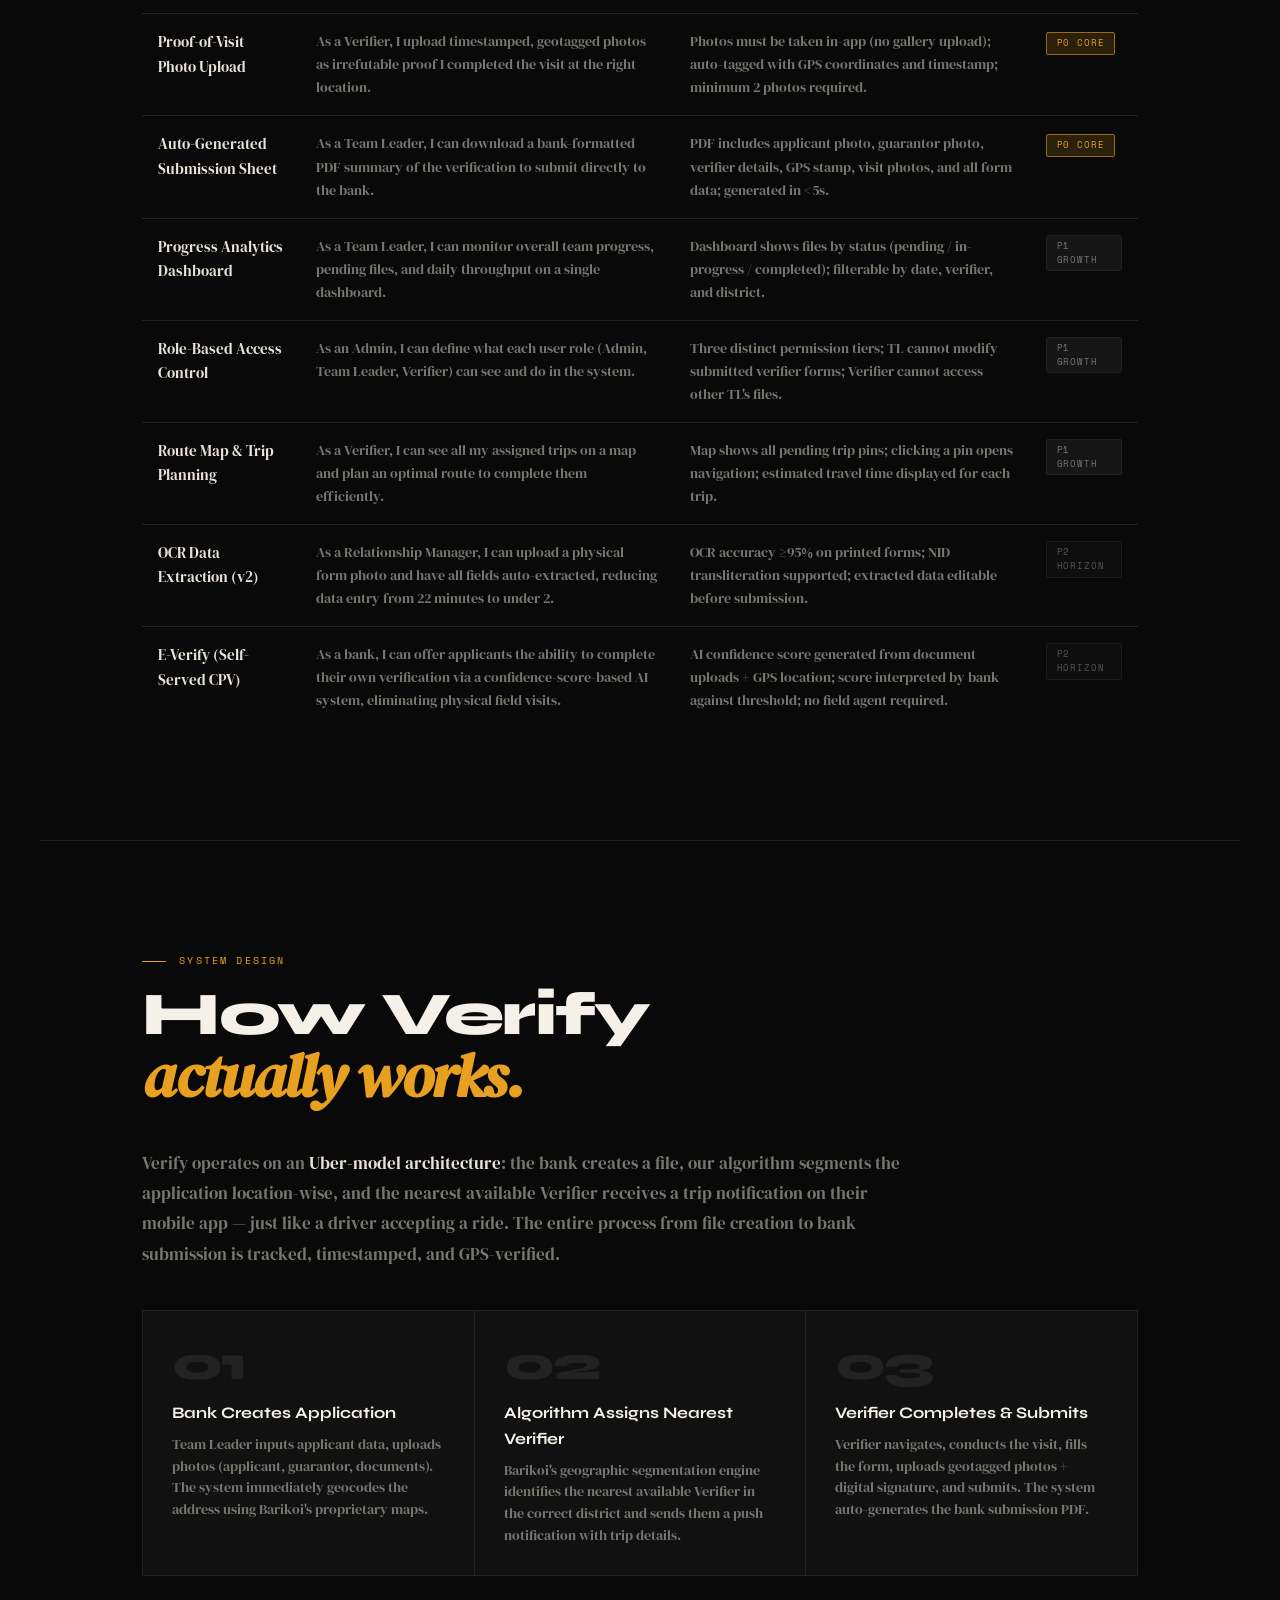
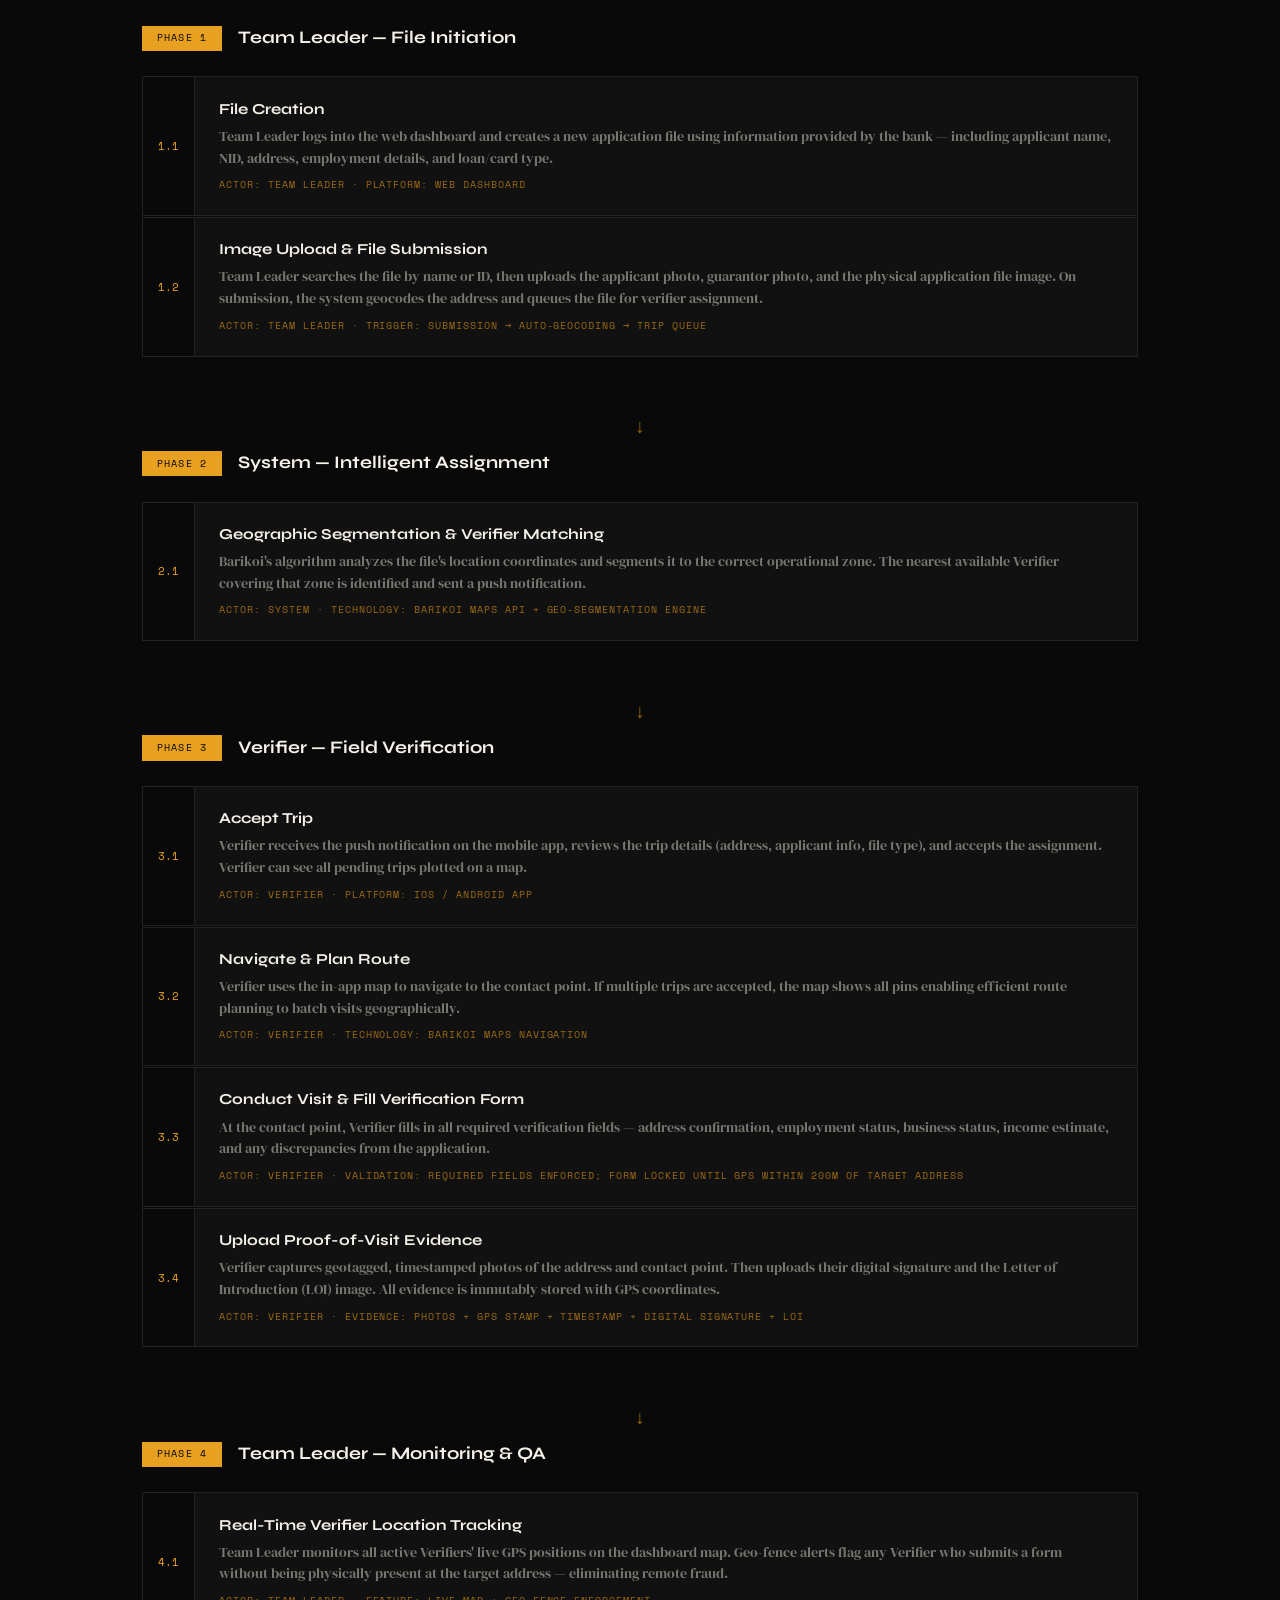
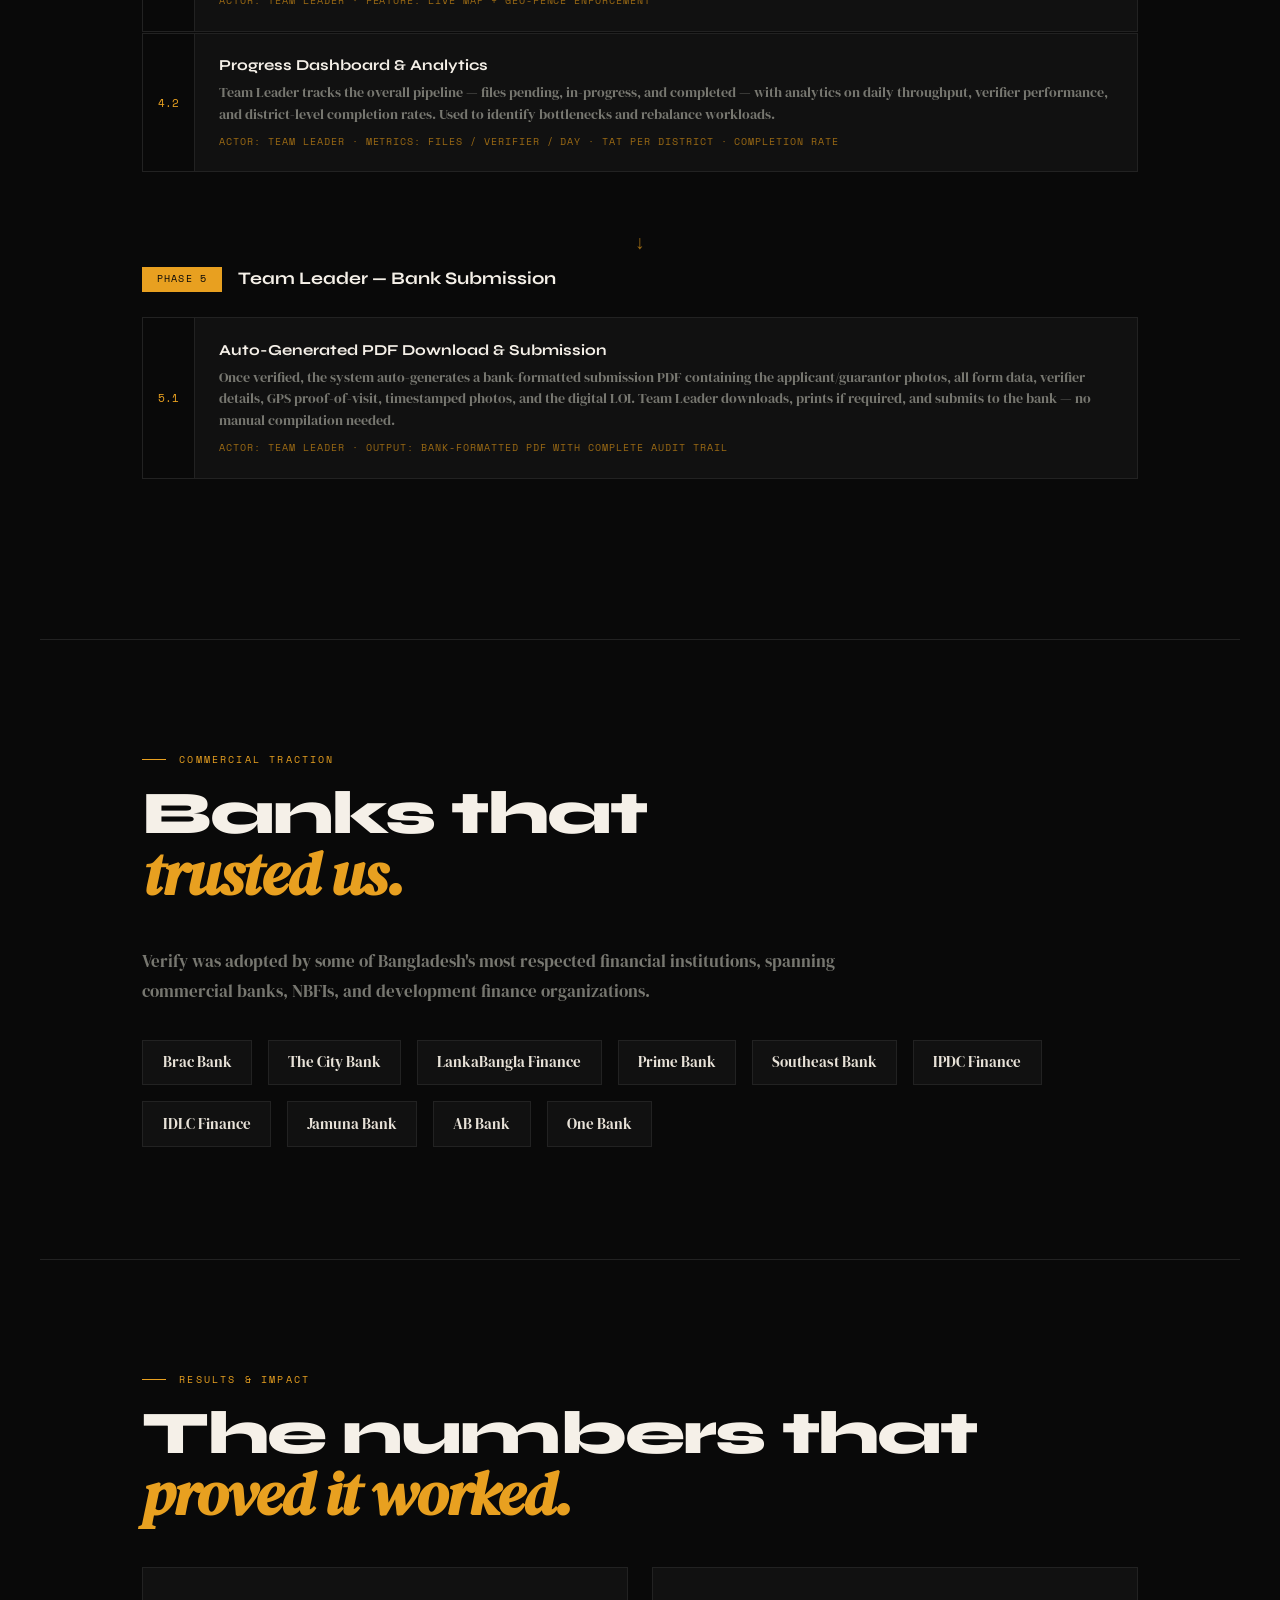
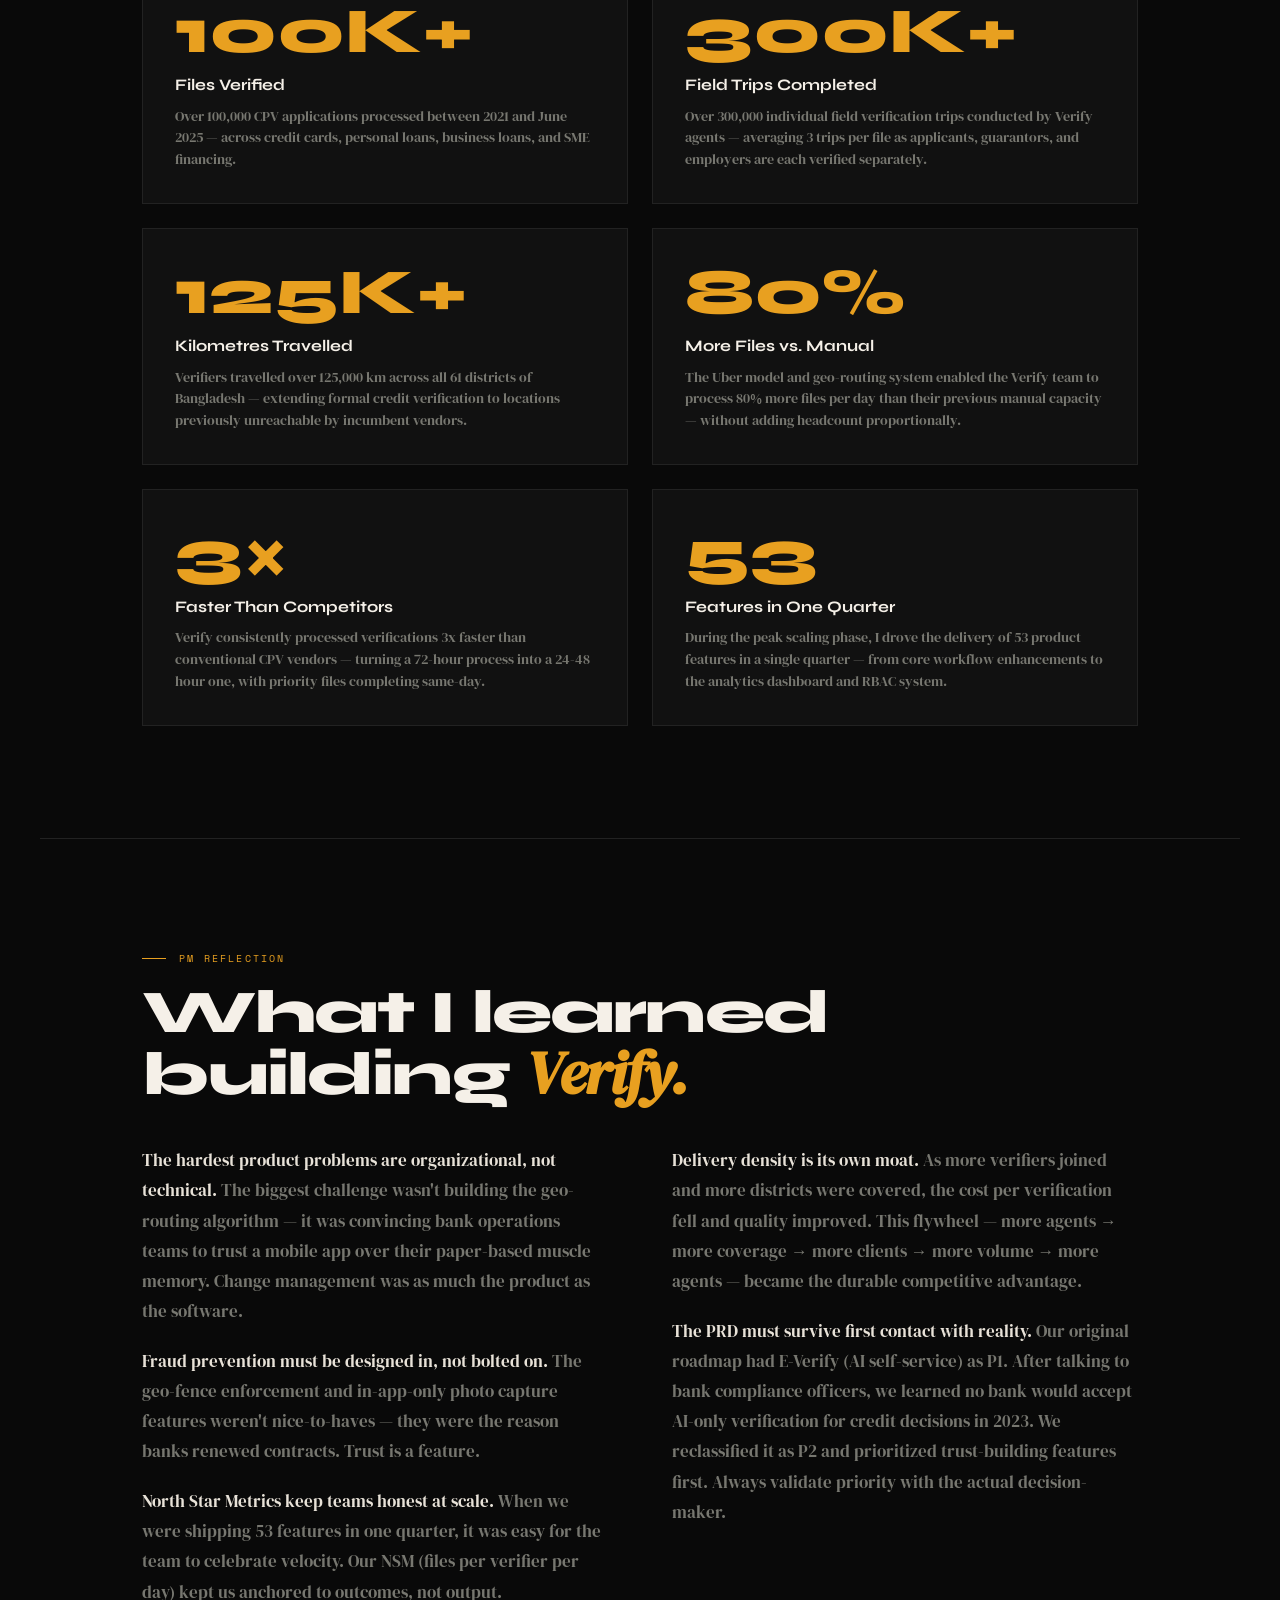
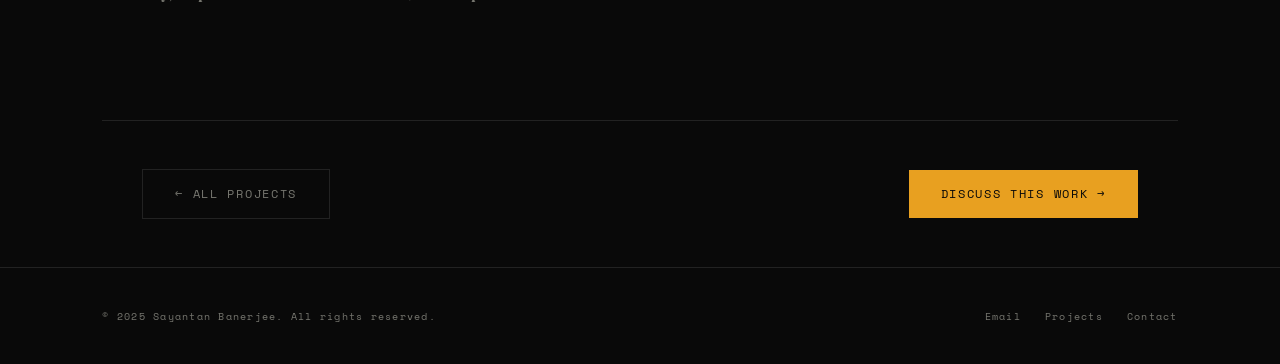
<file: verify.html>
<!DOCTYPE html>
<html lang="en">
<head>
  <meta charset="UTF-8">
  <meta name="viewport" content="width=device-width, initial-scale=1.0">
  <title>Verify — Case Study | Sayantan Banerjee</title>
  <link rel="stylesheet" href="style.css">
  <style>
    /* ── PAGE HERO ── */
    .case-hero {
      padding-top: var(--nav-h);
      background: var(--surface);
      border-bottom: 1px solid var(--border);
      position: relative; overflow: hidden;
    }
    .case-hero-inner {
      max-width: 1200px; margin: 0 auto;
      padding: 5rem clamp(1.5rem,8vw,8rem) 4rem;
      display: grid; grid-template-columns: 1fr auto;
      gap: 2rem; align-items: end;
    }
    .case-breadcrumb {
      font-family: 'Space Mono', monospace; font-size: .62rem;
      letter-spacing: .14em; text-transform: uppercase;
      color: var(--muted); margin-bottom: 2rem;
      display: flex; align-items: center; gap: .6rem;
    }
    .case-breadcrumb a { color: var(--muted); transition: color .2s; }
    .case-breadcrumb a:hover { color: var(--gold); }
    .case-breadcrumb span { color: var(--border); }
    .case-tag-row { display: flex; gap: .5rem; flex-wrap: wrap; margin-bottom: 1.5rem; }
    .case-title {
      font-family: 'Syne', sans-serif; font-weight: 800;
      font-size: clamp(3rem, 8vw, 6.5rem);
      line-height: .92; letter-spacing: -.04em;
      color: var(--cream); margin-bottom: 1rem;
    }
    .case-title em { font-family: 'DM Serif Display', serif; font-style: italic; color: var(--gold); }
    .case-subtitle {
      font-family: 'DM Serif Display', serif; font-style: italic;
      font-size: clamp(1.1rem, 2vw, 1.4rem);
      color: var(--muted); max-width: 600px;
    }
    .case-meta-block { text-align: right; }
    .case-meta-item { margin-bottom: 1.2rem; }
    .case-meta-label {
      font-family: 'Space Mono', monospace; font-size: .6rem;
      letter-spacing: .14em; text-transform: uppercase; color: var(--muted);
    }
    .case-meta-value {
      font-family: 'Syne', sans-serif; font-weight: 700;
      font-size: 1rem; color: var(--cream); margin-top: .2rem;
    }
    .hero-grid-bg {
      position: absolute; inset: 0; pointer-events: none;
      background-image:
        linear-gradient(var(--border) 1px, transparent 1px),
        linear-gradient(90deg, var(--border) 1px, transparent 1px);
      background-size: 50px 50px; opacity: .15;
    }

    /* ── STATS BAR ── */
    .stats-bar {
      border-bottom: 1px solid var(--border);
      background: var(--bg);
    }
    .stats-bar-inner {
      max-width: 1200px; margin: 0 auto;
      padding: 0 clamp(1.5rem,8vw,8rem);
      display: grid; grid-template-columns: repeat(4, 1fr);
    }
    .stat-cell {
      padding: 2.5rem 0;
      border-right: 1px solid var(--border);
      padding-right: 2rem; padding-left: 1rem;
    }
    .stat-cell:first-child { padding-left: 0; }
    .stat-cell:last-child { border-right: none; }
    .stat-big {
      font-family: 'Syne', sans-serif; font-weight: 800;
      font-size: clamp(2rem, 4vw, 3.5rem);
      color: var(--gold); line-height: 1;
    }
    .stat-desc {
      font-family: 'Space Mono', monospace; font-size: .62rem;
      letter-spacing: .1em; text-transform: uppercase;
      color: var(--muted); margin-top: .5rem; line-height: 1.5;
    }

    /* ── SECTION ── */
    .cs-section {
      max-width: 1200px; margin: 0 auto;
      padding: clamp(4rem,10vw,7rem) clamp(1.5rem,8vw,8rem);
      border-bottom: 1px solid var(--border);
    }
    .cs-section:last-of-type { border-bottom: none; }
    .cs-label {
      font-family: 'Space Mono', monospace; font-size: .62rem;
      letter-spacing: .22em; text-transform: uppercase; color: var(--gold);
      margin-bottom: 1rem; display: flex; align-items: center; gap: .8rem;
    }
    .cs-label::before { content: ''; display: block; width: 24px; height: 1px; background: var(--gold); }
    .cs-h2 {
      font-family: 'Syne', sans-serif; font-weight: 800;
      font-size: clamp(2rem, 5vw, 3.8rem);
      line-height: 1; letter-spacing: -.03em; color: var(--cream);
      margin-bottom: 2.5rem;
    }
    .cs-h2 em { font-family: 'DM Serif Display', serif; font-style: italic; color: var(--gold); }
    .cs-body {
      font-size: 1.05rem; color: var(--muted); line-height: 1.8;
      max-width: 780px;
    }
    .cs-body p { margin-bottom: 1.2rem; }
    .cs-body strong { color: var(--text); font-weight: 400; }
    .cs-body p:last-child { margin-bottom: 0; }

    /* ── TWO COL ── */
    .two-col { display: grid; grid-template-columns: 1fr 1fr; gap: 4rem; align-items: start; }
    .two-col-wide { display: grid; grid-template-columns: 1.4fr 1fr; gap: 4rem; align-items: start; }

    /* ── PROBLEM CARDS ── */
    .problem-cards { display: flex; flex-direction: column; gap: 1px; margin-top: 2rem; }
    .problem-card {
      display: grid; grid-template-columns: 80px 1fr;
      border: 1px solid var(--border); background: var(--surface); overflow: hidden;
    }
    .problem-num {
      display: flex; align-items: center; justify-content: center;
      background: var(--bg);
      font-family: 'Syne', sans-serif; font-weight: 800;
      font-size: 1.6rem; color: var(--border);
      border-right: 1px solid var(--border);
    }
    .problem-body { padding: 1.5rem; }
    .problem-title {
      font-family: 'Syne', sans-serif; font-weight: 700;
      font-size: 1rem; color: var(--cream); margin-bottom: .4rem;
    }
    .problem-text { font-size: .9rem; color: var(--muted); line-height: 1.65; }

    /* ── GDP CALLOUT ── */
    .gdp-callout {
      margin-top: 2.5rem; padding: 2rem;
      border: 1px solid var(--gold-dim);
      background: rgba(232,160,32,.04);
      position: relative; overflow: hidden;
    }
    .gdp-callout::before {
      content: '"'; position: absolute; top: -1rem; left: 1.5rem;
      font-family: 'DM Serif Display', serif; font-size: 8rem;
      color: var(--gold-dim); opacity: .2; line-height: 1;
    }
    .gdp-callout p {
      font-family: 'DM Serif Display', serif; font-style: italic;
      font-size: clamp(1rem, 2vw, 1.3rem); color: var(--text);
      line-height: 1.6; position: relative;
    }
    .gdp-callout cite {
      display: block; margin-top: .8rem;
      font-family: 'Space Mono', monospace; font-size: .6rem;
      letter-spacing: .1em; text-transform: uppercase; color: var(--gold);
      font-style: normal;
    }

    /* ── OPPORTUNITY GRID ── */
    .opp-grid { display: grid; grid-template-columns: 1fr 1fr; gap: 1rem; margin-top: 2rem; }
    .opp-card {
      padding: 1.5rem; border: 1px solid var(--border); background: var(--surface);
      transition: border-color .25s;
    }
    .opp-card:hover { border-color: var(--gold-dim); }
    .opp-icon { font-size: 1.5rem; margin-bottom: .8rem; }
    .opp-title {
      font-family: 'Syne', sans-serif; font-weight: 700;
      font-size: .95rem; color: var(--cream); margin-bottom: .4rem;
    }
    .opp-text { font-size: .85rem; color: var(--muted); line-height: 1.6; }

    /* ── PRD TABLE ── */
    .prd-table { width: 100%; border-collapse: collapse; margin-top: 2rem; }
    .prd-table th {
      font-family: 'Space Mono', monospace; font-size: .62rem;
      letter-spacing: .12em; text-transform: uppercase; color: var(--gold);
      text-align: left; padding: .8rem 1rem; border-bottom: 1px solid var(--border);
      background: var(--surface);
    }
    .prd-table td {
      padding: 1rem; border-bottom: 1px solid var(--border);
      font-size: .9rem; color: var(--muted); line-height: 1.6;
      vertical-align: top;
    }
    .prd-table tr:last-child td { border-bottom: none; }
    .prd-table tr:hover td { background: rgba(232,160,32,.02); }
    .prd-table td:first-child { color: var(--text); font-family: 'DM Serif Display', serif; font-size: .95rem; }
    .prd-priority {
      display: inline-block; padding: .2rem .6rem;
      font-family: 'Space Mono', monospace; font-size: .55rem;
      letter-spacing: .1em; text-transform: uppercase; border-radius: 2px;
    }
    .prd-priority.p0 { background: rgba(232,160,32,.15); color: var(--gold); border: 1px solid var(--gold-dim); }
    .prd-priority.p1 { background: rgba(255,255,255,.05); color: var(--muted); border: 1px solid var(--border); }
    .prd-priority.p2 { background: rgba(255,255,255,.03); color: var(--muted); border: 1px solid var(--border); opacity:.7; }

    /* ── GOALS ── */
    .goals-grid { display: grid; grid-template-columns: 1fr 1fr 1fr; gap: 1rem; margin-top: 2rem; }
    .goal-card {
      padding: 1.8rem; border: 1px solid var(--border); background: var(--surface);
      text-align: center; transition: border-color .25s, transform .25s;
    }
    .goal-card:hover { border-color: var(--gold-dim); transform: translateY(-3px); }
    .goal-icon { font-size: 2rem; margin-bottom: 1rem; }
    .goal-title {
      font-family: 'Syne', sans-serif; font-weight: 700;
      font-size: .95rem; color: var(--cream); margin-bottom: .5rem;
    }
    .goal-metric {
      font-family: 'Space Mono', monospace; font-size: .65rem;
      letter-spacing: .1em; text-transform: uppercase; color: var(--gold);
      margin-bottom: .5rem;
    }
    .goal-text { font-size: .82rem; color: var(--muted); line-height: 1.55; }

    /* ── WORKFLOW ── */
    .workflow-wrap { margin-top: 3rem; }
    .workflow-phase { margin-bottom: 3rem; }
    .phase-header {
      display: flex; align-items: center; gap: 1rem; margin-bottom: 1.5rem;
    }
    .phase-badge {
      padding: .3rem .9rem; background: var(--gold); color: var(--bg);
      font-family: 'Space Mono', monospace; font-size: .62rem;
      letter-spacing: .12em; text-transform: uppercase;
    }
    .phase-title {
      font-family: 'Syne', sans-serif; font-weight: 700;
      font-size: 1.1rem; color: var(--cream);
    }
    .workflow-steps { display: flex; flex-direction: column; gap: 1px; }
    .workflow-step {
      display: grid; grid-template-columns: 52px 1fr;
      border: 1px solid var(--border); background: var(--surface);
      transition: border-color .2s;
    }
    .workflow-step:hover { border-color: var(--gold-dim); }
    .step-num {
      display: flex; align-items: center; justify-content: center;
      font-family: 'Space Mono', monospace; font-size: .7rem;
      color: var(--gold); background: var(--bg);
      border-right: 1px solid var(--border);
    }
    .step-body { padding: 1.2rem 1.5rem; }
    .step-title {
      font-family: 'Syne', sans-serif; font-weight: 700;
      font-size: .95rem; color: var(--cream); margin-bottom: .3rem;
    }
    .step-desc { font-size: .85rem; color: var(--muted); line-height: 1.6; }
    .step-detail {
      display: inline-block; margin-top: .5rem;
      font-family: 'Space Mono', monospace; font-size: .6rem;
      letter-spacing: .1em; text-transform: uppercase;
      color: var(--gold-dim);
    }

    /* phase connector arrow */
    .phase-arrow {
      text-align: center; padding: .8rem 0;
      color: var(--gold-dim); font-size: 1.2rem; line-height: 1;
    }

    /* ── UBER MODEL EXPLAINER ── */
    .uber-grid {
      display: grid; grid-template-columns: repeat(3, 1fr);
      gap: 1px; border: 1px solid var(--border);
      margin-top: 2rem; background: var(--border);
    }
    .uber-cell {
      background: var(--surface); padding: 1.8rem;
      position: relative;
    }
    .uber-cell-num {
      font-family: 'Syne', sans-serif; font-weight: 800;
      font-size: 3rem; color: var(--border); line-height: 1;
      margin-bottom: .8rem; letter-spacing: -.04em;
    }
    .uber-cell-title { font-family: 'Syne', sans-serif; font-weight: 700; font-size: 1rem; color: var(--cream); margin-bottom: .5rem; }
    .uber-cell-text { font-size: .85rem; color: var(--muted); line-height: 1.6; }

    /* ── CLIENTS ── */
    .clients-wrap { margin-top: 2rem; display: flex; flex-wrap: wrap; gap: 1rem; }
    .client-chip {
      padding: .6rem 1.2rem; border: 1px solid var(--border);
      background: var(--surface);
      font-family: 'DM Serif Display', serif; font-size: .95rem; color: var(--text);
      transition: border-color .2s, color .2s;
    }
    .client-chip:hover { border-color: var(--gold-dim); color: var(--gold); }

    /* ── OUTCOMES ── */
    .outcomes-grid { display: grid; grid-template-columns: 1fr 1fr; gap: 1.5rem; margin-top: 2rem; }
    .outcome-card {
      padding: 2rem; border: 1px solid var(--border); background: var(--surface);
      display: flex; flex-direction: column; gap: .5rem;
      transition: border-color .25s, transform .25s;
    }
    .outcome-card:hover { border-color: var(--gold-dim); transform: translateY(-3px); }
    .outcome-big {
      font-family: 'Syne', sans-serif; font-weight: 800;
      font-size: clamp(2.5rem, 5vw, 4rem); color: var(--gold); line-height: 1;
    }
    .outcome-title { font-family: 'Syne', sans-serif; font-weight: 700; font-size: 1rem; color: var(--cream); }
    .outcome-text { font-size: .85rem; color: var(--muted); line-height: 1.6; }

    /* ── AWARD ── */
    .award-bar {
      margin-top: 2.5rem; padding: 2rem;
      border: 1px solid var(--gold-dim);
      background: rgba(232,160,32,.05);
      display: flex; align-items: center; gap: 2rem;
    }
    .award-trophy { font-size: 3rem; flex-shrink: 0; }
    .award-title { font-family: 'Syne', sans-serif; font-weight: 800; font-size: 1.3rem; color: var(--gold); }
    .award-text { font-size: .9rem; color: var(--muted); margin-top: .3rem; }

    /* ── BACK / NEXT ── */
    .case-nav {
      max-width: 1200px; margin: 0 auto;
      padding: 3rem clamp(1.5rem,8vw,8rem);
      display: flex; justify-content: space-between; align-items: center;
      flex-wrap: wrap; gap: 1rem;
    }

    @media (max-width: 900px) {
      .two-col, .two-col-wide { grid-template-columns: 1fr; gap: 2rem; }
      .goals-grid { grid-template-columns: 1fr 1fr; }
      .uber-grid { grid-template-columns: 1fr; }
      .stats-bar-inner { grid-template-columns: 1fr 1fr; }
      .stat-cell:nth-child(2) { border-right: none; }
      .outcomes-grid { grid-template-columns: 1fr; }
      .case-hero-inner { grid-template-columns: 1fr; }
      .case-meta-block { text-align: left; }
      .opp-grid { grid-template-columns: 1fr; }
    }
    @media (max-width: 600px) {
      .goals-grid { grid-template-columns: 1fr; }
      .stats-bar-inner { grid-template-columns: 1fr 1fr; }
    }
  </style>
</head>
<body>
<div class="noise"></div>
<div class="cursor"><div class="cursor-dot"></div></div>
<div class="cursor"><div class="cursor-ring"></div></div>

<nav>
  <div class="nav-logo">SB</div>
  <ul class="nav-links">
    <li><a href="index.html">Home</a></li>
    <li><a href="about.html">About</a></li>
    <li><a href="experience.html">Experience</a></li>
    <li><a href="projects.html">Projects</a></li>
    <li><a href="contact.html">Contact</a></li>
  </ul>
  <a href="contact.html" class="nav-cta">Let's Talk</a>
  <div class="hamburger"><span></span><span></span><span></span></div>
</nav>
<div class="mobile-menu">
  <a href="index.html">Home</a><a href="about.html">About</a>
  <a href="experience.html">Experience</a><a href="projects.html">Projects</a>
  <a href="contact.html">Contact</a>
</div>

<main>
  <!-- ── HERO ── -->
  <section class="case-hero">
    <div class="hero-grid-bg"></div>
    <div class="case-hero-inner">
      <div>
        <div class="case-breadcrumb reveal">
          <a href="projects.html">Projects</a>
          <span>/</span>
          <span style="color:var(--text)">Verify</span>
        </div>
        <div class="case-tag-row reveal">
          <span class="tag gold">Fintech</span>
          <span class="tag">B2B SaaS</span>
          <span class="tag">Location Tech</span>
          <span class="tag gold">AI / LLM</span>
          <span class="tag">May 2023 – Oct 2025</span>
        </div>
        <h1 class="case-title reveal">
          Barikoi<br><em>Verify</em>
        </h1>
        <p class="case-subtitle reveal">
          A tech-enabled Contact Point Verification platform that reduced bank loan &amp; credit card processing time from 72 hours to under 48 — serving Bangladesh's largest commercial banks at scale.
        </p>
      </div>
      <div class="case-meta-block reveal">
        <div class="case-meta-item">
          <div class="case-meta-label">My Role</div>
          <div class="case-meta-value">Product Development Manager</div>
        </div>
        <div class="case-meta-item">
          <div class="case-meta-label">Company</div>
          <div class="case-meta-value">Barikoi Technologies Ltd.</div>
        </div>
        <div class="case-meta-item">
          <div class="case-meta-label">Industry</div>
          <div class="case-meta-value">Banking / Fintech</div>
        </div>
        <div class="case-meta-item">
          <div class="case-meta-label">Platform</div>
          <div class="case-meta-value">Mobile App + Web Dashboard</div>
        </div>
      </div>
    </div>
  </section>

  <!-- ── STATS BAR ── -->
  <div class="stats-bar">
    <div class="stats-bar-inner">
      <div class="stat-cell reveal">
        <div class="stat-big">100K+</div>
        <div class="stat-desc">Files Processed<br>2021 – 2025</div>
      </div>
      <div class="stat-cell reveal">
        <div class="stat-big">80%</div>
        <div class="stat-desc">More Files vs.<br>Manual Capacity</div>
      </div>
      <div class="stat-cell reveal">
        <div class="stat-big">53</div>
        <div class="stat-desc">Features Shipped<br>in One Quarter</div>
      </div>
      <div class="stat-cell reveal">
        <div class="stat-big">61</div>
        <div class="stat-desc">Districts Covered<br>Across Bangladesh</div>
      </div>
    </div>
  </div>
    <!-- Award -->
 <section class="cs-section">
    <div class="award-bar reveal">
      <div class="award-trophy">🏆</div>
      <div>
        <div class="award-title">Fintech Award 2023</div>
        <div class="award-text">Verify was recognized with the Fintech Award 2023 — validating its position as Bangladesh's most innovative contact point verification platform and a genuine infrastructure improvement for the country's banking sector.</div>
      </div>
    </div>
  </section>
  <!-- ── BUSINESS CASE ── -->
  <section class="cs-section">
    <div class="cs-label reveal">Business Case</div>
    <h2 class="cs-h2 reveal">Is going to the moon<br>easier than <em>bank verification?</em></h2>
    <div class="two-col-wide">
      <div>
        <div class="cs-body reveal">
          <p>We can travel to the Moon in 72 hours today — but in Bangladesh, completing a Contact Point Verification (CPV) for a loan or credit card application <strong>takes just as long</strong>. CPV is how banks confirm an applicant's address, employment, and identity before approving financial products. Yet this critical process was stuck in an era of paper files, physical couriers, and manual data entry.</p>
          <p>The numbers revealed a systemic crisis. Bangladesh's credit-to-GDP ratio stood at <strong>45.22%</strong> against an ideal of 100 — meaning credit creation was being throttled not by lack of demand or supply, but by the sheer <strong>inefficiency of verification infrastructure</strong>.</p>
          <p>Every week of delay in credit card or loan approval means money that isn't circulating, transactions that aren't happening, and businesses that aren't growing. The opportunity was clear: if we could compress verification time from 72 hours to same-day, we could meaningfully accelerate Bangladesh's financial inclusion.</p>
        </div>

        <div class="gdp-callout reveal">
          <p>Nearly <strong>1 million hours per month</strong> are wasted collectively processing credit card and loan verifications manually across Bangladesh's banking sector — equivalent to convening multiple startup teams solely to move paperwork.</p>
          <cite>— Barikoi Primary Research / Medium, 2022</cite>
        </div>
      </div>

      <div>
        <div class="problem-cards reveal">
          <div class="problem-card">
            <div class="problem-num">01</div>
            <div class="problem-body">
              <div class="problem-title">Painfully Slow TAT</div>
              <div class="problem-text">Standard CPV took 48–72 hours at best. Manual routing of paperwork between branches, HQ, and field agents caused compounding delays at every handoff.</div>
            </div>
          </div>
          <div class="problem-card">
            <div class="problem-num">02</div>
            <div class="problem-body">
              <div class="problem-title">Fraud &amp; Bribery Risk</div>
              <div class="problem-text">Unmonitored field agents with no real-time tracking created opportunities for verification fraud and bribery — exposing banks to significant NPL risk.</div>
            </div>
          </div>
          <div class="problem-card">
            <div class="problem-num">03</div>
            <div class="problem-body">
              <div class="problem-title">Poor Geographic Coverage</div>
              <div class="problem-text">Verification vendors had limited geographic reach. Applications from outside major cities had drastically longer timelines — sometimes weeks.</div>
            </div>
          </div>
          <div class="problem-card">
            <div class="problem-num">04</div>
            <div class="problem-body">
              <div class="problem-title">No Visibility or Audit Trail</div>
              <div class="problem-text">Banks had no real-time view of where their applications stood. No location proof, no timestamp, no photo evidence — just a manual report filed after the fact.</div>
            </div>
          </div>
          <div class="problem-card">
            <div class="problem-num">05</div>
            <div class="problem-body">
              <div class="problem-title">22-Minute Manual Data Entry</div>
              <div class="problem-text">Each application required a data entry operator to spend ~22 minutes manually inputting information from physical forms — a major throughput bottleneck.</div>
            </div>
          </div>
        </div>
      </div>
    </div>
  </section>

  <!-- ── OPPORTUNITY ── -->
  <section class="cs-section">
    <div class="cs-label reveal">Market Opportunity</div>
    <h2 class="cs-h2 reveal">Why this was the<br>right <em>problem to solve.</em></h2>
    <div class="cs-body reveal">
      <p>Bangladesh's banking sector processes hundreds of thousands of CPV applications annually. A <strong>one-day verification cycle</strong> could double the loan sanctioning ratio, accelerate money circulation, and materially improve the country's credit-to-GDP ratio. The downstream impact of faster credit is faster business formation, more consumer spending, and higher GDP growth.</p>
    </div>
    <div class="opp-grid reveal">
      <div class="opp-card">
        <div class="opp-icon">🏦</div>
        <div class="opp-title">Underserved Banking Infrastructure</div>
        <div class="opp-text">No tech-native CPV solution existed in Bangladesh. Incumbents were traditional verification agencies with zero digital infrastructure.</div>
      </div>
      <div class="opp-card">
        <div class="opp-icon">📍</div>
        <div class="opp-title">Barikoi's Unique GIS Advantage</div>
        <div class="opp-text">As Bangladesh's leading B2B mapping company, Barikoi had proprietary address data and geographic segmentation no competitor could replicate.</div>
      </div>
      <div class="opp-card">
        <div class="opp-icon">📱</div>
        <div class="opp-title">Mobile-First Field Workforce</div>
        <div class="opp-text">Bangladesh's field agent population was smartphone-ready. A well-designed mobile app could unlock distributed, gig-economy style verification at scale.</div>
      </div>
      <div class="opp-card">
        <div class="opp-icon">📈</div>
        <div class="opp-title">Compounding Network Effect</div>
        <div class="opp-text">Every new bank client added application volume, which justified more verifier agents, which improved coverage and speed — a virtuous growth cycle.</div>
      </div>
    </div>
  </section>

  <!-- ── PRD ── -->
  <section class="cs-section">
    <div class="cs-label reveal">Product Requirements Document</div>
    <h2 class="cs-h2 reveal">What we set out<br>to <em>build.</em></h2>

    <!-- Goals -->
    <div class="cs-body reveal" style="margin-bottom:2rem">
      <p>The PRD was organized around three product goals, each mapped to a North Star Metric that the team tracked weekly.</p>
    </div>
    <div class="goals-grid">
      <div class="goal-card reveal">
        <div class="goal-icon">⏱</div>
        <div class="goal-title">Speed</div>
        <div class="goal-metric">North Star: TAT &lt; 48 hrs</div>
        <div class="goal-text">Compress verification turnaround from the industry standard of 72+ hours to under 48 hours for Dhaka, same-day for priority files.</div>
      </div>
      <div class="goal-card reveal">
        <div class="goal-icon">🔒</div>
        <div class="goal-title">Trust &amp; Compliance</div>
        <div class="goal-metric">North Star: 0 Fraud Incidents</div>
        <div class="goal-text">Build a fully auditable, tamper-proof trail with GPS proof-of-visit, timestamped photos, and digital signatures for every verification.</div>
      </div>
      <div class="goal-card reveal">
        <div class="goal-icon">⚡</div>
        <div class="goal-title">Throughput</div>
        <div class="goal-metric">North Star: Files / Verifier / Day</div>
        <div class="goal-text">Enable each verifier to process significantly more files per day than the manual model through intelligent geo-routing and task batching.</div>
      </div>
    </div>

    <!-- Feature table -->
    <div class="reveal" style="margin-top:3rem">
      <p class="cs-label" style="margin-bottom:1.5rem">Feature Roadmap</p>
      <table class="prd-table">
        <thead>
          <tr>
            <th>Feature</th>
            <th>User Story</th>
            <th>Acceptance Criteria</th>
            <th>Priority</th>
          </tr>
        </thead>
        <tbody>
          <tr>
            <td>File Creation Module</td>
            <td>As a Team Leader, I can create a new application file from bank-provided applicant data so verification can begin immediately.</td>
            <td>File created with all mandatory fields; applicant + guarantor + document images uploadable; auto-assigned unique file ID.</td>
            <td><span class="prd-priority p0">P0 Core</span></td>
          </tr>
          <tr>
            <td>Geo-Based Trip Assignment</td>
            <td>As the system, I automatically assign verification trips to the nearest available verifier using location segmentation.</td>
            <td>Assignment happens within 60 seconds of file creation; verifier receives push notification; trip visible on map.</td>
            <td><span class="prd-priority p0">P0 Core</span></td>
          </tr>
          <tr>
            <td>Verifier Mobile App</td>
            <td>As a Verifier, I can see my assigned trips, navigate to addresses, and submit all evidence from my smartphone.</td>
            <td>Trip list loads &lt;2s; map navigation works offline; image upload with automatic compression; LOI + signature capture.</td>
            <td><span class="prd-priority p0">P0 Core</span></td>
          </tr>
          <tr>
            <td>Real-Time Location Tracking</td>
            <td>As a Team Leader, I can see every verifier's live GPS location to confirm they physically visited the correct contact point.</td>
            <td>Location pings every 30s; geo-fence alert if verifier submits report outside the target address radius.</td>
            <td><span class="prd-priority p0">P0 Core</span></td>
          </tr>
          <tr>
            <td>Proof-of-Visit Photo Upload</td>
            <td>As a Verifier, I upload timestamped, geotagged photos as irrefutable proof I completed the visit at the right location.</td>
            <td>Photos must be taken in-app (no gallery upload); auto-tagged with GPS coordinates and timestamp; minimum 2 photos required.</td>
            <td><span class="prd-priority p0">P0 Core</span></td>
          </tr>
          <tr>
            <td>Auto-Generated Submission Sheet</td>
            <td>As a Team Leader, I can download a bank-formatted PDF summary of the verification to submit directly to the bank.</td>
            <td>PDF includes applicant photo, guarantor photo, verifier details, GPS stamp, visit photos, and all form data; generated in &lt;5s.</td>
            <td><span class="prd-priority p0">P0 Core</span></td>
          </tr>
          <tr>
            <td>Progress Analytics Dashboard</td>
            <td>As a Team Leader, I can monitor overall team progress, pending files, and daily throughput on a single dashboard.</td>
            <td>Dashboard shows files by status (pending / in-progress / completed); filterable by date, verifier, and district.</td>
            <td><span class="prd-priority p1">P1 Growth</span></td>
          </tr>
          <tr>
            <td>Role-Based Access Control</td>
            <td>As an Admin, I can define what each user role (Admin, Team Leader, Verifier) can see and do in the system.</td>
            <td>Three distinct permission tiers; TL cannot modify submitted verifier forms; Verifier cannot access other TL's files.</td>
            <td><span class="prd-priority p1">P1 Growth</span></td>
          </tr>
          <tr>
            <td>Route Map &amp; Trip Planning</td>
            <td>As a Verifier, I can see all my assigned trips on a map and plan an optimal route to complete them efficiently.</td>
            <td>Map shows all pending trip pins; clicking a pin opens navigation; estimated travel time displayed for each trip.</td>
            <td><span class="prd-priority p1">P1 Growth</span></td>
          </tr>
          <tr>
            <td>OCR Data Extraction (v2)</td>
            <td>As a Relationship Manager, I can upload a physical form photo and have all fields auto-extracted, reducing data entry from 22 minutes to under 2.</td>
            <td>OCR accuracy ≥95% on printed forms; NID transliteration supported; extracted data editable before submission.</td>
            <td><span class="prd-priority p2">P2 Horizon</span></td>
          </tr>
          <tr>
            <td>E-Verify (Self-Served CPV)</td>
            <td>As a bank, I can offer applicants the ability to complete their own verification via a confidence-score-based AI system, eliminating physical field visits.</td>
            <td>AI confidence score generated from document uploads + GPS location; score interpreted by bank against threshold; no field agent required.</td>
            <td><span class="prd-priority p2">P2 Horizon</span></td>
          </tr>
        </tbody>
      </table>
    </div>
  </section>

  <!-- ── WORKFLOW ── -->
  <section class="cs-section">
    <div class="cs-label reveal">System Design</div>
    <h2 class="cs-h2 reveal">How Verify<br><em>actually works.</em></h2>

    <div class="cs-body reveal" style="margin-bottom:2.5rem">
      <p>Verify operates on an <strong>Uber-model architecture</strong>: the bank creates a file, our algorithm segments the application location-wise, and the nearest available Verifier receives a trip notification on their mobile app — just like a driver accepting a ride. The entire process from file creation to bank submission is tracked, timestamped, and GPS-verified.</p>
    </div>

    <!-- Uber Model 3-col -->
    <div class="uber-grid reveal">
      <div class="uber-cell">
        <div class="uber-cell-num">01</div>
        <div class="uber-cell-title">Bank Creates Application</div>
        <div class="uber-cell-text">Team Leader inputs applicant data, uploads photos (applicant, guarantor, documents). The system immediately geocodes the address using Barikoi's proprietary maps.</div>
      </div>
      <div class="uber-cell">
        <div class="uber-cell-num">02</div>
        <div class="uber-cell-title">Algorithm Assigns Nearest Verifier</div>
        <div class="uber-cell-text">Barikoi's geographic segmentation engine identifies the nearest available Verifier in the correct district and sends them a push notification with trip details.</div>
      </div>
      <div class="uber-cell">
        <div class="uber-cell-num">03</div>
        <div class="uber-cell-title">Verifier Completes &amp; Submits</div>
        <div class="uber-cell-text">Verifier navigates, conducts the visit, fills the form, uploads geotagged photos + digital signature, and submits. The system auto-generates the bank submission PDF.</div>
      </div>
    </div>

    <!-- Detailed Workflow -->
    <div class="workflow-wrap reveal">

      <!-- Phase 1 -->
      <div class="workflow-phase">
        <div class="phase-header">
          <span class="phase-badge">Phase 1</span>
          <span class="phase-title">Team Leader — File Initiation</span>
        </div>
        <div class="workflow-steps">
          <div class="workflow-step">
            <div class="step-num">1.1</div>
            <div class="step-body">
              <div class="step-title">File Creation</div>
              <div class="step-desc">Team Leader logs into the web dashboard and creates a new application file using information provided by the bank — including applicant name, NID, address, employment details, and loan/card type.</div>
              <span class="step-detail">Actor: Team Leader · Platform: Web Dashboard</span>
            </div>
          </div>
          <div class="workflow-step">
            <div class="step-num">1.2</div>
            <div class="step-body">
              <div class="step-title">Image Upload &amp; File Submission</div>
              <div class="step-desc">Team Leader searches the file by name or ID, then uploads the applicant photo, guarantor photo, and the physical application file image. On submission, the system geocodes the address and queues the file for verifier assignment.</div>
              <span class="step-detail">Actor: Team Leader · Trigger: Submission → Auto-geocoding → Trip Queue</span>
            </div>
          </div>
        </div>
      </div>

      <div class="phase-arrow">↓</div>

      <!-- Phase 2 -->
      <div class="workflow-phase">
        <div class="phase-header">
          <span class="phase-badge">Phase 2</span>
          <span class="phase-title">System — Intelligent Assignment</span>
        </div>
        <div class="workflow-steps">
          <div class="workflow-step">
            <div class="step-num">2.1</div>
            <div class="step-body">
              <div class="step-title">Geographic Segmentation &amp; Verifier Matching</div>
              <div class="step-desc">Barikoi's algorithm analyzes the file's location coordinates and segments it to the correct operational zone. The nearest available Verifier covering that zone is identified and sent a push notification.</div>
              <span class="step-detail">Actor: System · Technology: Barikoi Maps API + Geo-segmentation Engine</span>
            </div>
          </div>
        </div>
      </div>

      <div class="phase-arrow">↓</div>

      <!-- Phase 3 -->
      <div class="workflow-phase">
        <div class="phase-header">
          <span class="phase-badge">Phase 3</span>
          <span class="phase-title">Verifier — Field Verification</span>
        </div>
        <div class="workflow-steps">
          <div class="workflow-step">
            <div class="step-num">3.1</div>
            <div class="step-body">
              <div class="step-title">Accept Trip</div>
              <div class="step-desc">Verifier receives the push notification on the mobile app, reviews the trip details (address, applicant info, file type), and accepts the assignment. Verifier can see all pending trips plotted on a map.</div>
              <span class="step-detail">Actor: Verifier · Platform: iOS / Android App</span>
            </div>
          </div>
          <div class="workflow-step">
            <div class="step-num">3.2</div>
            <div class="step-body">
              <div class="step-title">Navigate &amp; Plan Route</div>
              <div class="step-desc">Verifier uses the in-app map to navigate to the contact point. If multiple trips are accepted, the map shows all pins enabling efficient route planning to batch visits geographically.</div>
              <span class="step-detail">Actor: Verifier · Technology: Barikoi Maps Navigation</span>
            </div>
          </div>
          <div class="workflow-step">
            <div class="step-num">3.3</div>
            <div class="step-body">
              <div class="step-title">Conduct Visit &amp; Fill Verification Form</div>
              <div class="step-desc">At the contact point, Verifier fills in all required verification fields — address confirmation, employment status, business status, income estimate, and any discrepancies from the application.</div>
              <span class="step-detail">Actor: Verifier · Validation: Required fields enforced; form locked until GPS within 200m of target address</span>
            </div>
          </div>
          <div class="workflow-step">
            <div class="step-num">3.4</div>
            <div class="step-body">
              <div class="step-title">Upload Proof-of-Visit Evidence</div>
              <div class="step-desc">Verifier captures geotagged, timestamped photos of the address and contact point. Then uploads their digital signature and the Letter of Introduction (LOI) image. All evidence is immutably stored with GPS coordinates.</div>
              <span class="step-detail">Actor: Verifier · Evidence: Photos + GPS stamp + Timestamp + Digital Signature + LOI</span>
            </div>
          </div>
        </div>
      </div>

      <div class="phase-arrow">↓</div>

      <!-- Phase 4 -->
      <div class="workflow-phase">
        <div class="phase-header">
          <span class="phase-badge">Phase 4</span>
          <span class="phase-title">Team Leader — Monitoring &amp; QA</span>
        </div>
        <div class="workflow-steps">
          <div class="workflow-step">
            <div class="step-num">4.1</div>
            <div class="step-body">
              <div class="step-title">Real-Time Verifier Location Tracking</div>
              <div class="step-desc">Team Leader monitors all active Verifiers' live GPS positions on the dashboard map. Geo-fence alerts flag any Verifier who submits a form without being physically present at the target address — eliminating remote fraud.</div>
              <span class="step-detail">Actor: Team Leader · Feature: Live map + Geo-fence enforcement</span>
            </div>
          </div>
          <div class="workflow-step">
            <div class="step-num">4.2</div>
            <div class="step-body">
              <div class="step-title">Progress Dashboard &amp; Analytics</div>
              <div class="step-desc">Team Leader tracks the overall pipeline — files pending, in-progress, and completed — with analytics on daily throughput, verifier performance, and district-level completion rates. Used to identify bottlenecks and rebalance workloads.</div>
              <span class="step-detail">Actor: Team Leader · Metrics: Files / verifier / day · TAT per district · Completion rate</span>
            </div>
          </div>
        </div>
      </div>

      <div class="phase-arrow">↓</div>

      <!-- Phase 5 -->
      <div class="workflow-phase">
        <div class="phase-header">
          <span class="phase-badge">Phase 5</span>
          <span class="phase-title">Team Leader — Bank Submission</span>
        </div>
        <div class="workflow-steps">
          <div class="workflow-step">
            <div class="step-num">5.1</div>
            <div class="step-body">
              <div class="step-title">Auto-Generated PDF Download &amp; Submission</div>
              <div class="step-desc">Once verified, the system auto-generates a bank-formatted submission PDF containing the applicant/guarantor photos, all form data, verifier details, GPS proof-of-visit, timestamped photos, and the digital LOI. Team Leader downloads, prints if required, and submits to the bank — no manual compilation needed.</div>
              <span class="step-detail">Actor: Team Leader · Output: Bank-formatted PDF with complete audit trail</span>
            </div>
          </div>
        </div>
      </div>
    </div><!-- /workflow -->
  </section>

  <!-- ── CLIENTS ── -->
  <section class="cs-section">
    <div class="cs-label reveal">Commercial Traction</div>
    <h2 class="cs-h2 reveal">Banks that<br><em>trusted us.</em></h2>
    <div class="cs-body reveal">
      <p>Verify was adopted by some of Bangladesh's most respected financial institutions, spanning commercial banks, NBFIs, and development finance organizations.</p>
    </div>
    <div class="clients-wrap reveal">
      <div class="client-chip">Brac Bank</div>
      <div class="client-chip">The City Bank</div>
      <div class="client-chip">LankaBangla Finance</div>
      <div class="client-chip">Prime Bank</div>
      <div class="client-chip">Southeast Bank</div>
      <div class="client-chip">IPDC Finance</div>
      <div class="client-chip">IDLC Finance</div>
      <div class="client-chip">Jamuna Bank</div>
      <div class="client-chip">AB Bank</div>
      <div class="client-chip">One Bank</div>
    </div>
  </section>

  <!-- ── OUTCOMES ── -->
  <section class="cs-section">
    <div class="cs-label reveal">Results &amp; Impact</div>
    <h2 class="cs-h2 reveal">The numbers that<br><em>proved it worked.</em></h2>
    <div class="outcomes-grid">
      <div class="outcome-card reveal">
        <div class="outcome-big">100K+</div>
        <div class="outcome-title">Files Verified</div>
        <div class="outcome-text">Over 100,000 CPV applications processed between 2021 and June 2025 — across credit cards, personal loans, business loans, and SME financing.</div>
      </div>
      <div class="outcome-card reveal">
        <div class="outcome-big">300K+</div>
        <div class="outcome-title">Field Trips Completed</div>
        <div class="outcome-text">Over 300,000 individual field verification trips conducted by Verify agents — averaging 3 trips per file as applicants, guarantors, and employers are each verified separately.</div>
      </div>
      <div class="outcome-card reveal">
        <div class="outcome-big">125K+</div>
        <div class="outcome-title">Kilometres Travelled</div>
        <div class="outcome-text">Verifiers travelled over 125,000 km across all 61 districts of Bangladesh — extending formal credit verification to locations previously unreachable by incumbent vendors.</div>
      </div>
      <div class="outcome-card reveal">
        <div class="outcome-big">80%</div>
        <div class="outcome-title">More Files vs. Manual</div>
        <div class="outcome-text">The Uber model and geo-routing system enabled the Verify team to process 80% more files per day than their previous manual capacity — without adding headcount proportionally.</div>
      </div>
      <div class="outcome-card reveal">
        <div class="outcome-big">3×</div>
        <div class="outcome-title">Faster Than Competitors</div>
        <div class="outcome-text">Verify consistently processed verifications 3x faster than conventional CPV vendors — turning a 72-hour process into a 24-48 hour one, with priority files completing same-day.</div>
      </div>
      <div class="outcome-card reveal">
        <div class="outcome-big">53</div>
        <div class="outcome-title">Features in One Quarter</div>
        <div class="outcome-text">During the peak scaling phase, I drove the delivery of 53 product features in a single quarter — from core workflow enhancements to the analytics dashboard and RBAC system.</div>
      </div>
    </div>
  </section>



  <!-- ── LEARNINGS ── -->
  <section class="cs-section">
    <div class="cs-label reveal">PM Reflection</div>
    <h2 class="cs-h2 reveal">What I learned<br>building <em>Verify.</em></h2>
    <div class="two-col">
      <div class="cs-body reveal">
        <p><strong>The hardest product problems are organizational, not technical.</strong> The biggest challenge wasn't building the geo-routing algorithm — it was convincing bank operations teams to trust a mobile app over their paper-based muscle memory. Change management was as much the product as the software.</p>
        <p><strong>Fraud prevention must be designed in, not bolted on.</strong> The geo-fence enforcement and in-app-only photo capture features weren't nice-to-haves — they were the reason banks renewed contracts. Trust is a feature.</p>
        <p><strong>North Star Metrics keep teams honest at scale.</strong> When we were shipping 53 features in one quarter, it was easy for the team to celebrate velocity. Our NSM (files per verifier per day) kept us anchored to outcomes, not output.</p>
      </div>
      <div class="cs-body reveal">
        <p><strong>Delivery density is its own moat.</strong> As more verifiers joined and more districts were covered, the cost per verification fell and quality improved. This flywheel — more agents → more coverage → more clients → more volume → more agents — became the durable competitive advantage.</p>
        <p><strong>The PRD must survive first contact with reality.</strong> Our original roadmap had E-Verify (AI self-service) as P1. After talking to bank compliance officers, we learned no bank would accept AI-only verification for credit decisions in 2023. We reclassified it as P2 and prioritized trust-building features first. Always validate priority with the actual decision-maker.</p>
      </div>
    </div>
  </section>

  <!-- ── NAV ── -->
  <div class="divider"></div>
  <div class="case-nav">
    <a href="projects.html" class="btn btn-outline">← All Projects</a>
    <a href="contact.html" class="btn btn-primary">Discuss This Work →</a>
  </div>
</main>

<footer>
  <p>© 2025 Sayantan Banerjee. All rights reserved.</p>
  <div class="footer-links">
    <a href="mailto:sayantan420.sb@gmail.com">Email</a>
    <a href="projects.html">Projects</a>
    <a href="contact.html">Contact</a>
  </div>
</footer>

<script src="main.js"></script>
</body>
</html>
</file>
<file: style.css>
@import url('https://fonts.googleapis.com/css2?family=Syne:wght@400;500;600;700;800&family=DM+Serif+Display:ital@0;1&family=Space+Mono:ital,wght@0,400;0,700;1,400&display=swap');
@import url('https://fonts.googleapis.com/css2?family=Bricolage+Grotesque:opsz,wght@12..96,400;12..96,500;12..96,600;12..96,700;12..96,800&family=Playfair+Display:ital,wght@0,400;0,700;1,400;1,700&family=JetBrains+Mono:ital,wght@0,400;0,700;1,400&display=swap');
/* ─── TOKENS ──────────────────────────────────────────────── */
:root {
  --bg:       #090909;
  --surface:  #111111;
  --border:   #222222;
  --gold:     #E8A020;
  --gold-dim: #9B6A14;
  --text:     #E8E2D8;
  --muted:    #777770;
  --cream:    #F5F0E8;
  --nav-h:    72px;
  --ease:     cubic-bezier(.25,.46,.45,.94);
}

/* ─── RESET ───────────────────────────────────────────────── */
*, *::before, *::after { box-sizing: border-box; margin: 0; padding: 0; }
html { scroll-behavior: smooth; }
body {
  background: var(--bg);
  color: var(--text);
  font-family: 'DM Serif Display', Georgia, serif;
  line-height: 1.6;
  overflow-x: hidden;
}
a { color: inherit; text-decoration: none; }
img { display: block; max-width: 100%; }

/* ─── CUSTOM CURSOR ───────────────────────────────────────── */
.cursor {
  position: fixed; top: 0; left: 0; z-index: 9999;
  pointer-events: none;
}
.cursor-dot {
  width: 8px; height: 8px; border-radius: 50%;
  background: var(--gold);
  transform: translate(-50%, -50%);
  opacity: 0;
}
.cursor-ring {
  width: 36px; height: 36px; border-radius: 50%;
  border: 1.5px solid var(--gold);
  transform: translate(-50%, -50%);
  transition: transform .25s var(--ease), width .3s, height .3s, border-color .3s;
  opacity: .5;
}
body.cursor-hover .cursor-ring {
  width: 56px; height: 56px; opacity: .8;
}

/* ─── NAV ─────────────────────────────────────────────────── */
nav {
  position: fixed; top: 0; left: 0; right: 0; z-index: 100;
  height: var(--nav-h);
  display: flex; align-items: center;
  padding: 0 clamp(1.5rem, 5vw, 4rem);
  border-bottom: 1px solid transparent;
  transition: background .4s, border-color .4s;
}
nav.scrolled {
  background: rgba(9,9,9,.92);
  backdrop-filter: blur(12px);
  border-color: var(--border);
}
.nav-logo {
  font-family: 'Syne', sans-serif;
  font-weight: 800;
  font-size: 1.1rem;
  letter-spacing: .12em;
  text-transform: uppercase;
  color: var(--gold);
  margin-right: auto;
}
.nav-links {
  display: flex; gap: 2.5rem; list-style: none;
}
.nav-links a {
  font-family: 'Space Mono', monospace;
  font-size: .72rem;
  letter-spacing: .18em;
  text-transform: uppercase;
  color: var(--muted);
  transition: color .25s;
  position: relative;
}
.nav-links a::after {
  content: '';
  position: absolute; bottom: -4px; left: 0; right: 0;
  height: 1px; background: var(--gold);
  transform: scaleX(0); transform-origin: left;
  transition: transform .3s var(--ease);
}
.nav-links a:hover, .nav-links a.active { color: var(--text); }
.nav-links a:hover::after, .nav-links a.active::after { transform: scaleX(1); }
.nav-cta {
  margin-left: 2.5rem;
  padding: .5rem 1.2rem;
  border: 1px solid var(--gold);
  font-family: 'Space Mono', monospace;
  font-size: .7rem;
  letter-spacing: .14em;
  text-transform: uppercase;
  color: var(--gold);
  transition: background .25s, color .25s;
}
.nav-cta:hover { background: var(--gold); color: var(--bg); }

/* hamburger */
.hamburger { display: none; flex-direction: column; gap: 5px; }
.hamburger span { display: block; width: 24px; height: 1.5px; background: var(--text); transition: .3s; }
.mobile-menu {
  display: none;
  position: fixed; inset: 0; z-index: 99;
  background: var(--bg);
  flex-direction: column; align-items: center; justify-content: center; gap: 2.5rem;
}
.mobile-menu.open { display: flex; }
.mobile-menu a {
  font-family: 'Syne', sans-serif; font-weight: 700;
  font-size: clamp(2rem, 8vw, 4rem);
  letter-spacing: .04em;
  color: var(--muted); transition: color .2s;
}
.mobile-menu a:hover { color: var(--gold); }

/* ─── NOISE OVERLAY ───────────────────────────────────────── */
.noise {
  position: fixed; inset: 0; z-index: 1;
  pointer-events: none;
  opacity: .025;
  background-image: url("data:image/svg+xml,%3Csvg viewBox='0 0 256 256' xmlns='http://www.w3.org/2000/svg'%3E%3Cfilter id='n'%3E%3CfeTurbulence type='fractalNoise' baseFrequency='0.9' numOctaves='4' stitchTiles='stitch'/%3E%3C/filter%3E%3Crect width='100%25' height='100%25' filter='url(%23n)'/%3E%3C/svg%3E");
  background-size: 200px;
}

/* ─── PAGE WRAPPER ────────────────────────────────────────── */
main { min-height: 100vh; }

/* ─── SECTION BASE ────────────────────────────────────────── */
.section {
  padding: clamp(4rem, 10vw, 8rem) clamp(1.5rem, 8vw, 8rem);
  max-width: 1200px; margin: 0 auto;
}
.section-label {
  font-family: 'Space Mono', monospace;
  font-size: .7rem; letter-spacing: .22em;
  text-transform: uppercase; color: var(--gold);
  margin-bottom: 1rem;
}
.section-title {
  font-family: 'Syne', sans-serif; font-weight: 800;
  font-size: clamp(2.4rem, 6vw, 5rem);
  line-height: 1; letter-spacing: -.02em;
  color: var(--cream);
  margin-bottom: 1.5rem;
}
.section-title em {
  font-family: 'DM Serif Display', serif;
  font-style: italic; color: var(--gold);
}

/* ─── DIVIDER ─────────────────────────────────────────────── */
.divider {
  height: 1px; background: var(--border);
  margin: 0 clamp(1.5rem, 8vw, 8rem);
}

/* ─── BUTTONS ─────────────────────────────────────────────── */
.btn {
  display: inline-flex; align-items: center; gap: .6rem;
  padding: .9rem 2rem;
  font-family: 'Space Mono', monospace;
  font-size: .75rem; letter-spacing: .14em; text-transform: uppercase;
  transition: .25s;
}
.btn-primary {
  background: var(--gold); color: var(--bg);
}
.btn-primary:hover { background: var(--cream); }
.btn-outline {
  border: 1px solid var(--border); color: var(--muted);
}
.btn-outline:hover { border-color: var(--gold); color: var(--gold); }

/* ─── TAGS ────────────────────────────────────────────────── */
.tag {
  display: inline-block;
  padding: .25rem .75rem;
  border: 1px solid var(--border);
  font-family: 'Space Mono', monospace;
  font-size: .65rem; letter-spacing: .1em; text-transform: uppercase;
  color: var(--muted);
  border-radius: 2px;
}
.tag.gold { border-color: var(--gold-dim); color: var(--gold); }

/* ─── FADE IN ANIMATION ───────────────────────────────────── */
.reveal {
  opacity: 0;
  transform: translateY(28px);
  transition: opacity .7s var(--ease), transform .7s var(--ease);
}
.reveal.visible { opacity: 1; transform: translateY(0); }

/* ─── FOOTER ──────────────────────────────────────────────── */
footer {
  border-top: 1px solid var(--border);
  padding: 2.5rem clamp(1.5rem, 8vw, 8rem);
  display: flex; align-items: center; justify-content: space-between; flex-wrap: wrap; gap: 1rem;
}
footer p {
  font-family: 'Space Mono', monospace;
  font-size: .65rem; letter-spacing: .12em; color: var(--muted);
}
.footer-links { display: flex; gap: 1.5rem; }
.footer-links a {
  font-family: 'Space Mono', monospace;
  font-size: .65rem; letter-spacing: .12em;
  color: var(--muted); transition: color .2s;
}
.footer-links a:hover { color: var(--gold); }

/* ─── RESPONSIVE NAV ──────────────────────────────────────── */
@media (max-width: 768px) {
  .nav-links, .nav-cta { display: none; }
  .hamburger { display: flex; }
}
</file>
